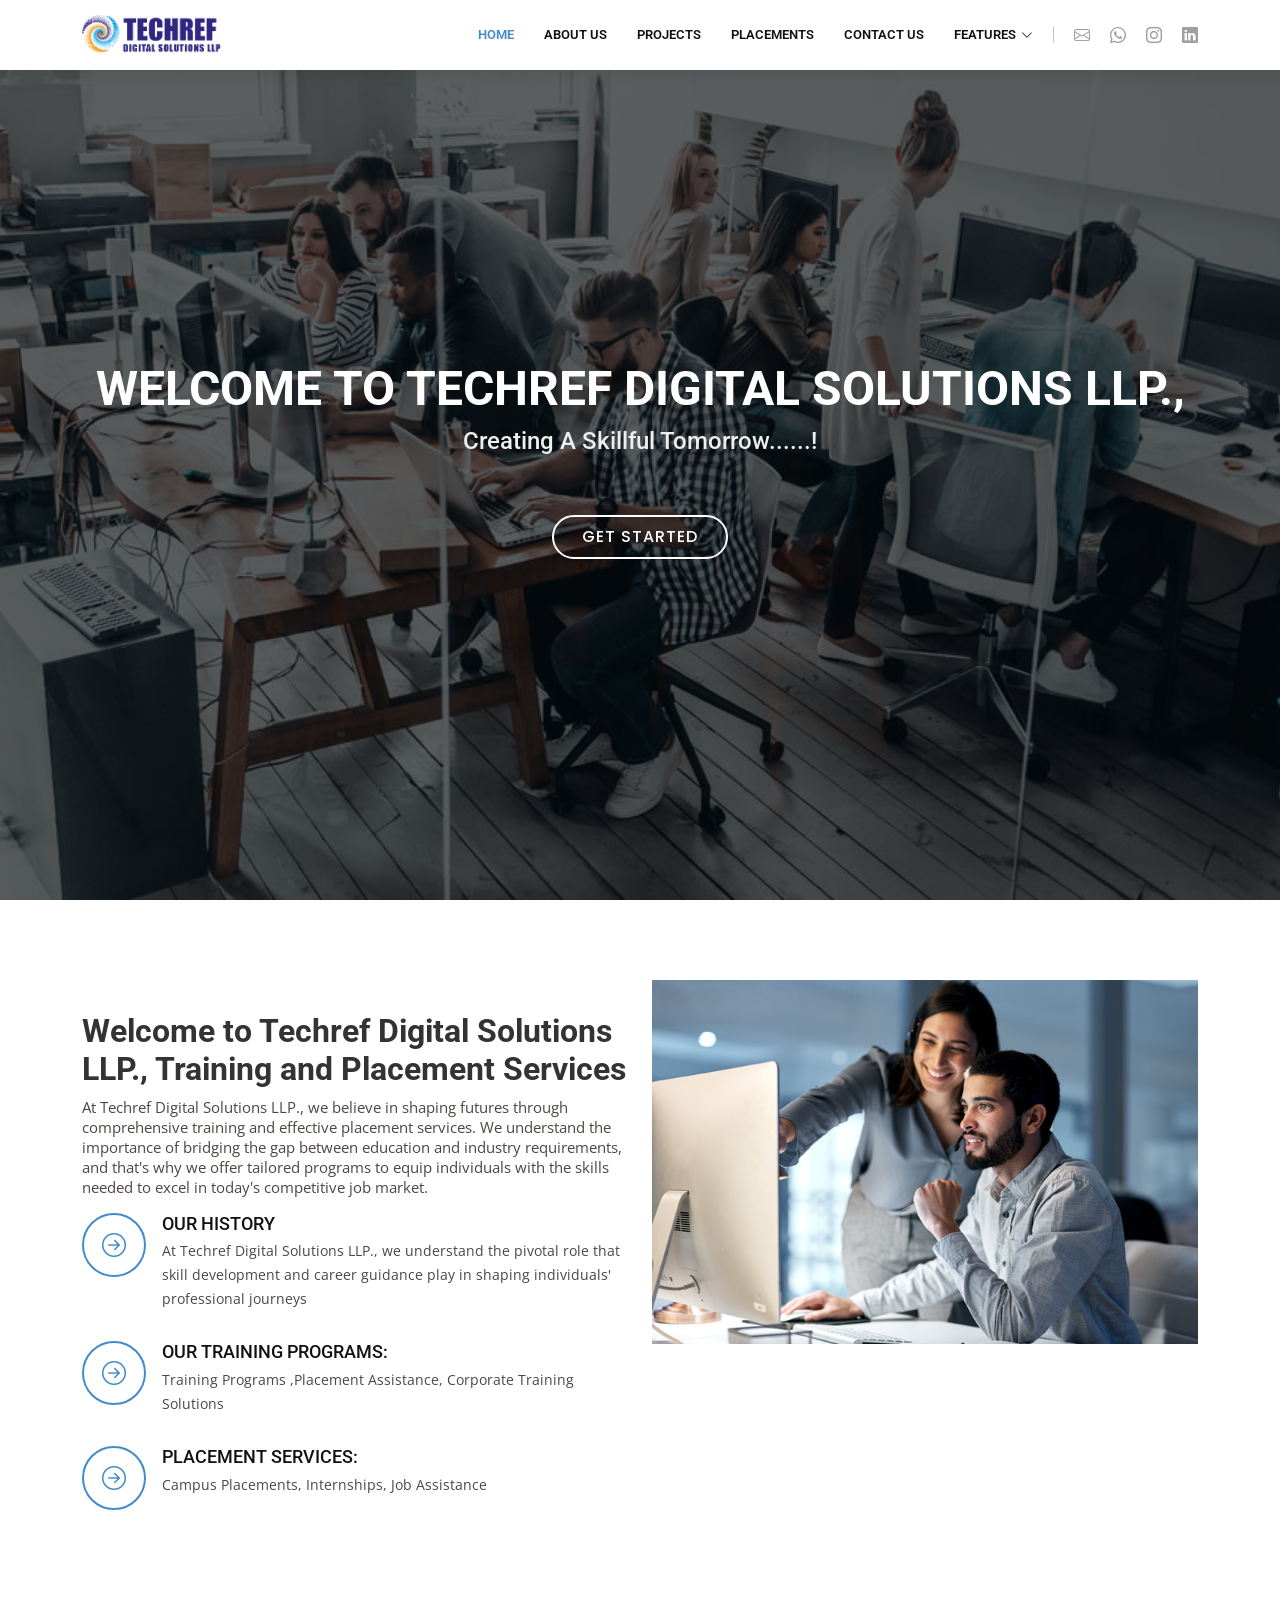
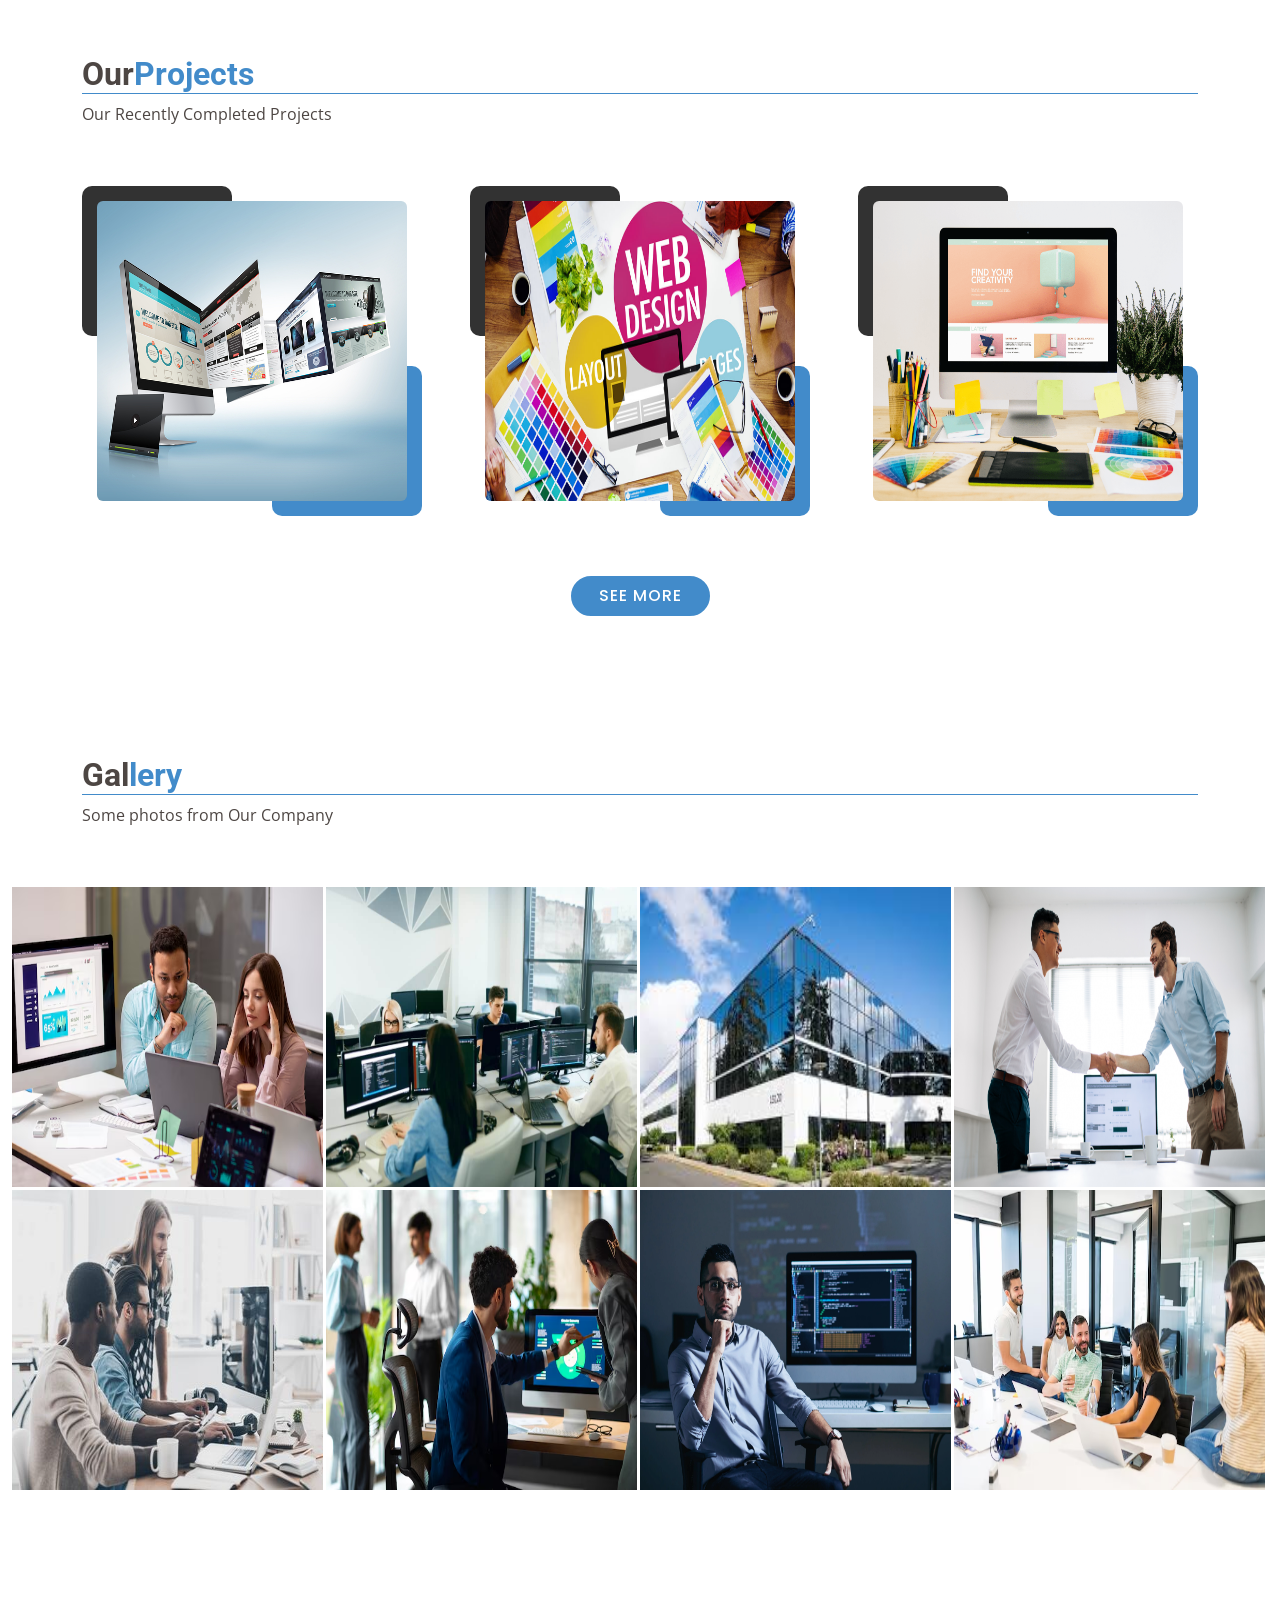
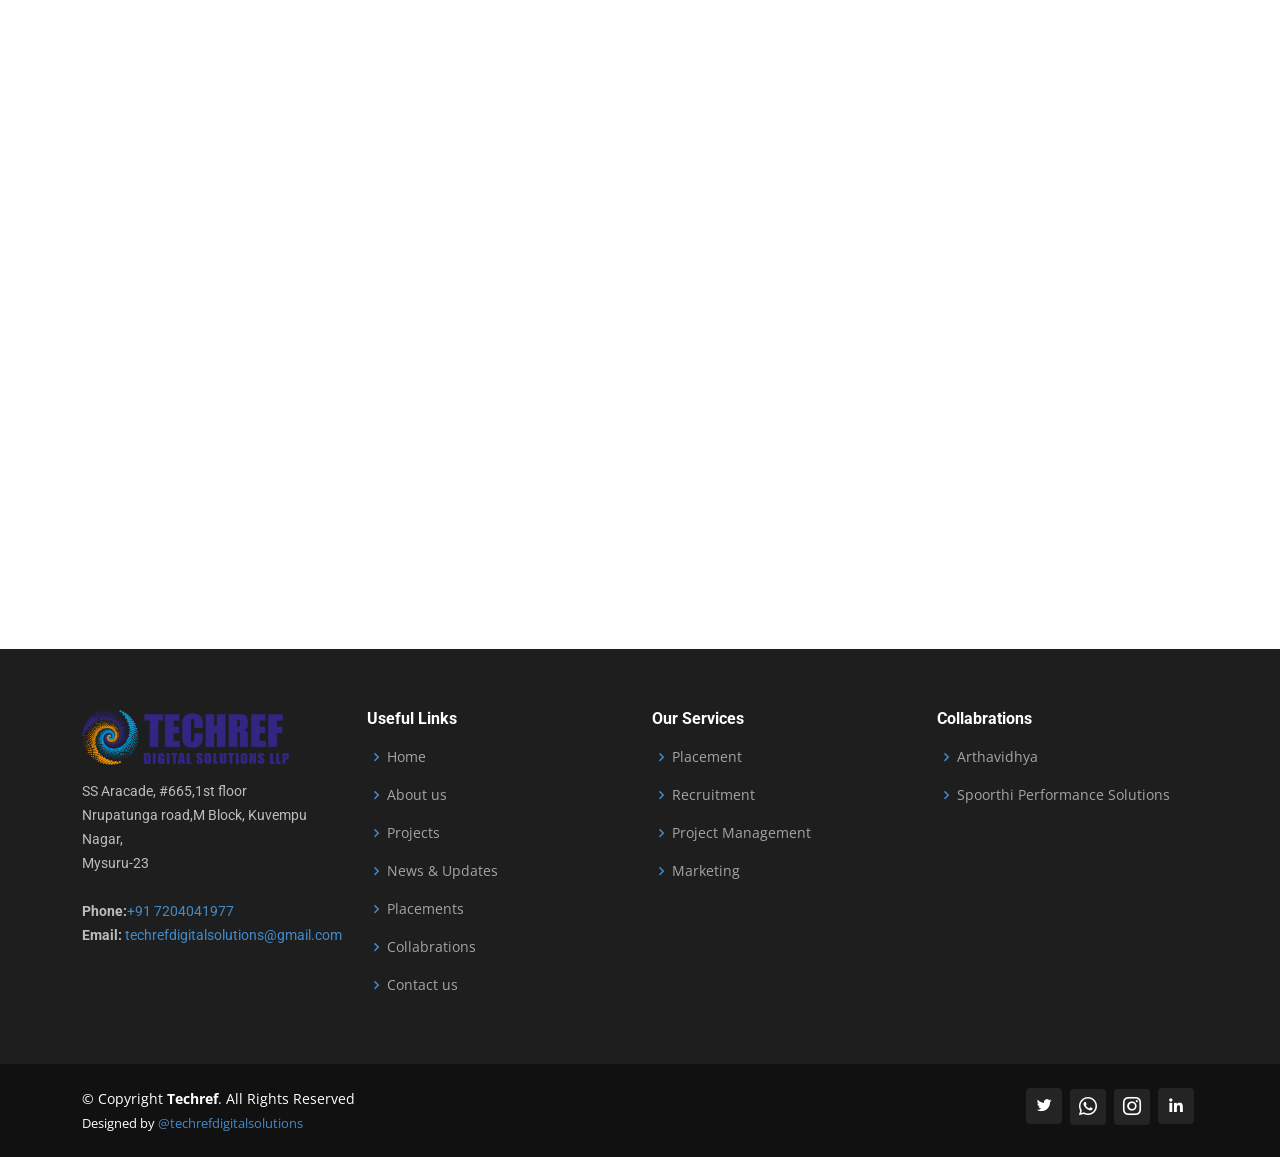
<file: index.html>
<!DOCTYPE html>
<html lang="en">

<head>
  <meta charset="UTF-8">
  <meta name="viewport" content="width=device-width, initial-scale=1.0">
  <title>TECHREF</title>

  <!-- Favicon -->
  <link rel="icon" type="image/x-icon" href="assets\img\favicon (1).ico" />


  <link
    href="https://fonts.googleapis.com/css?family=Open+Sans:300,300i,400,400i,600,600i,700,700i|Roboto:300,300i,400,400i,500,500i,600,600i,700,700i|Poppins:300,300i,400,400i,500,500i,600,600i,700,700i"
    rel="stylesheet">

  <link href="assets/vendor/animate.css/animate.min.css" rel="stylesheet">
  <link href="assets/vendor/aos/aos.css" rel="stylesheet">
  <link href="assets/vendor/bootstrap/css/bootstrap.min.css" rel="stylesheet">
  <link href="assets/vendor/bootstrap-icons/bootstrap-icons.css" rel="stylesheet">
  <link href="assets/vendor/boxicons/css/boxicons.min.css" rel="stylesheet">
  <link href="assets/vendor/glightbox/css/glightbox.min.css" rel="stylesheet">
  <link href="assets/vendor/remixicon/remixicon.css" rel="stylesheet">
  <link href="assets/vendor/swiper/swiper-bundle.min.css" rel="stylesheet">

  <!-- Template Main CSS File -->
  <link href="assets/css/style.css" rel="stylesheet">
</head>

<body>

  <header id="header" class="fixed-top">
    <div class="container d-flex align-items-center">

      <!-- <h1 class="logo me-auto"><a href="index.html"><span>Com</span>pany</a></h1> -->
      <!-- Uncomment below if you prefer to use an image logo -->
      <a href="index.html" class="logo me-auto"><img src="assets/img/Logo.png" alt="" class="img-fluid"></a>

      <nav id="navbar" class="navbar order-last order-lg-0">
        <ul class="nav__list">
          <li class="nav__item"><a href="index.html" class="nav__links active">Home</a></li>

          <li class="nav__item"><a href="about.html" class="nav__links"><span>About us</span></a></li>
          <li class="nav__item"><a href="projects.html" class="nav__links">Projects</a></li>
          <li class="nav__item"><a href="placements.html" class="nav__links">Placements</a></li>

          <li class="nav__item"><a href="contact.html" class="nav__links">Contact us</a></li>

          <li class="dropdown"><a href="#"><span>Features</span> <i class="bi bi-chevron-down"></i></a>
            <ul>
              
              <li class="nav__item"><a href="news-update.html" class="nav__links">News and updates</a></li>
              <li class="nav__item"><a href="collabrations.html" class="nav__links">Collabrations</a></li>
            </ul>
          </li>

        </ul>
        <i class="bi bi-list mobile-nav-toggle"></i>
      </nav><!-- .navbar -->

      <div class="header-social-links d-flex">
        <a href="mailto:techrefdigitalsolutions@gmail.com" class="mail"><i class="bi bi-envelope"></i></a>
        <a href="https://wa.me/7204041977/" class="whatsapp"><i class="bi bi-whatsapp"></i></a>
        <a href="https://www.instagram.com/techref_digital_solutions_llp/?utm_source=ig_web_button_share_sheet&igsh=ODdmZWVhMTFiMw%3D%3D"
          class="instagram"><i class="bu bi-instagram"></i></a>
        <a href="#" class="linkedin"><i class="bu bi-linkedin"></i></i></a>
      </div>

    </div>
  </header><!-- End Header -->




  <!-- ======= Hero Section ======= -->
  <section id="hero">
    <div class="hero-container" data-aos="zoom-in" data-aos-delay="300">
      <h1>Welcome to Techref Digital Solutions LLP.,</h1>
      <h2>Creating A Skillful Tomorrow......!</h2>
      <a href="#about" class="btn-get-started">Get Started</a>
    </div>
  </section><!-- End Hero Section -->

  <main id="main">




    <!-- About section -->

    <section id="about">
      <div class="container" data-aos="fade-up">
        <div class="row about-container">

          <div class="col-lg-6 content order-lg-1 order-2">
            <h2 class="title">Welcome to Techref Digital Solutions LLP., Training and Placement Services</h2>
            <p>
              At Techref Digital Solutions LLP., we believe in shaping futures through comprehensive training and
              effective placement services. We understand the importance of bridging the gap between education and
              industry requirements, and that's why we offer tailored programs to equip individuals with the skills
              needed to excel in today's competitive job market.
            </p>

            <div class="icon-box" data-aos="fade-up" data-aos-delay="100">
              <div class="icon"><i class="bi bi-arrow-right-circle"></i></div>
              <h4 class="title"><a href="">Our History</a></h4>
              <p class="description">At Techref Digital Solutions LLP., we understand the pivotal role that skill
                development and career guidance play in shaping individuals' professional journeys</p>
            </div>

            <div class="icon-box" data-aos="fade-up" data-aos-delay="200">
              <div class="icon"><i class="bi bi-arrow-right-circle"></i></div>
              <h4 class="title"><a href="">Our Training Programs:</a></h4>
              <p class="description">Training Programs ,Placement Assistance, Corporate Training Solutions</p>
            </div>

            <div class="icon-box" data-aos="fade-up" data-aos-delay="300">
              <div class="icon"><i class="bi bi-arrow-right-circle"></i></div>
              <h4 class="title"><a href="">Placement Services:</a></h4>
              <p class="description">Campus Placements, Internships, Job Assistance</p>
            </div>

          </div>

          <div class="col-lg-6 about-img order-lg-2 order-1" data-aos="fade-down" data-aos-delay="100">
            <img src="../assets/img/slide3.jpg" alt="" class="img-fluid">
          </div>
        </div>

      </div>
    </section>

    <!-- End About Section -->


    <!-- Homepage Project Display Section  -->

    <!-- <section id="Project-display" class="Project-display section">

      <div class="container section-title" data-aos="fade-up">
        <h2> Our <span>Projects</span></h2>
        <p>Lorem ipsum dolor sit amet consectetur adipisicing elit. Tenetur, sint!</p>
      </div>

      <div class="container">

        <div class="row gy-4">

          <div class="col-lg-4 col-md-6" data-aos="flip-right" data-aos-delay="100">
            <div class="card h-100">
              <div class="card-img">
                <img src="assets/img/projects-img/project1.jpg" alt="" class="img-fluid">
              </div>
              <h3><a href="#" class="stretched-link">Android task monitoring</a></h3>
              <p>Lorem ipsum, dolor sit amet consectetur adipisicing elit. Eligendi, corrupti.</p>
            </div>
          </div>

          <div class="col-lg-4 col-md-6" data-aos="flip-right" data-aos-delay="200">
            <div class="card h-100">
              <div class="card-img">
                <img src="assets/img/projects-img/project2.webp" alt="" class="img-fluid">
              </div>
              <h3><a href="#" class="stretched-link">Fingerprint-based ATM system</a></h3>
              <p>Lorem ipsum, dolor sit amet consectetur adipisicing elit. Necessitatibus, ullam.</p>
            </div>
          </div>

          <div class="col-lg-4 col-md-6" data-aos="flip-right" data-aos-delay="300">
            <div class="card h-100">
              <div class="card-img">
                <img src="assets/img/projects-img/project3.webp" alt="" class="img-fluid">
              </div>
              <h3><a href="#" class="stretched-link">Fingerprint voting system</a></h3>
              <p>Lorem ipsum dolor sit amet, consectetur adipisicing elit. Quos, eveniet!</p>
            </div>
          </div>


          <div class="d-flex justify-content-center">
            <a href="#projects" class="button">SEE More</a>
          </div>

        </div>

      </div>

    </section> -->



    <!-- Project Display Section -->

    <div class="container-fluid project ">
      <div class="container py-5">
        <div class="section-title" data-aos="fade-up">
          <h2>Our<span>Projects</span></h2>
          <p>Our Recently Completed Projects</p>
        </div><!-- End Section Title -->
        <div class="row g-5">
          <div class="col-md-6 col-lg-4 wow fadeIn" data-wow-delay=".3s">
            <div class="project-item">
              <div class="project-img">
                <img src="assets/img/pg1.jpg" class="img-fluid w-100 rounded" alt="">
                <div class="project-content">
                  <a href="projects.html" class="text-center">
                    <h4 class="text-dark">Web design</h4>
                    <p class="m-0 text-white">Web Analysis</p>
                  </a>
                </div>
              </div>
            </div>
          </div>
          <div class="col-md-6 col-lg-4 wow fadeIn" data-wow-delay=".5s">
            <div class="project-item">
              <div class="project-img">
                <img src="assets/img/pg2.jpg" class="img-fluid w-100 rounded" alt="">
                <div class="project-content">
                  <a href="projects.html" class="text-center">
                    <h4 class="text-dark">Cyber Security</h4>
                    <p class="m-0 text-white">Cyber Security Core</p>
                  </a>
                </div>
              </div>
            </div>
          </div>
          <div class="col-md-6 col-lg-4 wow fadeIn" data-wow-delay=".7s">
            <div class="project-item">
              <div class="project-img">
                <img src="assets/img/pg3.webp" class="img-fluid w-100 rounded" alt="">
                <div class="project-content">
                  <a href="projects.html" class="text-center">
                    <h4 class="text-dark">Mobile Info</h4>
                    <p class="m-0 text-white">Upcomming Phone</p>
                  </a>
                </div>
              </div>
            </div>
          </div>

          <div class="d-flex justify-content-center">
            <a href="projects.html" class="button">SEE More</a>
          </div>

        </div>
      </div>
    </div>






    <!-- Gallery Section styles -->

    <section id="gallery" class="gallery section">

      <!-- Section Title -->
      <div class="container section-title" data-aos="fade-up">
        <h2>Gal<span>lery </span></h2>
        <p>Some photos from Our Company</p>
      </div><!-- End Section Title -->

      <div class="container-fluid" data-aos="fade-up" data-aos-delay="100">

        <div class="row g-0">

          <div class="col-lg-3 col-md-4">
            <div class="gallery-item">
              <a href="assets/img/gallery/gallery1.avif" class="glightbox" data-gallery="images-gallery">
                <img src="assets/img/gallery/gallery1.avif" alt="" class="img-fluid">
              </a>
            </div>
          </div><!-- End Gallery Item -->

          <div class="col-lg-3 col-md-4">
            <div class="gallery-item">
              <a href="assets/img/gallery/gallery2.jpeg" class="glightbox" data-gallery="images-gallery">
                <img src="assets/img/gallery/gallery2.jpeg" alt="" class="img-fluid">
              </a>
            </div>
          </div><!-- End Gallery Item -->

          <div class="col-lg-3 col-md-4">
            <div class="gallery-item">
              <a href="assets/img/gallery/gallery3.jpeg" class="glightbox" data-gallery="images-gallery">
                <img src="assets/img/gallery/gallery3.jpeg" alt="" class="img-fluid">
              </a>
            </div>
          </div><!-- End Gallery Item -->

          <div class="col-lg-3 col-md-4">
            <div class="gallery-item">
              <a href="assets/img/gallery/gallery4.png" class="glightbox" data-gallery="images-gallery">
                <img src="assets/img/gallery/gallery4.png" alt="" class="img-fluid">
              </a>
            </div>
          </div><!-- End Gallery Item -->

          <div class="col-lg-3 col-md-4">
            <div class="gallery-item">
              <a href="assets/img/gallery/gallery5.jpg" class="glightbox" data-gallery="images-gallery">
                <img src="assets/img/gallery/gallery5.jpg" alt="" class="img-fluid">
              </a>
            </div>
          </div><!-- End Gallery Item -->

          <div class="col-lg-3 col-md-4">
            <div class="gallery-item">
              <a href="assets/img/gallery/gallery6.avif" class="glightbox" data-gallery="images-gallery">
                <img src="assets/img/gallery/gallery6.avif" alt="" class="img-fluid">
              </a>
            </div>
          </div><!-- End Gallery Item -->

          <div class="col-lg-3 col-md-4">
            <div class="gallery-item">
              <a href="assets/img/gallery/gallery7.webp" class="glightbox" data-gallery="images-gallery">
                <img src="assets/img/gallery/gallery7.webp" alt="" class="img-fluid">
              </a>
            </div>
          </div><!-- End Gallery Item -->

          <div class="col-lg-3 col-md-4">
            <div class="gallery-item">
              <a href="assets/img/gallery/gallery8.avif" class="glightbox" data-gallery="images-gallery">
                <img src="assets/img/gallery/gallery8.avif" alt="" class="img-fluid">
              </a>
            </div>
          </div><!-- End Gallery Item -->

        </div>

      </div>

    </section>

    <!-- /Gallery Section -->


    <!-- Our Team Section -->

    <!-- <section id="team">
  <div class="container" data-aos="fade-up">
    <div class="row">
      <div class="container section-title" data-aos="fade-up">
        <h2>Our<span>Team</span></h2>
        <p>Our Company Members</p>
      </div>
    </div>

    <div class="row">
      <div class="col-md-4">
        <div class="member">
          <div class="pic"><img src="assets/img/ourteam/team-1.jpg" alt="" data-aos="fade-up" data-aos-delay="200"></div>
          <h4>Walter White</h4>
          <span>Chief Executive Officer</span>
          <div class="social">
            <a href=""><i class="bi bi-twitter"></i></a>
            <a href=""><i class="bi bi-facebook"></i></a>
            <a href=""><i class="bi bi-instagram"></i></a>
            <a href=""><i class="bi bi-linkedin"></i></a>
          </div>
        </div>
      </div>

      <div class="col-md-4">
        <div class="member">
          <div class="pic"><img src="assets/img/ourteam/team-2.jpg" alt="" data-aos="fade-up" data-aos-delay="300"></div>
          <h4>Sarah Jhinson</h4>
          <span>Product Manager</span>
          <div class="social">
            <a href=""><i class="bi bi-twitter"></i></a>
            <a href=""><i class="bi bi-facebook"></i></a>
            <a href=""><i class="bi bi-instagram"></i></a>
            <a href=""><i class="bi bi-linkedin"></i></a>
          </div>
        </div>
      </div>

      <div class="col-md-4">
        <div class="member">
          <div class="pic"><img src="assets/img/ourteam/team-3.jpg" alt="" data-aos="fade-up" data-aos-delay="400"></div>
          <h4>William Anderson</h4>
          <span>CTO</span>
          <div class="social">
            <a href=""><i class="bi bi-twitter"></i></a>
            <a href=""><i class="bi bi-facebook"></i></a>
            <a href=""><i class="bi bi-instagram"></i></a>
            <a href=""><i class="bi bi-linkedin"></i></a>
          </div>
        </div>
      </div>

    </div>
  </div>
</section>

 -->



    <!-- Placements Sections -->


    <section id="placements" class="placements section">

      <!-- Section Title -->
      <div class="container section-title" data-aos="fade-up">
        <h2>Place<span>ments</span></h2>
        <p>Check Our Recruitment Jobs</p>
      </div><!-- End Section Title -->

      <div class="container" data-aos="fade-up" data-aos-delay="100">

        <div class="swiper">
          <script type="application/json" class="swiper-config">
        {
          "loop": true,
          "speed": 600,
          "autoplay": {
            "delay": 5000
          },
          "slidesPerView": "auto",
          "centeredSlides": true,
          "pagination": {
            "el": ".swiper-pagination",
            "type": "bullets",
            "clickable": true
          },
          "breakpoints": {
            "320": {
              "slidesPerView": 1,
              "spaceBetween": 0
            },
            "768": {
              "slidesPerView": 3,
              "spaceBetween": 20
            },
            "1200": {
              "slidesPerView": 5,
              "spaceBetween": 20
            }
          }
        }
      </script>
          <div class="swiper-wrapper align-items-center">
            <div class="swiper-slide"><a class="" href="placements.html"><img src="assets/img/placements/placement0.png"
                  class="img-fluid" alt=""></a></div>
            <div class="swiper-slide"><a class="" href="placements.html"><img src="assets/img/placements/placement1.jpg"
                  class="img-fluid" alt=""></a></div>
            <div class="swiper-slide"><a class="" href="placements.html"><img src="assets/img/placements/placement2.jpg"
                  class="img-fluid" alt=""></a></div>
            <div class="swiper-slide"><a class="" href="placements.html"><img src="assets/img/placements/placement3.jpg"
                  class="img-fluid" alt=""></a></div>
            <div class="swiper-slide"><a class="" href="placements.html"><img src="assets/img/placements/placement4.jpg"
                  class="img-fluid" alt=""></a></div>
            <div class="swiper-slide"><a class="" href="placements.html"><img src="assets/img/placements/placement5.jpg"
                  class="img-fluid" alt=""></a></div>
            <div class="swiper-slide"><a class="" href="placements.html"><img src="assets/img/placements/placement6.jpg"
                  class="img-fluid" alt=""></a></div>
            <div class="swiper-slide"><a class="" href="placements.html"><img src="assets/img/placements/placement7.png"
                  class="img-fluid" alt=""></a></div>
            <div class="swiper-slide"><a class="" href="placements.html"><img src="assets/img/placements/placement8.jpg"
                  class="img-fluid" alt=""></a></div>
            <div class="swiper-slide"><a class="" href="placements.html"><img src="assets/img/placements/placement9.png"
                  class="img-fluid" alt=""></a></div>


          </div>
          <div class="swiper-pagination"></div>
        </div>

      </div>

    </section>

    <!-- placements Section -->




    <!-- Footer Section -->

    <footer id="footer">

      <div class="footer-top">
        <div class="container">
          <div class="row">

            <div class="col-lg-3 col-md-6 footer-contact">
              <a href="index.html" class="foot-logo me-auto"><img src="assets/img/Logo.png" alt=""
                  class="img-fluid"></a>
              <p>
                SS Aracade, #665,1st floor <br>
                Nrupatunga road,M Block, Kuvempu Nagar,<br>
                Mysuru-23 <br><br>
                <strong>Phone:</strong><a href="tel:7204041977">+91 7204041977 </a><br>
                <strong>Email:</strong> <a href="mailto:techrefdigitalsolutions@gmail.com"
                  class="email">techrefdigitalsolutions@gmail.com</a><br>
              </p>
            </div>

            <div class="col-lg-3 col-md-6 footer-links">
              <h4>Useful Links</h4>
              <ul>
                <li><i class="bx bx-chevron-right"></i> <a href="index.html">Home</a></li>
                <li><i class="bx bx-chevron-right"></i> <a href="about.html">About us</a></li>
                <li><i class="bx bx-chevron-right"></i> <a href="projects.html">Projects</a></li>
                <li><i class="bx bx-chevron-right"></i> <a href="news-update.html">News & Updates</a></li>
                <li><i class="bx bx-chevron-right"></i> <a href="placements.html">Placements</a></li>
                <li><i class="bx bx-chevron-right"></i> <a href="collabrations.html">Collabrations</a></li>
                <li><i class="bx bx-chevron-right"></i> <a href="contact.html">Contact us</a></li>
              </ul>
            </div>

            <div class="col-lg-3 col-md-6 footer-links">
              <h4>Our Services</h4>
              <ul>
                <li><i class="bx bx-chevron-right"></i> <a href="#">Placement</a></li>
                <li><i class="bx bx-chevron-right"></i> <a href="#">Recruitment</a></li>
                <li><i class="bx bx-chevron-right"></i> <a href="#">Project Management</a></li>
                <li><i class="bx bx-chevron-right"></i> <a href="#">Marketing</a></li>
              </ul>
            </div>

            <div class="col-lg-3 col-md-6 footer-links">
              <h4>Collabrations</h4>
              <ul>
                <li><i class="bx bx-chevron-right"></i> <a href="#">Arthavidhya</a></li>
                <li><i class="bx bx-chevron-right"></i> <a href="#">Spoorthi Performance Solutions</a></li>
                <!-- <li><i class="bx bx-chevron-right"></i> <a href="#">Project Management</a></li>
            <li><i class="bx bx-chevron-right"></i> <a href="#">Marketing</a></li> -->
              </ul>
            </div>

          </div>
        </div>
      </div>

      <div class="container d-md-flex py-4">

        <div class="me-md-auto text-center text-md-start">
          <div class="copyright">
            &copy; Copyright <strong><span>Techref</span></strong>. All Rights Reserved
          </div>
          <div class="credits"> Designed by <a href="">@techrefdigitalsolutions</a>
          </div>
        </div>
        <div class="social-links text-center text-md-right pt-3 pt-md-0">
          <a href="#" class="twitter"><i class="bx bxl-twitter"></i></a>
          <a href="https://wa.me/7204041977/" class="whatsapp"><i class="bi bi-whatsapp"></i></a>
          <a href="https://www.instagram.com/techref_digital_solutions_llp/?utm_source=ig_web_button_share_sheet&igsh=ODdmZWVhMTFiMw%3D%3D"
            class="instagram"><i class="bu bi-instagram"></i></a>

          <a href="#" class="linkedin"><i class="bx bxl-linkedin"></i></a>
        </div>
      </div>
    </footer>

    <!-- End Footer -->





    <!-- Back to Top Button -->

    <a href="#" class="back-to-top d-flex align-items-center justify-content-center"><i
        class="bi bi-arrow-up-short"></i></a>

    <!-- End of back to top button -->









    <script src="assets/vendor/aos/aos.js"></script>
    <script src="assets/vendor/bootstrap/js/bootstrap.bundle.min.js"></script>
    <script src="assets/vendor/glightbox/js/glightbox.min.js"></script>
    <script src="assets/vendor/isotope-layout/isotope.pkgd.min.js"></script>
    <script src="assets/vendor/swiper/swiper-bundle.min.js"></script>
    <script src="assets/vendor/waypoints/noframework.waypoints.js"></script>


    <!-- Template Main JS File -->
    <script src="assets/js/main.js"></script>



</body>

</html>
</file>
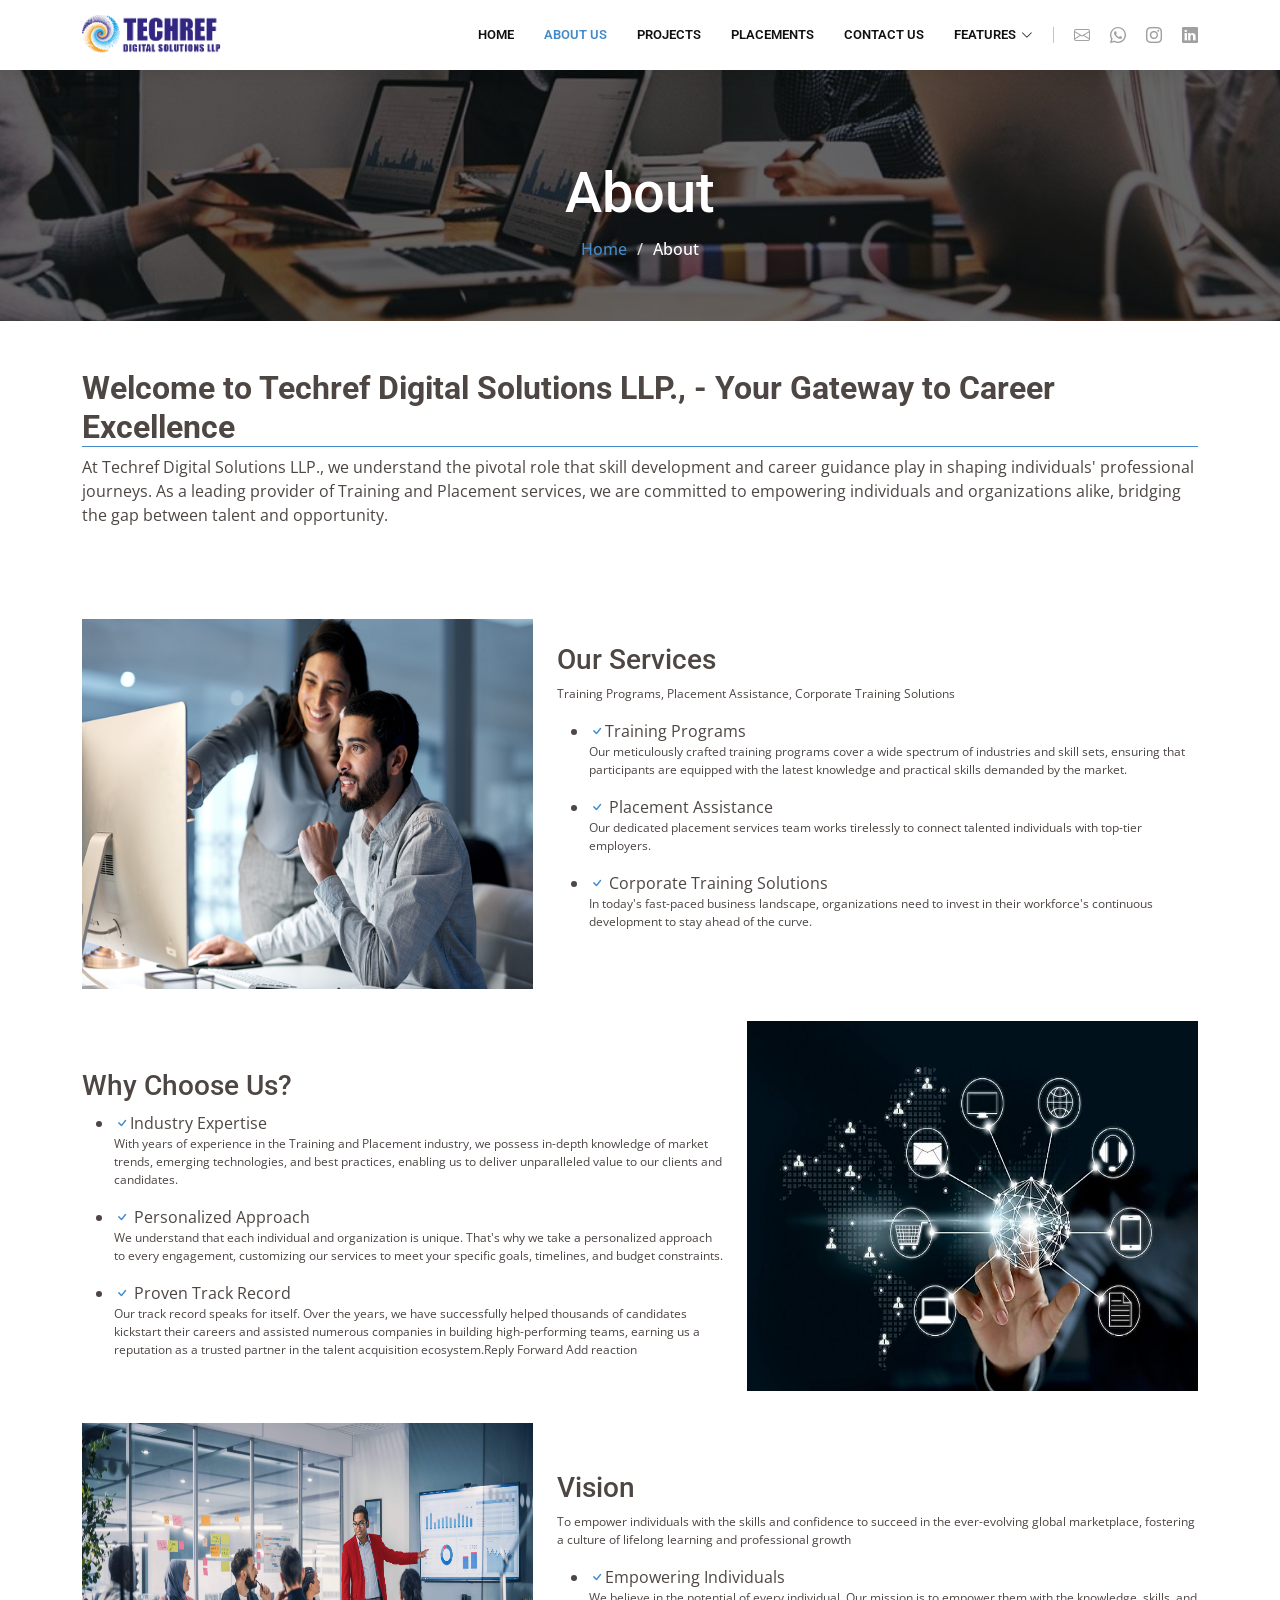
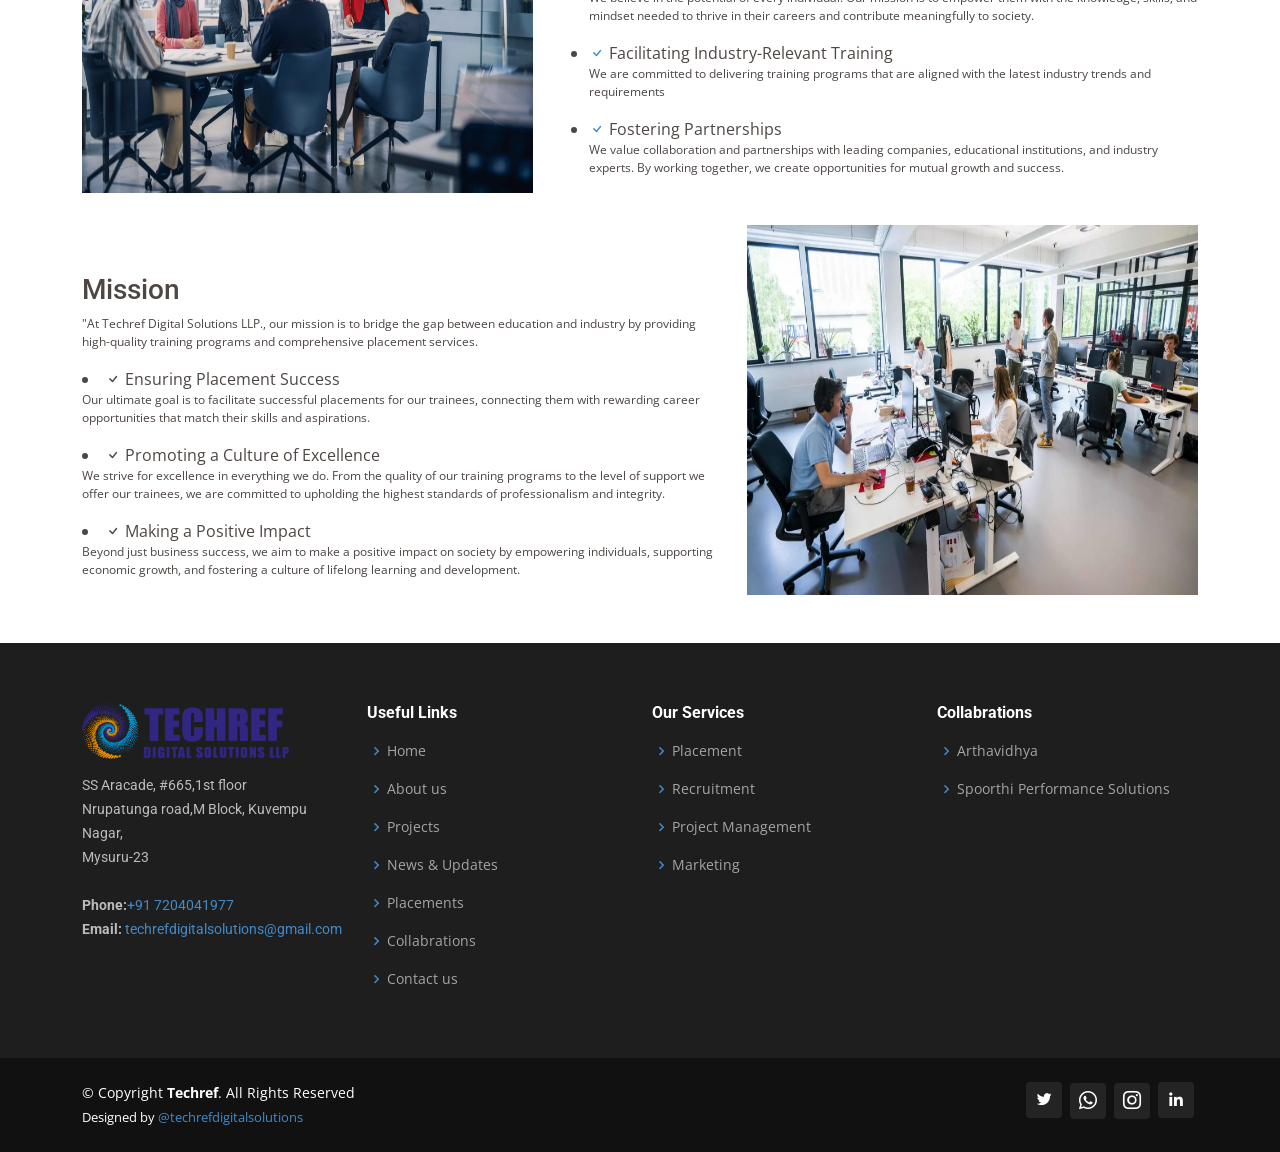
<file: about.html>
<!DOCTYPE html>
<html lang="en">
<head>
    <meta charset="UTF-8">
    <meta name="viewport" content="width=device-width, initial-scale=1.0">
    <title>TECHREF</title>

    <!-- Favicon -->
    <link rel="icon" type="image/x-icon" href="assets\img\favicon (1).ico" />



  <link href="https://fonts.googleapis.com/css?family=Open+Sans:300,300i,400,400i,600,600i,700,700i|Roboto:300,300i,400,400i,500,500i,600,600i,700,700i|Poppins:300,300i,400,400i,500,500i,600,600i,700,700i" rel="stylesheet">

  <link href="assets/vendor/animate.css/animate.min.css" rel="stylesheet">
  <link href="assets/vendor/aos/aos.css" rel="stylesheet">
  <link href="assets/vendor/bootstrap/css/bootstrap.min.css" rel="stylesheet">
  <link href="assets/vendor/bootstrap-icons/bootstrap-icons.css" rel="stylesheet">
  <link href="assets/vendor/boxicons/css/boxicons.min.css" rel="stylesheet">
  <link href="assets/vendor/glightbox/css/glightbox.min.css" rel="stylesheet">
  <link href="assets/vendor/remixicon/remixicon.css" rel="stylesheet">
  <link href="assets/vendor/swiper/swiper-bundle.min.css" rel="stylesheet">

  <!-- Template Main CSS File -->
  <link href="assets/css/style.css" rel="stylesheet">
</head>
<body>
    
  <header id="header" class="fixed-top">
    <div class="container d-flex align-items-center">

      <!-- <h1 class="logo me-auto"><a href="index.html"><span>Com</span>pany</a></h1> -->
      <!-- Uncomment below if you prefer to use an image logo -->
      <a href="index.html" class="logo me-auto"><img src="assets/img/Logo.png" alt="" class="img-fluid"></a>

      <nav id="navbar" class="navbar order-last order-lg-0">
        <ul class="nav__list">
          <li class="nav__item"><a href="index.html" class="nav__links">Home</a></li>

          <li class="nav__item"><a href="about.html" class="nav__links active"><span>About us</span></a></li>
          <li class="nav__item"><a href="projects.html" class="nav__links">Projects</a></li>
          
          <li class="nav__item"><a href="placements.html" class="nav__links">Placements</a></li>
      
          <li class="nav__item"><a href="contact.html" class="nav__links">Contact us</a></li>

          <li class="dropdown"><a href="#"><span>Features</span> <i class="bi bi-chevron-down"></i></a>
            <ul>
              
              <li class="nav__item"><a href="news-update.html" class="nav__links">News and updates</a></li>
              <li class="nav__item"><a href="collabrations.html" class="nav__links">Collabrations</a></li>
            </ul>
          </li>

        </ul>
        <i class="bi bi-list mobile-nav-toggle"></i>
      </nav><!-- .navbar -->

      <div class="header-social-links d-flex">
        <a href="mailto:techrefdigitalsolutions@gmail.com" class="mail"><i class="bi bi-envelope"></i></a>
        <a href="https://wa.me/7204041977/" class="whatsapp"><i class="bi bi-whatsapp"></i></a>
        <a href="https://www.instagram.com/techref_digital_solutions_llp/?utm_source=ig_web_button_share_sheet&igsh=ODdmZWVhMTFiMw%3D%3D" class="instagram"><i class="bu bi-instagram"></i></a>
        <a href="#" class="linkedin"><i class="bu bi-linkedin"></i></i></a>
      </div>

    </div>
  </header><!-- End Header -->



  <!-- Page Title -->
  <div class="page-title" data-aos="fade" style="background-image: url(assets/img/slide2.jpg);">
    <div class="container position-relative">
      <h1>About</h1>
      <nav class="breadcrumbs">
        <ol>
          <li><a href="index.html">Home</a></li>
          <li class="current">About</li>
        </ol>
      </nav>
    </div>
  </div><!-- End Page Title -->




  <!-- About Section -->
  <section id="work-process" class="work-process mt-5 mb-5 ">
    <div class="container">

      <div class="section-title" data-aos="fade-up">
        <h2>Welcome to Techref Digital Solutions LLP., - Your Gateway to Career Excellence</h2>
        <p>At Techref Digital Solutions LLP.,  we understand the pivotal role that skill development and career guidance play in shaping individuals' professional journeys. As a leading provider of Training and Placement services, we are committed to empowering individuals and organizations alike, bridging the gap between talent and opportunity.</p>
      </div>

      <div class="row content">
        <div class="col-md-5" data-aos="fade-up">
          <img src="assets/img/slide3.jpg" class="img-fluid" alt="">
        </div>
        <div class="col-md-7 pt-4" data-aos="fade-up">
          <h3>Our Services</h3>
          <p>
            Training Programs, Placement Assistance, Corporate Training Solutions
          </p>
          <ul>
            <li><i class="bi bi-check"></i>Training Programs <P>Our meticulously crafted training programs cover a wide spectrum of industries and skill sets, ensuring that participants are equipped with the latest knowledge and practical skills demanded by the market.</P></li>
            <li><i class="bi bi-check"></i> Placement Assistance <p>Our dedicated placement services team works tirelessly to connect talented individuals with top-tier employers.</p></li>
            <li><i class="bi bi-check"></i> Corporate Training Solutions <p>In today's fast-paced business landscape, organizations need to invest in their workforce's continuous development to stay ahead of the curve.</p></li>
          
          </ul>
        </div>
      </div>

      <div class="row content">
        <div class="col-md-5 order-1 order-md-2" data-aos="fade-up">
          <img src="assets/img/slide4.jpg" class="img-fluid" alt="">
        </div>
        <div class="col-md-7 pt-5 order-2 order-md-1" data-aos="fade-up">
          <h3>Why Choose Us?</h3>
          <ul>
            <li><i class="bi bi-check"></i>Industry Expertise <P>With years of experience in the Training and Placement industry, we possess in-depth knowledge of market trends, emerging technologies, and best practices, enabling us to deliver unparalleled value to our clients and candidates.</P></li>
            <li><i class="bi bi-check"></i> Personalized Approach <p>We understand that each individual and organization is unique. That's why we take a personalized approach to every engagement, customizing our services to meet your specific goals, timelines, and budget constraints.</p></li>
            <li><i class="bi bi-check"></i> Proven Track Record <p>Our track record speaks for itself. Over the years, we have successfully helped thousands of candidates kickstart their careers and assisted numerous companies in building high-performing teams, earning us a reputation as a trusted partner in the talent acquisition ecosystem.Reply Forward Add reaction
              </p></li>
          
          </ul>
        </div>
      </div>

      <div class="row content">
        <div class="col-md-5" data-aos="fade-up">
          <img src="assets/img/ab2.jpg" class="img-fluid" alt="">
        </div>
        <div class="col-md-7 pt-5" data-aos="fade-up">
          <h3>Vision</h3>
          <p>To empower individuals with the skills and confidence to succeed in the ever-evolving global marketplace, fostering a culture of lifelong learning and professional growth</p>
          <ul>
            <li><i class="bi bi-check"></i>Empowering Individuals <p>We believe in the potential of every individual. Our mission is to empower them with the knowledge, skills, and mindset needed to thrive in their careers and contribute meaningfully to society.

            </p></li>
            <li><i class="bi bi-check"></i> Facilitating Industry-Relevant Training <p>We are committed to delivering training programs that are aligned with the latest industry trends and requirements</p></li>
            <li><i class="bi bi-check"></i> Fostering Partnerships <p>We value collaboration and partnerships with leading companies, educational institutions, and industry experts. By working together, we create opportunities for mutual growth and success.</p></li>
           

          
          </ul>
        </div>
      </div>

      <div class="row content">
        <div class="col-md-5 order-1 order-md-2" data-aos="fade-up">
          <img src="assets/img/ab1.webp" class="img-fluid" alt="">
        </div>
        <div class="col-md-7 pt-5 order-2 order-md-1" data-aos="fade-up">
          <h3> Mission</h3>
          <p >
            "At Techref Digital Solutions LLP., our mission is to bridge the gap between education and industry by providing high-quality training programs and comprehensive placement services.
          </p>
          <ul></ul>
          <li><i class="bi bi-check"></i> Ensuring Placement Success <p>Our ultimate goal is to facilitate successful placements for our trainees, connecting them with rewarding career opportunities that match their skills and aspirations.</p></li>
          <li><i class="bi bi-check"></i> Promoting a Culture of Excellence <p>We strive for excellence in everything we do. From the quality of our training programs to the level of support we offer our trainees, we are committed to upholding the highest standards of professionalism and integrity.</p></li>
          <li><i class="bi bi-check"></i> Making a Positive Impact <p> Beyond just business success, we aim to make a positive impact on society by empowering individuals, supporting economic growth, and fostering a culture of lifelong learning and development.</p></li>
       
        </ul>
        </div>
      </div>

    </div>
  </section>
















  <!-- Footer Section -->

<footer id="footer">

    <div class="footer-top">
      <div class="container">
        <div class="row">
  
          <div class="col-lg-3 col-md-6 footer-contact">
            <a href="index.html" class="foot-logo me-auto"><img src="assets/img/Logo.png" alt="" class="img-fluid"></a>
            <p>
              SS Aracade, #665,1st floor <br>
              Nrupatunga road,M Block, Kuvempu Nagar,<br>
              Mysuru-23 <br><br>
              <strong>Phone:</strong><a href="tel:7204041977">+91 7204041977 </a><br>
            <strong>Email:</strong> <a href="mailto:techrefdigitalsolutions@gmail.com" class="email">techrefdigitalsolutions@gmail.com</a><br>
        </p>
          </div>
  
          <div class="col-lg-3 col-md-6 footer-links">
            <h4>Useful Links</h4>
            <ul>
              <li><i class="bx bx-chevron-right"></i> <a href="index.html">Home</a></li>
              <li><i class="bx bx-chevron-right"></i> <a href="about.html">About us</a></li>
              <li><i class="bx bx-chevron-right"></i> <a href="projects.html">Projects</a></li>
              <li><i class="bx bx-chevron-right"></i> <a href="news-update.html">News & Updates</a></li>
              <li><i class="bx bx-chevron-right"></i> <a href="placements.html">Placements</a></li>
              <li><i class="bx bx-chevron-right"></i> <a href="collabrations.html">Collabrations</a></li>
              <li><i class="bx bx-chevron-right"></i> <a href="contact.html">Contact us</a></li>
            </ul>
          </div>
  
          <div class="col-lg-3 col-md-6 footer-links">
            <h4>Our Services</h4>
            <ul>
              <li><i class="bx bx-chevron-right"></i> <a href="#">Placement</a></li>
              <li><i class="bx bx-chevron-right"></i> <a href="#">Recruitment</a></li>
              <li><i class="bx bx-chevron-right"></i> <a href="#">Project Management</a></li>
              <li><i class="bx bx-chevron-right"></i> <a href="#">Marketing</a></li>
            </ul>
          </div>
  
          <div class="col-lg-3 col-md-6 footer-links">
            <h4>Collabrations</h4>
            <ul>
              <li><i class="bx bx-chevron-right"></i> <a href="#">Arthavidhya</a></li>
              <li><i class="bx bx-chevron-right"></i> <a href="#">Spoorthi Performance Solutions</a></li>
              <!-- <li><i class="bx bx-chevron-right"></i> <a href="#">Project Management</a></li>
              <li><i class="bx bx-chevron-right"></i> <a href="#">Marketing</a></li> -->
            </ul>
          </div>
  
        </div>
      </div>
    </div>
  
    <div class="container d-md-flex py-4">
  
      <div class="me-md-auto text-center text-md-start">
        <div class="copyright">
          &copy; Copyright <strong><span>Techref</span></strong>. All Rights Reserved
        </div>
        <div class="credits"> Designed by <a href="">@techrefdigitalsolutions</a>
        </div>
      </div>
      <div class="social-links text-center text-md-right pt-3 pt-md-0">
        <a href="#" class="twitter"><i class="bx bxl-twitter"></i></a>
        <a href="https://wa.me/7204041977/" class="whatsapp"><i class="bi bi-whatsapp"></i></a>
        <a href="https://www.instagram.com/techref_digital_solutions_llp/?utm_source=ig_web_button_share_sheet&igsh=ODdmZWVhMTFiMw%3D%3D" class="instagram"><i class="bu bi-instagram"></i></a>
         <a href="#" class="linkedin"><i class="bx bxl-linkedin"></i></a>
      </div>
    </div>
  </footer>
  
  <!-- End Footer -->
  
  
  <!-- Back to Top Button -->
  
  <a href="#" class="back-to-top d-flex align-items-center justify-content-center"><i class="bi bi-arrow-up-short"></i></a>
  
  <!-- End of back to top button -->
  
  
  
  
  
  
  
  
  
  <script src="assets/vendor/aos/aos.js"></script>
  <script src="assets/vendor/bootstrap/js/bootstrap.bundle.min.js"></script>
  <script src="assets/vendor/glightbox/js/glightbox.min.js"></script>
  <script src="assets/vendor/isotope-layout/isotope.pkgd.min.js"></script>
  <script src="assets/vendor/swiper/swiper-bundle.min.js"></script>
  <script src="assets/vendor/waypoints/noframework.waypoints.js"></script>

  
  <!-- Template Main JS File -->
  <script src="assets/js/main.js"></script>
  
  
  
  </body>
  </html>
</file>
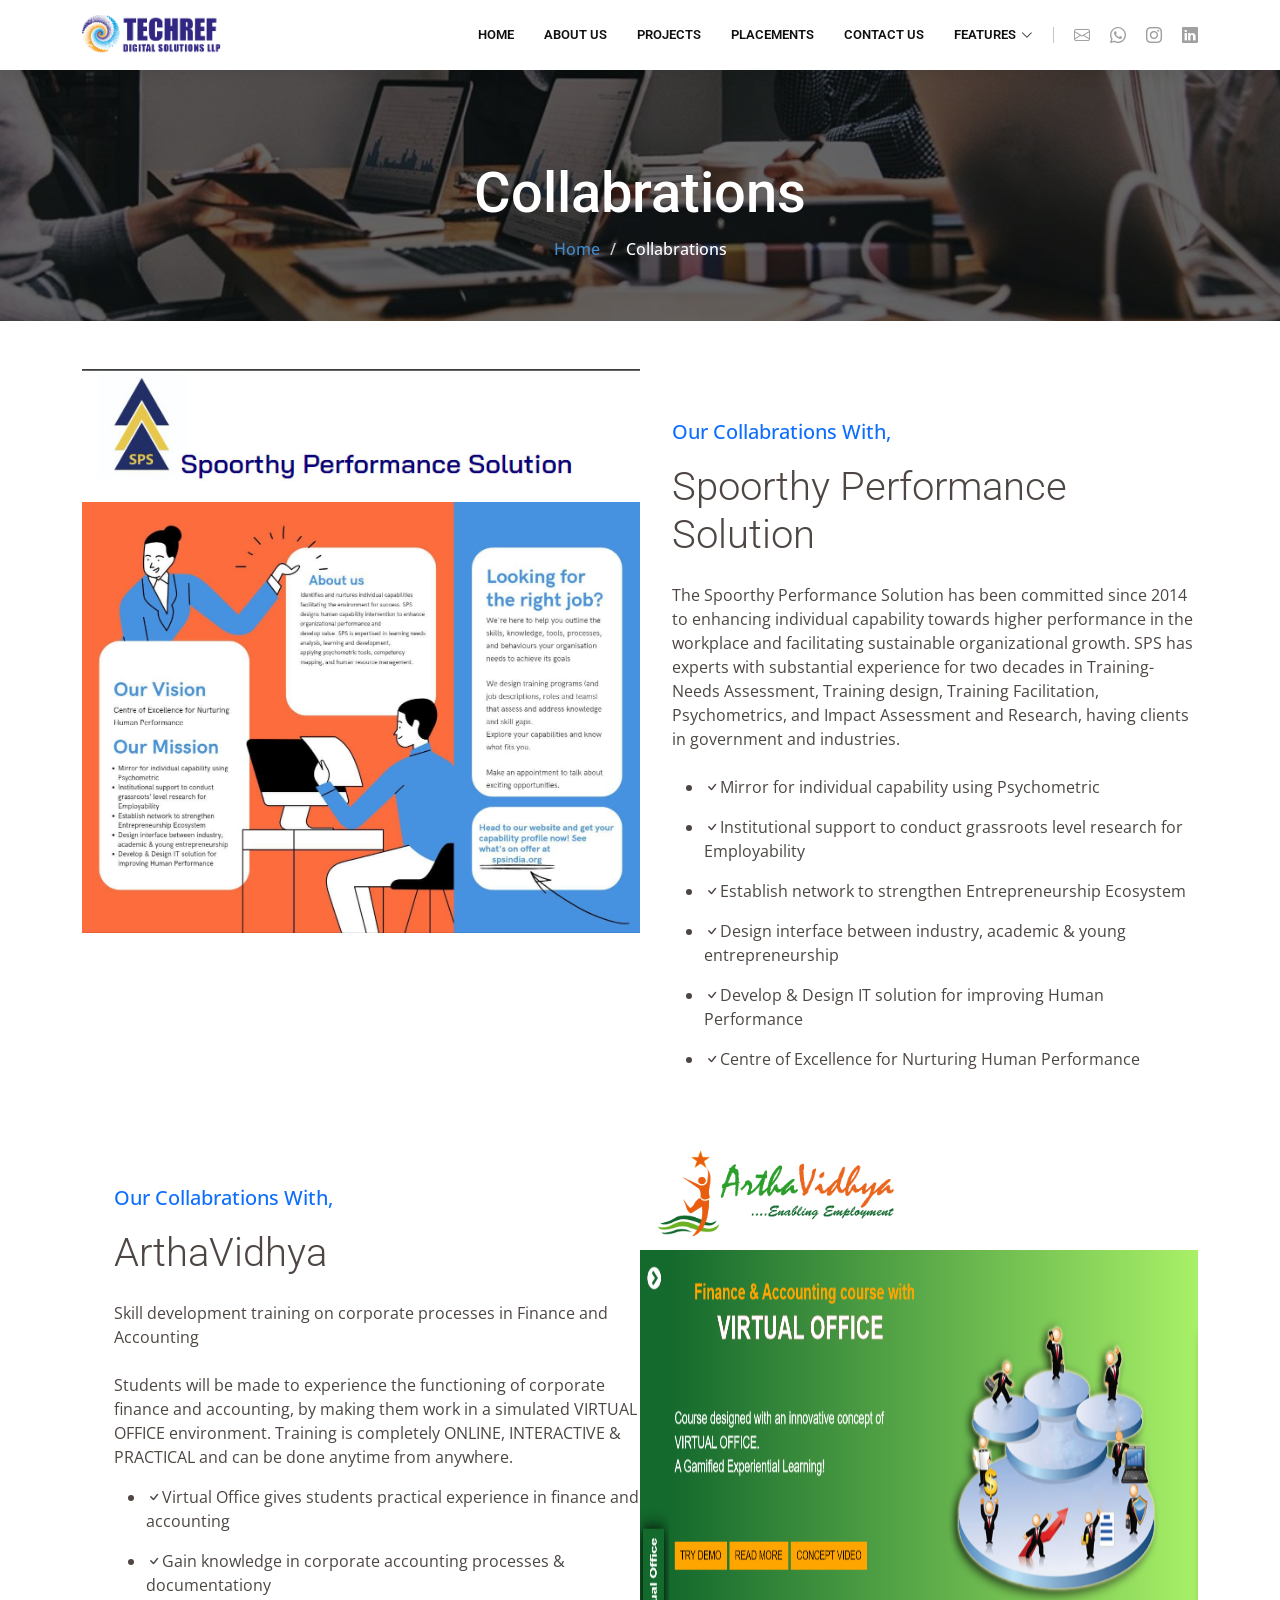
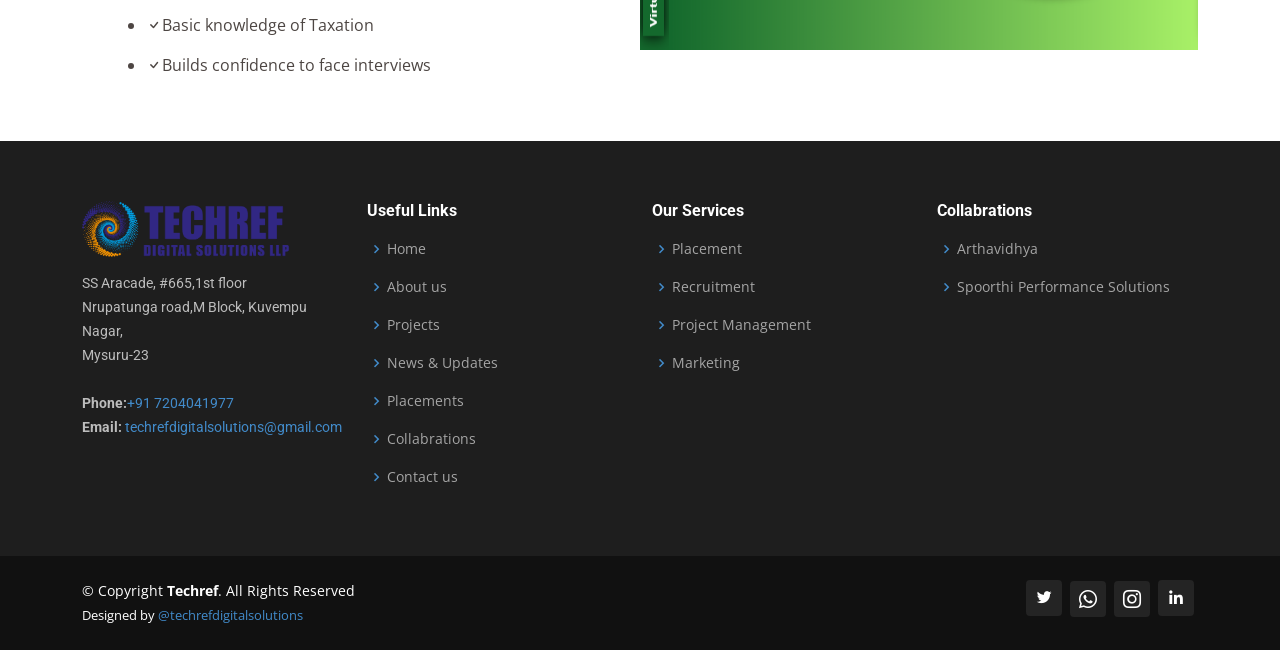
<file: collabrations.html>
<!DOCTYPE html>
<html lang="en">
<head>
    <meta charset="UTF-8">
    <meta name="viewport" content="width=device-width, initial-scale=1.0">
    <title>TECHREF</title>

    <!-- Favicon -->
    <link rel="icon" type="image/x-icon" href="assets\img\favicon (1).ico" />



  <link href="https://fonts.googleapis.com/css?family=Open+Sans:300,300i,400,400i,600,600i,700,700i|Roboto:300,300i,400,400i,500,500i,600,600i,700,700i|Poppins:300,300i,400,400i,500,500i,600,600i,700,700i" rel="stylesheet">

  <link href="assets/vendor/animate.css/animate.min.css" rel="stylesheet">
  <link href="assets/vendor/aos/aos.css" rel="stylesheet">
  <link href="assets/vendor/bootstrap/css/bootstrap.min.css" rel="stylesheet">
  <link href="assets/vendor/bootstrap-icons/bootstrap-icons.css" rel="stylesheet">
  <link href="assets/vendor/boxicons/css/boxicons.min.css" rel="stylesheet">
  <link href="assets/vendor/glightbox/css/glightbox.min.css" rel="stylesheet">
  <link href="assets/vendor/remixicon/remixicon.css" rel="stylesheet">
  <link href="assets/vendor/swiper/swiper-bundle.min.css" rel="stylesheet">

  <!-- Template Main CSS File -->
  <link href="assets/css/style.css" rel="stylesheet">
</head>
<body>
    
  <header id="header" class="fixed-top">
    <div class="container d-flex align-items-center">

      <!-- <h1 class="logo me-auto"><a href="index.html"><span>Com</span>pany</a></h1> -->
      <!-- Uncomment below if you prefer to use an image logo -->
      <a href="index.html" class="logo me-auto"><img src="assets/img/Logo.png" alt="" class="img-fluid"></a>

      <nav id="navbar" class="navbar order-last order-lg-0">
        <ul class="nav__list">
          <li class="nav__item"><a href="index.html" class="nav__links">Home</a></li>

          <li class="nav__item"><a href="about.html" class="nav__links"><span>About us</span></a></li>
          <li class="nav__item"><a href="projects.html" class="nav__links">Projects</a></li>
         
          <li class="nav__item"><a href="placements.html" class="nav__links">Placements</a></li>
          
          <li class="nav__item"><a href="contact.html" class="nav__links">Contact us</a></li>

          <li class="dropdown"><a href="#"><span>Features</span> <i class="bi bi-chevron-down"></i></a>
            <ul>
              
              <li class="nav__item"><a href="news-update.html" class="nav__links">News and updates</a></li>
              <li class="nav__item"><a href="collabrations.html" class="nav__links active">Collabrations</a></li>
            </ul>
          </li>

        </ul>
        <i class="bi bi-list mobile-nav-toggle"></i>
      </nav><!-- .navbar -->

      <div class="header-social-links d-flex">
        <a href="mailto:techrefdigitalsolutions@gmail.com" class="mail"><i class="bi bi-envelope"></i></a>
        <a href="https://wa.me/7204041977/" class="whatsapp"><i class="bi bi-whatsapp"></i></a>
        <a href="https://www.instagram.com/techref_digital_solutions_llp/?utm_source=ig_web_button_share_sheet&igsh=ODdmZWVhMTFiMw%3D%3D" class="instagram"><i class="bu bi-instagram"></i></a>
        <a href="#" class="linkedin"><i class="bu bi-linkedin"></i></i></a>
      </div>

    </div>
  </header><!-- End Header -->



  <!-- Page Title -->
  <div class="page-title" data-aos="fade" style="background-image: url(assets/img/slide2.jpg);">
    <div class="container position-relative">
      <h1>Collabrations</h1>
      <nav class="breadcrumbs">
        <ol>
          <li><a href="index.html">Home</a></li>
          <li class="current">Collabrations</li>
        </ol>
      </nav>
    </div>
  </div><!-- End Page Title -->




  <!-- Collabrations Section  -->

  <div class="container-xxl collabrations my-5">
    <div class="container">
        
        <div class="row g-0">
            <div class="col-lg-6 collab-img">
                <img src="assets/img/collabration/sps1.jpg" alt="" class="img-fluid">
                <img src="assets/img/collabration/sps3.jpeg" alt="" class="img-fluid">
                
            </div>
            <div class="col-lg-6 pt-lg-5 wow fadeIn" data-wow-delay="0.5s">
                <div class="bg-white colab-content rounded-top  ">
                    <p class="fs-5 fw-medium text-primary">Our Collabrations With,</p>
                    <h1 class="display-6 mb-4">Spoorthy Performance Solution</h1>
                    <p class="mb-4">The Spoorthy Performance Solution has been committed since 2014 to enhancing individual capability towards higher performance in the workplace and facilitating sustainable organizational growth. SPS has experts with substantial experience for two decades in Training- Needs Assessment, Training design, Training Facilitation, Psychometrics, and Impact Assessment and Research, having clients in government and industries.</p>
                    <ul>
                        <li><i class="bi bi-check"></i>Mirror for individual capability using Psychometric</P></li>
                        <li><i class="bi bi-check"></i>Institutional support to conduct grassroots level research for Employability</p></li>
                        <li><i class="bi bi-check"></i>Establish network to strengthen Entrepreneurship Ecosystem</p></li>
                        <li><i class="bi bi-check"></i>Design interface between industry, academic & young entrepreneurship</p></li>
                        <li><i class="bi bi-check"></i>Develop & Design IT solution for improving Human Performance</p></li>
                        <li><i class="bi bi-check"></i>Centre of Excellence for Nurturing Human Performance</p></li>
                      </ul>
                </div>
            </div>
        </div>
    </div>
</div>


<div class="container-xxl collabrations my-5">
  <div class="container">
      
      <div class="row g-0">
          
          <div class="col-lg-6 pt-lg-5 wow fadeIn" data-wow-delay="0.5s">
              <div class="bg-white colab-content rounded-top  ">
                  <p class="fs-5 fw-medium text-primary">Our Collabrations With,</p>
                  <h1 class="display-6 mb-4"> ArthaVidhya
                    </h1>
                  <p class="mb-4">Skill development training on corporate processes in Finance and Accounting</p>

                  <p>Students will be made to experience the functioning of corporate finance and accounting, by making them work in a simulated VIRTUAL OFFICE environment.
                    Training is completely ONLINE, INTERACTIVE & PRACTICAL and can be done anytime from anywhere. </p>
                  <ul>
                      <li><i class="bi bi-check"></i>Virtual Office gives students practical experience in finance and accounting</P></li>
                      <li><i class="bi bi-check"></i>Gain knowledge in corporate accounting processes & documentationy</p></li>
                      <li><i class="bi bi-check"></i>Basic knowledge of Taxation</p></li>
                      <li><i class="bi bi-check"></i>Builds confidence to face interviews</p></li>
                    
                    </ul>
              </div>
          </div>

          <div class="col-lg-6 collab-img">
            <img src="assets/img/collabration/arth2.png" alt="" class="img-fluid">
            <img src="assets/img/collabration/arth1.png" alt="" class="img-fluid arth-img">
            
        </div>
      </div>
  </div>
</div>
<!-- About End -->

























   <!-- Footer Section -->

<footer id="footer">

    <div class="footer-top">
      <div class="container">
        <div class="row">
  
          <div class="col-lg-3 col-md-6 footer-contact">
            <a href="index.html" class="foot-logo me-auto"><img src="assets/img/Logo.png" alt="" class="img-fluid"></a>
            <p>
              SS Aracade, #665,1st floor <br>
              Nrupatunga road,M Block, Kuvempu Nagar,<br>
              Mysuru-23 <br><br>
              <strong>Phone:</strong><a href="tel:7204041977">+91 7204041977 </a><br>
            <strong>Email:</strong> <a href="mailto:techrefdigitalsolutions@gmail.com" class="email">techrefdigitalsolutions@gmail.com</a><br>
        </p>
          </div>
  
          <div class="col-lg-3 col-md-6 footer-links">
            <h4>Useful Links</h4>
            <ul>
              <li><i class="bx bx-chevron-right"></i> <a href="index.html">Home</a></li>
              <li><i class="bx bx-chevron-right"></i> <a href="about.html">About us</a></li>
              <li><i class="bx bx-chevron-right"></i> <a href="projects.html">Projects</a></li>
              <li><i class="bx bx-chevron-right"></i> <a href="news-update.html">News & Updates</a></li>
              <li><i class="bx bx-chevron-right"></i> <a href="placements.html">Placements</a></li>
              <li><i class="bx bx-chevron-right"></i> <a href="collabrations.html">Collabrations</a></li>
              <li><i class="bx bx-chevron-right"></i> <a href="contact.html">Contact us</a></li>
            </ul>
          </div>
  
          <div class="col-lg-3 col-md-6 footer-links">
            <h4>Our Services</h4>
            <ul>
              <li><i class="bx bx-chevron-right"></i> <a href="#">Placement</a></li>
              <li><i class="bx bx-chevron-right"></i> <a href="#">Recruitment</a></li>
              <li><i class="bx bx-chevron-right"></i> <a href="#">Project Management</a></li>
              <li><i class="bx bx-chevron-right"></i> <a href="#">Marketing</a></li>
            </ul>
          </div>
  
          <div class="col-lg-3 col-md-6 footer-links">
            <h4>Collabrations</h4>
            <ul>
              <li><i class="bx bx-chevron-right"></i> <a href="#">Arthavidhya</a></li>
              <li><i class="bx bx-chevron-right"></i> <a href="#">Spoorthi Performance Solutions</a></li>
              <!-- <li><i class="bx bx-chevron-right"></i> <a href="#">Project Management</a></li>
              <li><i class="bx bx-chevron-right"></i> <a href="#">Marketing</a></li> -->
            </ul>
          </div>
  
        </div>
      </div>
    </div>
  
    <div class="container d-md-flex py-4">
  
      <div class="me-md-auto text-center text-md-start">
        <div class="copyright">
          &copy; Copyright <strong><span>Techref</span></strong>. All Rights Reserved
        </div>
        <div class="credits"> Designed by <a href="">@techrefdigitalsolutions</a>
        </div>
      </div>
      <div class="social-links text-center text-md-right pt-3 pt-md-0">
        <a href="#" class="twitter"><i class="bx bxl-twitter"></i></a>
        <a href="https://wa.me/7204041977/" class="whatsapp"><i class="bi bi-whatsapp"></i></a>
        <a href="https://www.instagram.com/techref_digital_solutions_llp/?utm_source=ig_web_button_share_sheet&igsh=ODdmZWVhMTFiMw%3D%3D" class="instagram"><i class="bu bi-instagram"></i></a>
         <a href="#" class="linkedin"><i class="bx bxl-linkedin"></i></a>
      </div>
    </div>
  </footer>
  
  <!-- End Footer -->
  
  
  <!-- Back to Top Button -->
  
  <a href="#" class="back-to-top d-flex align-items-center justify-content-center"><i class="bi bi-arrow-up-short"></i></a>
  
  <!-- End of back to top button -->
  
  
  
  
  
  
  
  
  
  <script src="assets/vendor/aos/aos.js"></script>
  <script src="assets/vendor/bootstrap/js/bootstrap.bundle.min.js"></script>
  <script src="assets/vendor/glightbox/js/glightbox.min.js"></script>
  <script src="assets/vendor/isotope-layout/isotope.pkgd.min.js"></script>
  <script src="assets/vendor/swiper/swiper-bundle.min.js"></script>
  <script src="assets/vendor/waypoints/noframework.waypoints.js"></script>

  
  <!-- Template Main JS File -->
  <script src="assets/js/main.js"></script>
  
  
  
  </body>
  </html>
</file>
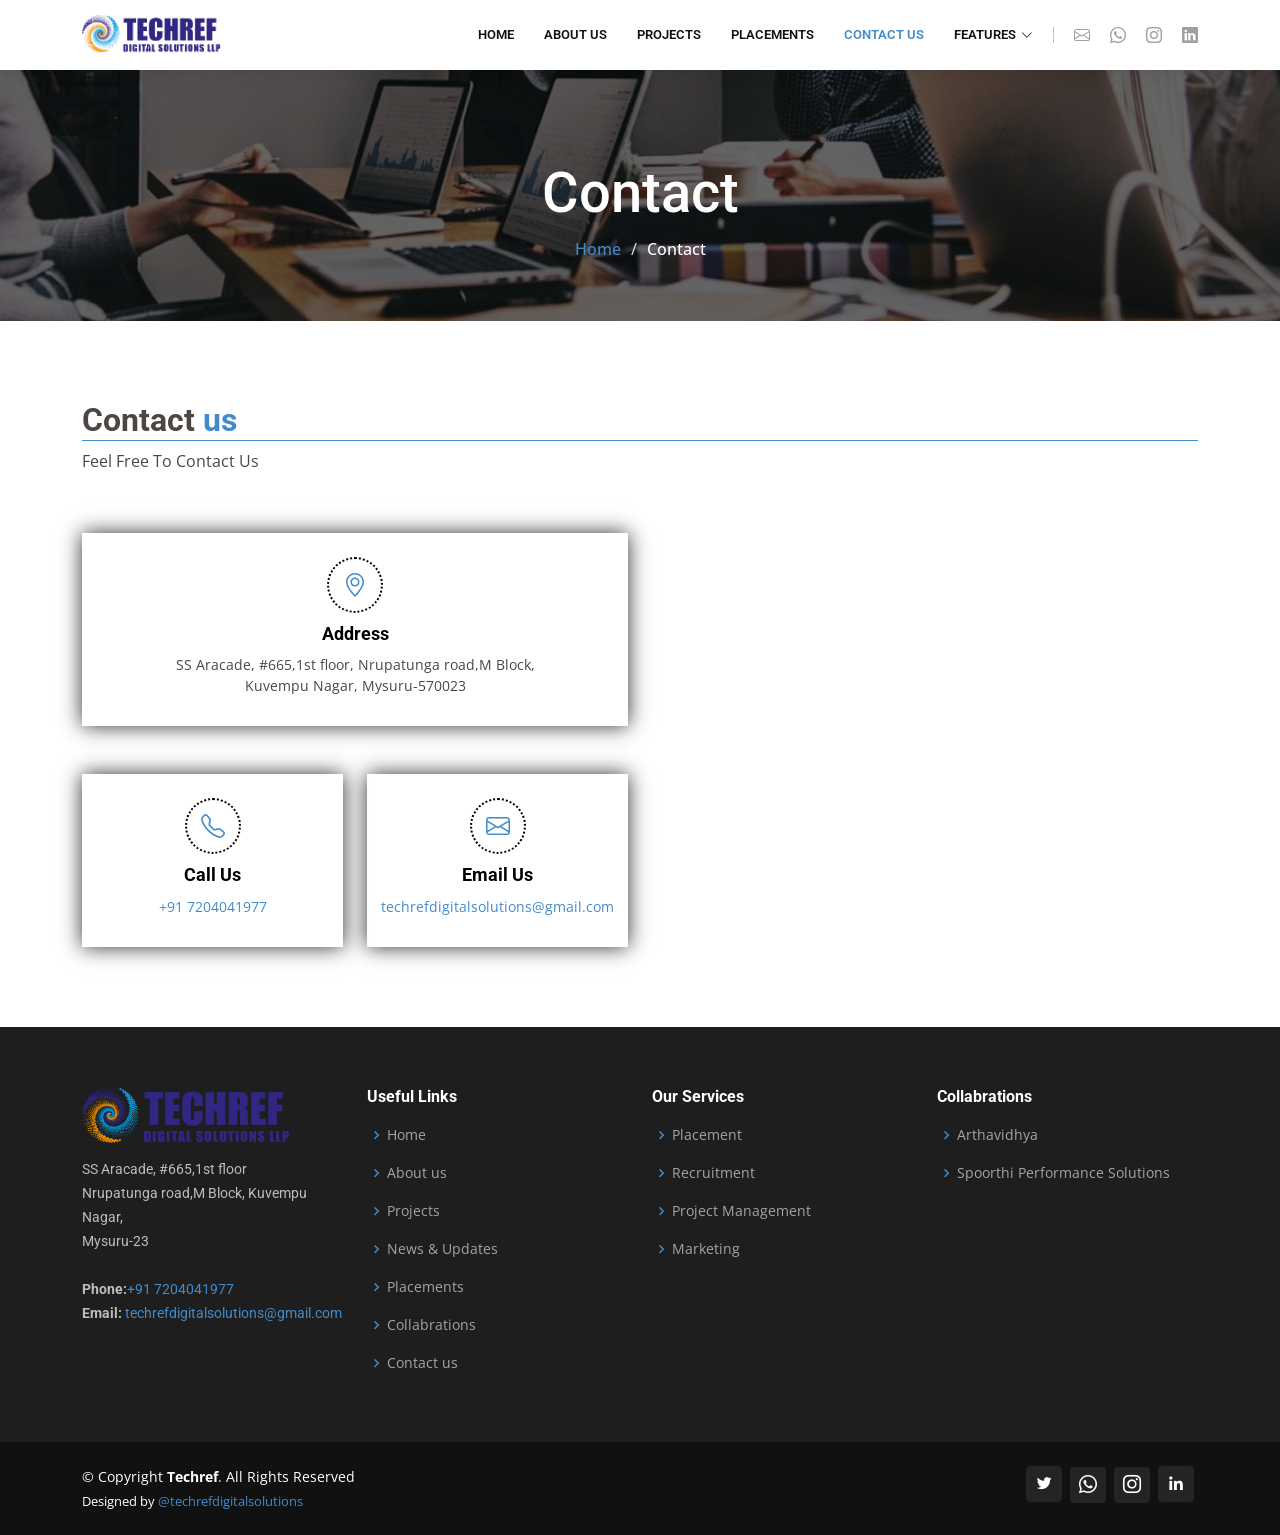
<file: contact.html>
<!DOCTYPE html>
<html lang="en">

<head>
    <meta charset="UTF-8">
    <meta name="viewport" content="width=device-width, initial-scale=1.0">
    <title>TECHREF</title>
    <!-- Favicon  -->
    <link rel="icon" type="image/x-icon" href="assets\img\favicon (1).ico" />



    <link
        href="https://fonts.googleapis.com/css?family=Open+Sans:300,300i,400,400i,600,600i,700,700i|Roboto:300,300i,400,400i,500,500i,600,600i,700,700i|Poppins:300,300i,400,400i,500,500i,600,600i,700,700i"
        rel="stylesheet">

    <link href="assets/vendor/animate.css/animate.min.css" rel="stylesheet">
    <link href="assets/vendor/aos/aos.css" rel="stylesheet">
    <link href="assets/vendor/bootstrap/css/bootstrap.min.css" rel="stylesheet">
    <link href="assets/vendor/bootstrap-icons/bootstrap-icons.css" rel="stylesheet">
    <link href="assets/vendor/boxicons/css/boxicons.min.css" rel="stylesheet">
    <link href="assets/vendor/glightbox/css/glightbox.min.css" rel="stylesheet">
    <link href="assets/vendor/remixicon/remixicon.css" rel="stylesheet">
    <link href="assets/vendor/swiper/swiper-bundle.min.css" rel="stylesheet">

    <!-- Template Main CSS File -->
    <link href="assets/css/style.css" rel="stylesheet">

</head>

<body>


    <header id="header" class="fixed-top">
        <div class="container d-flex align-items-center">

            <!-- <h1 class="logo me-auto"><a href="index.html"><span>Com</span>pany</a></h1> -->
            <!-- Uncomment below if you prefer to use an image logo -->
            <a href="index.html" class="logo me-auto"><img src="assets/img/Logo.png" alt="" class="img-fluid"></a>

            <nav id="navbar" class="navbar order-last order-lg-0">
                <ul class="nav__list">
                    <li class="nav__item"><a href="index.html" class="nav__links">Home</a></li>
          
                    <li class="nav__item"><a href="about.html" class="nav__links"><span>About us</span></a></li>
                    <li class="nav__item"><a href="projects.html" class="nav__links">Projects</a></li>
                    
                    <li class="nav__item"><a href="placements.html" class="nav__links">Placements</a></li>
                  
                    <li class="nav__item"><a href="contact.html" class="nav__links active">Contact us</a></li>

                    <li class="dropdown"><a href="#"><span>Features</span> <i class="bi bi-chevron-down"></i></a>
                        <ul>
                          
                          <li class="nav__item"><a href="news-update.html" class="nav__links">News and updates</a></li>
                          <li class="nav__item"><a href="collabrations.html" class="nav__links">Collabrations</a></li>
                        </ul>
                      </li>
          
                  </ul>
                <i class="bi bi-list mobile-nav-toggle"></i>
            </nav><!-- .navbar -->

            <div class="header-social-links d-flex">
                <a href="mailto:techrefdigitalsolutions@gmail.com" class="mail"><i class="bi bi-envelope"></i></a>
                <a href="https://wa.me/7204041977/" class="whatsapp"><i class="bi bi-whatsapp"></i></a>
        <a href="https://www.instagram.com/techref_digital_solutions_llp/?utm_source=ig_web_button_share_sheet&igsh=ODdmZWVhMTFiMw%3D%3D" class="instagram"><i class="bu bi-instagram"></i></a>
          <a href="#" class="linkedin"><i class="bu bi-linkedin"></i></i></a>
            </div>

        </div>
    </header><!-- End Header -->











    <div class="page-title" data-aos="fade" style="background-image: url(assets/img/slide2.jpg);">
        <div class="container position-relative">
            <h1>Contact</h1>
            <nav class="breadcrumbs">
                <ol>
                    <li><a href="index.html">Home</a></li>
                    <li class="current">Contact</li>
                </ol>
            </nav>
        </div>
    </div><!-- End Page Title -->




    <section id="contact" class="contact section">

        <!-- Section Title -->
        <!-- Section Title -->
        <div class="container section-title" data-aos="fade-up">
            <h2>Contact<span> us</span></h2>
            <p>Feel Free To Contact Us</p>
        </div><!-- End Section Title -->

        <div class="container" data-aos="fade-up" data-aos-delay="100">

            <div class="row gy-4">
                <div class="col-lg-6 ">
                    <div class="row gy-4">

                        <div class="col-lg-12">
                            <div class="info-item d-flex flex-column justify-content-center align-items-center"
                                data-aos="fade-up" data-aos-delay="200">
                                <i class="bi bi-geo-alt"></i>
                                <h3>Address</h3>
                                <p>SS Aracade, #665,1st floor, Nrupatunga road,M Block,</p> 
                                    <p>Kuvempu Nagar,  Mysuru-570023</p>
                            </div>
                        </div><!-- End Info Item -->

                        <div class="col-md-6 pt-4">
                            <div class="info-item d-flex flex-column justify-content-center align-items-center"
                                data-aos="fade-up" data-aos-delay="300">
                                <i class="bi bi-telephone"></i>
                                <h3>Call Us</h3>
                                <p><a href="tel:7204041977">+91 7204041977 </a></p>
                            </div>
                        </div><!-- End Info Item -->

                        <div class="col-md-6 pt-4">
                            <div class="info-item d-flex flex-column justify-content-center align-items-center"
                                data-aos="fade-up" data-aos-delay="400">
                                <i class="bi bi-envelope"></i>
                                <h3>Email Us</h3>
                                <p><a href="mailto:techrefdigitalsolutions@gmail.com">techrefdigitalsolutions@gmail.com</a></p>
                            </div>
                        </div><!-- End Info Item -->

                    </div>
                </div>

                
                <div class="col-lg-6">
                    <div class="row">
                      <div class="map">
                        <iframe src="https://www.google.com/maps/embed?pb=!1m17!1m12!1m3!1d3898.548370187195!2d76.62288717506482!3d12.27881258797655!2m3!1f0!2f0!3f0!3m2!1i1024!2i768!4f13.1!3m2!1m1!2zMTLCsDE2JzQzLjciTiA3NsKwMzcnMzEuNyJF!5e0!3m2!1sen!2sin!4v1717898016922!5m2!1sen!2sin" width="100%" height="400px" style="border:0;" allowfullscreen="" loading="lazy" referrerpolicy="no-referrer-when-downgrade"></iframe>

                    </div>
                </div>
          
                </div>
                
                <!-- End Contact Form -->

            </div>

        </div>

    </section><!-- /Contact Section -->












    <footer id="footer">

        <div class="footer-top">
            <div class="container">
                <div class="row">

                    <div class="col-lg-3 col-md-6 footer-contact">
                        <a href="index.html" class="foot-logo me-auto"><img src="assets/img/Logo.png" alt=""
                                class="img-fluid"></a>
                                <p>
                                    SS Aracade, #665,1st floor <br>
                                    Nrupatunga road,M Block, Kuvempu Nagar,<br>
                                    Mysuru-23 <br><br>
                                    <strong>Phone:</strong><a href="tel:7204041977">+91 7204041977 </a><br>
                                    <strong>Email:</strong> <a href="mailto:techrefdigitalsolutions@gmail.com" class="email">techrefdigitalsolutions@gmail.com</a><br>
                                </p>
                    </div>

                    <div class="col-lg-3 col-md-6 footer-links">
                        <h4>Useful Links</h4>
                        <ul>
                            <li><i class="bx bx-chevron-right"></i> <a href="index.html">Home</a></li>
                            <li><i class="bx bx-chevron-right"></i> <a href="about.html">About us</a></li>
                            <li><i class="bx bx-chevron-right"></i> <a href="projects.html">Projects</a></li>
                            <li><i class="bx bx-chevron-right"></i> <a href="news-update.html">News & Updates</a></li>
                            <li><i class="bx bx-chevron-right"></i> <a href="placements.html">Placements</a></li>
                            <li><i class="bx bx-chevron-right"></i> <a href="collabrations.html">Collabrations</a></li>
                            <li><i class="bx bx-chevron-right"></i> <a href="contact.html">Contact us</a></li>
                        </ul>
                    </div>

                    <div class="col-lg-3 col-md-6 footer-links">
                        <h4>Our Services</h4>
                        <ul>
                            <li><i class="bx bx-chevron-right"></i> <a href="#">Placement</a></li>
                            <li><i class="bx bx-chevron-right"></i> <a href="#">Recruitment</a></li>
                            <li><i class="bx bx-chevron-right"></i> <a href="#">Project Management</a></li>
                            <li><i class="bx bx-chevron-right"></i> <a href="#">Marketing</a></li>
                        </ul>
                    </div>

                    <div class="col-lg-3 col-md-6 footer-links">
                        <h4>Collabrations</h4>
                        <ul>
                            <li><i class="bx bx-chevron-right"></i> <a href="#">Arthavidhya</a></li>
                            <li><i class="bx bx-chevron-right"></i> <a href="#">Spoorthi Performance Solutions</a></li>
                            <!-- <li><i class="bx bx-chevron-right"></i> <a href="#">Project Management</a></li>
                            <li><i class="bx bx-chevron-right"></i> <a href="#">Marketing</a></li> -->
                        </ul>
                    </div>

                </div>
            </div>
        </div>

        <div class="container d-md-flex py-4">

            <div class="me-md-auto text-center text-md-start">
                <div class="copyright">
                    &copy; Copyright <strong><span>Techref</span></strong>. All Rights Reserved
                </div>
                <div class="credits"> Designed by <a href="">@techrefdigitalsolutions</a>
                </div>
            </div>
            <div class="social-links text-center text-md-right pt-3 pt-md-0">
                <a href="#" class="twitter"><i class="bx bxl-twitter"></i></a>
                <a href="https://wa.me/7204041977/" class="whatsapp"><i class="bi bi-whatsapp"></i></a>
                <a href="https://www.instagram.com/techref_digital_solutions_llp/?utm_source=ig_web_button_share_sheet&igsh=ODdmZWVhMTFiMw%3D%3D" class="instagram"><i class="bu bi-instagram"></i></a>
                 <a href="#" class="linkedin"><i class="bx bxl-linkedin"></i></a>
            </div>
        </div>
    </footer>

    <!-- End Footer -->


    <!-- Back to Top Button -->

    <a href="#" class="back-to-top d-flex align-items-center justify-content-center"><i
            class="bi bi-arrow-up-short"></i></a>

    <!-- End of back to top button -->









    <script src="assets/vendor/aos/aos.js"></script>
    <script src="assets/vendor/bootstrap/js/bootstrap.bundle.min.js"></script>
    <script src="assets/vendor/glightbox/js/glightbox.min.js"></script>
    <script src="assets/vendor/isotope-layout/isotope.pkgd.min.js"></script>
    <script src="assets/vendor/swiper/swiper-bundle.min.js"></script>
    <script src="assets/vendor/waypoints/noframework.waypoints.js"></script>
    

    <!-- Template Main JS File -->
    <script src="assets/js/main.js"></script>





</body>

</html>
</file>
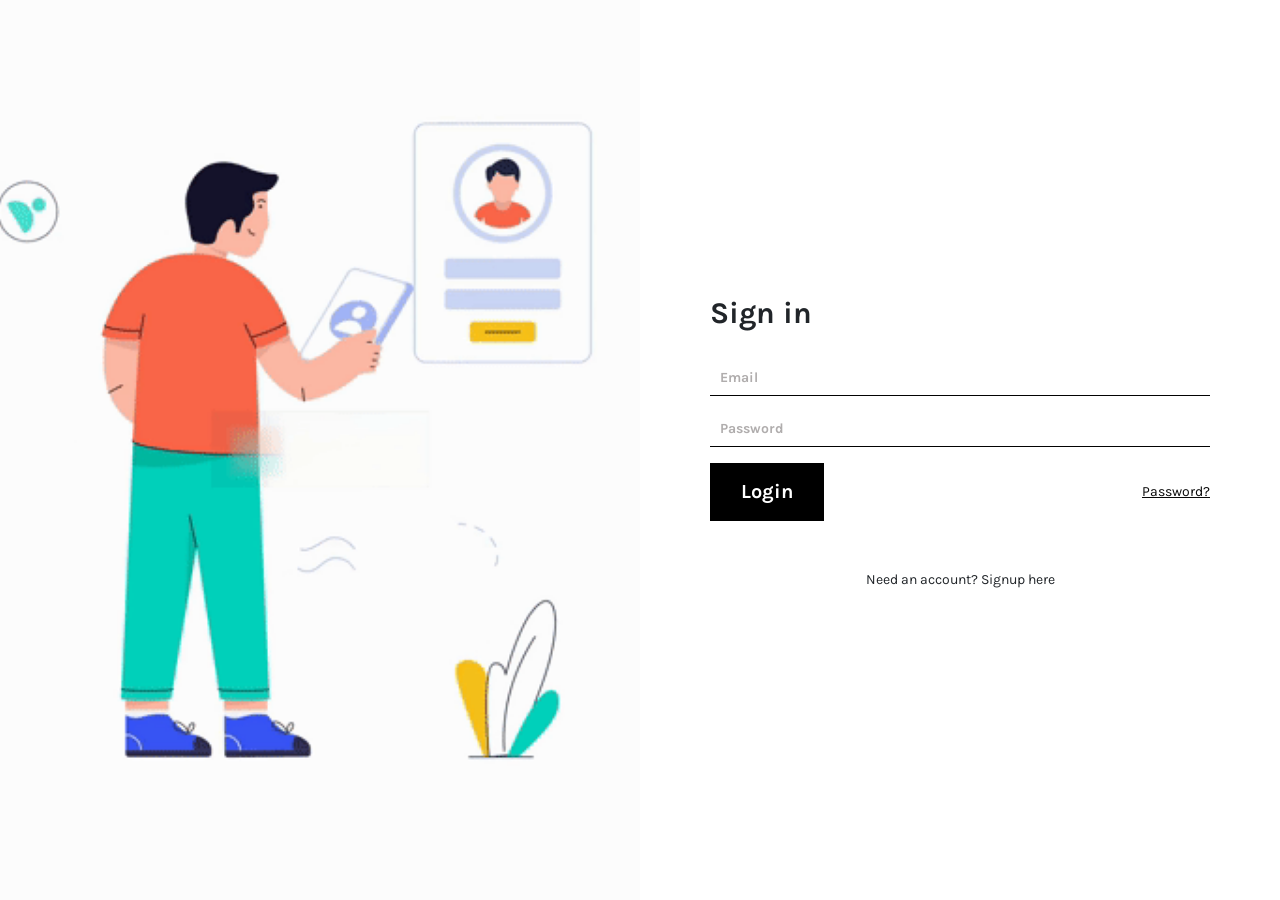
<file: login.html>
<!DOCTYPE html>
<html lang="en">
<head>
    <meta charset="UTF-8">
    <meta name="viewport" content="width=device-width, initial-scale=1.0">
    <title>Document</title>

    <link rel="stylesheet" href="https://stackpath.bootstrapcdn.com/bootstrap/4.4.1/css/bootstrap.min.css">
    <link rel="stylesheet" href="https://use.fontawesome.com/releases/v5.7.2/css/all.css">
    <script src="https://stackpath.bootstrapcdn.com/bootstrap/4.4.1/js/bootstrap.bundle.min.js"></script>
    <script src="https://cdnjs.cloudflare.com/ajax/libs/jquery/3.2.1/jquery.min.js"></script>
  
        <link rel="preconnect" href="https://fonts.googleapis.com">
        <link rel="preconnect" href="https://fonts.gstatic.com" crossorigin>
        <link href="https://fonts.googleapis.com/css2?family=Karla:wght@200;300;400;500&display=swap" rel="stylesheet">
    </head>
<body>
    <div class="container-fluid">
          <div class="row">
            <div class="col-sm-6 col-md-6 intro-section ">
              <div class="brand-wrapper">
                <!-- <img src="assets/img/login-gif.gif" alt="" width="100%" height="500px"> -->
                 <!-- <video controls>
                  <source src="assets/img/login-video.mp4" type="video/mp4">
                 </video> -->
              </div>
              <div class="intro-content-wrapper">
                <!-- <h1 class="intro-title">Welcome to website !</h1> -->
                <!-- <p class="intro-text">Lorem ipsum dolor sit amet, consectetur adipiscing elit, sed do eiusmod tempor
                  incididunt ut labore et dolore magna</p> -->
              </div>
            </div>
            <div class="col-sm-6 col-md-6 form-section">
              <div class="login-wrapper">
                <h2 class="login-title">Sign in</h2>
                <form action="#!">
                  <div class="form-group">
                    <label for="email" class="sr-only">Email</label>
                    <input type="email" name="email" id="email" class="form-control" placeholder="Email">
                  </div>
                  <div class="form-group mb-3">
                    <label for="password" class="sr-only">Password</label>
                    <input type="password" name="password" id="password" class="form-control" placeholder="Password">
                  </div>
                  <div class="d-flex justify-content-between align-items-center mb-5">
                    <input name="login" id="login" class="btn login-btn" type="button" value="Login">
                    <a href="#!" class="forgot-password-link">Password?</a>
                  </div>
                </form>           
                <p class="login-wrapper-footer-text">Need an account? <a href="signup.html" class="text-reset">Signup here</a></p>
              </div>
            </div>
          </div>
        </div>







        <style>
            body {
                background-color: #fff;
                font-family: 'Karla', sans-serif; }
                
              h1 > a {
                  text-decoration:none;
                  color:#fff !important;
              }
              
              .intro-section {
                background-image: url(assets/img/login-gif.gif);
                background-size: cover;
                background-repeat: no-repeat;
                background-position: center;
                min-height: 100vh;
                align-items: center;
                justify-content: center;
                display: -webkit-box;
                display: flex;
                -webkit-box-orient: vertical;
                -webkit-box-direction: normal;
                        flex-direction: column;
                color: #ffffff; }
                @media (max-width: 991px) {
                  .intro-section {
                    padding-left: 50px;
                    padding-rigth: 50px; } }
                @media (max-width: 767px) {
                  .intro-section {
                    padding: 28px; } }
                @media (max-width: 575px) {
                  .intro-section {
                    min-height: auto; } }
              
              .brand-wrapper .logo {
                height: 35px; }
              
              @media (max-width: 767px) {
                .brand-wrapper {
                  margin-bottom: 35px; } }
              
              .intro-content-wrapper {
                width: 410px;
                max-width: 100%;
                margin-top: auto;
                margin-bottom: auto; }  
                .intro-content-wrapper .intro-title {
                  font-size: 40px;
                  font-weight: bold;
                  margin-bottom: 17px; }
                .intro-content-wrapper .intro-text {
                  font-size: 19px;
                  line-height: 1.37; }
                .intro-content-wrapper .btn-read-more {
                  background-color: #fff;
                  padding: 13px 30px;
                  border-radius: 0;
                  font-size: 16px;
                  font-weight: bold;
                  color: #000; }
                  .intro-content-wrapper .btn-read-more:hover {
                    background-color: transparent;
                    border: 1px solid #fff;
                    color: #fff; }
              
              @media (max-width: 767px) {
                .intro-section-footer {
                  margin-top: 35px; } }
              
              .intro-section-footer .footer-nav a {
                font-size: 20px;
                font-weight: bold;
                color: inherit; }
                @media (max-width: 767px) {
                  .intro-section-footer .footer-nav a {
                    font-size: 14px; } }
                .intro-section-footer .footer-nav a + a {
                  margin-left: 30px; }
              
              .form-section {
                display: -webkit-box;
                display: flex;
                -webkit-box-align: center;
                        align-items: center;
                -webkit-box-pack: center;
                        justify-content: center; }
                @media (max-width: 767px) {
                  .form-section {
                    padding: 35px; } }
              
              .login-wrapper {
                width: 500px;
                max-width: 100%; }
                @media (max-width: 575px) {
                  .login-wrapper {
                    width: 100%; } }
                .login-wrapper .form-control {
                  border: 0;
                  border-bottom: 1px solid #020202;
                  border-radius: 0;
                  font-size: 14px;
                  font-weight: bold;
                  padding: 15px 10px;
                  margin-bottom: 7px; }
                  .login-wrapper .form-control::-webkit-input-placeholder {
                    color: #b0adad; }
                  .login-wrapper .form-control::-moz-placeholder {
                    color: #b0adad; }
                  .login-wrapper .form-control:-ms-input-placeholder {
                    color: #b0adad; }
                  .login-wrapper .form-control::-ms-input-placeholder {
                    color: #b0adad; }
                  .login-wrapper .form-control::placeholder {
                    color: #b0adad; }
              
              .login-title {
                font-size: 30px;
                font-weight: bold;
                margin-bottom: 30px; }
              
              .login-btn {
                padding: 13px 30px;
                background-color: #000;
                border-radius: 0;
                font-size: 20px;
                font-weight: bold;
                color: #fff; }
                .login-btn:hover {
                  border: 1px solid #000;
                  background-color: transparent;
                  color: #000; }
              
              .forgot-password-link {
                font-size: 14px;
                color: #080808;
                text-decoration: underline; }
              
              .social-login-title {
                font-size: 15px;
                color: #919aa3;
                display: -webkit-box;
                display: flex;
                margin-bottom: 23px; }
                .social-login-title::before, .social-login-title::after {
                  content: "";
                  background-image: -webkit-gradient(linear, left top, left bottom, from(#f4f4f4), to(#f4f4f4));
                  background-image: linear-gradient(#f4f4f4, #f4f4f4);
                  -webkit-box-flex: 1;
                          flex-grow: 1;
                  background-size: calc(100% - 20px) 1px;
                  background-repeat: no-repeat; }
                .social-login-title::before {
                  background-position: center left; }
                .social-login-title::after {
                  background-position: center right; }
              
              .social-login-links {
                text-align: center;
                margin-bottom: 32px; }
              
              .social-login-link img {
                width: 40px;
                height: 40px;
                -o-object-fit: contain;
                   object-fit: contain; }
              
              .social-login-link + .socia-login-link {
                margin-left: 16px; }
              
              .login-wrapper-footer-text {
                font-size: 14px;
                text-align: center; }
        </style>

</body>
</html>
</file>
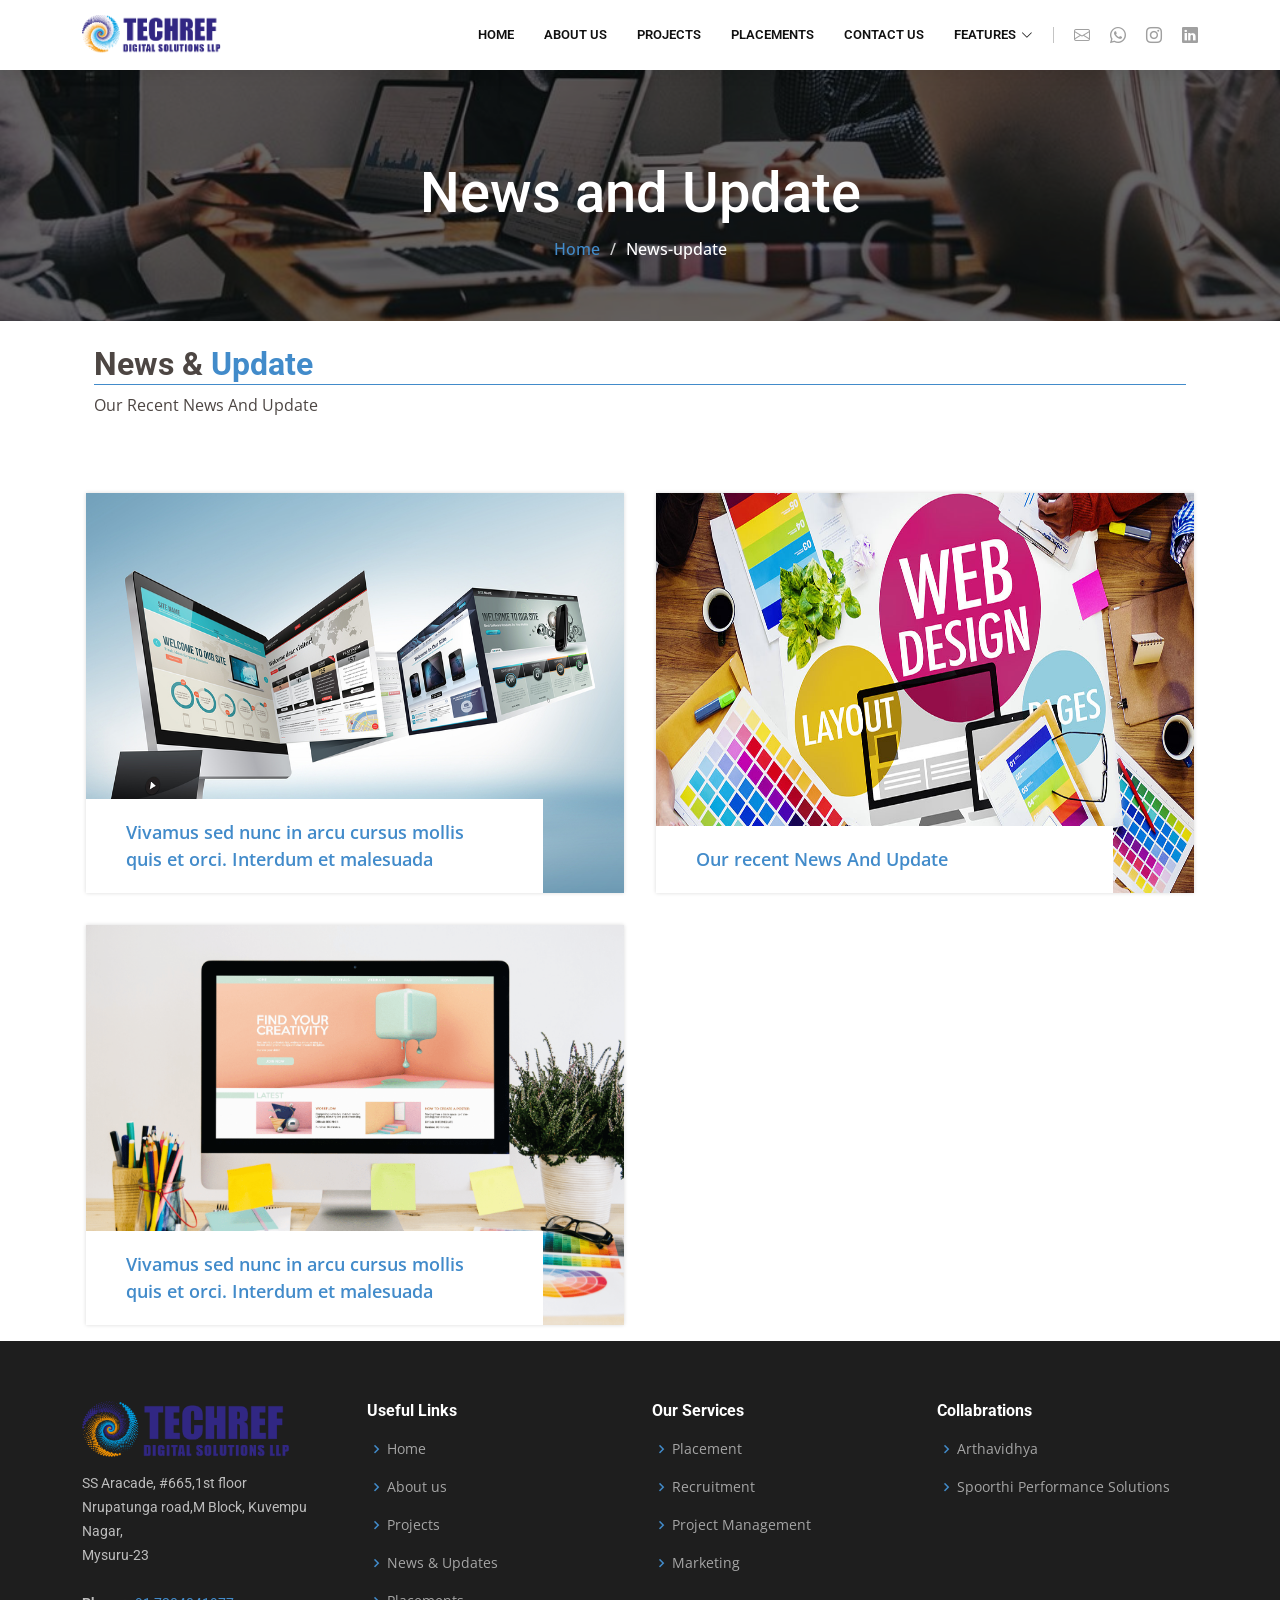
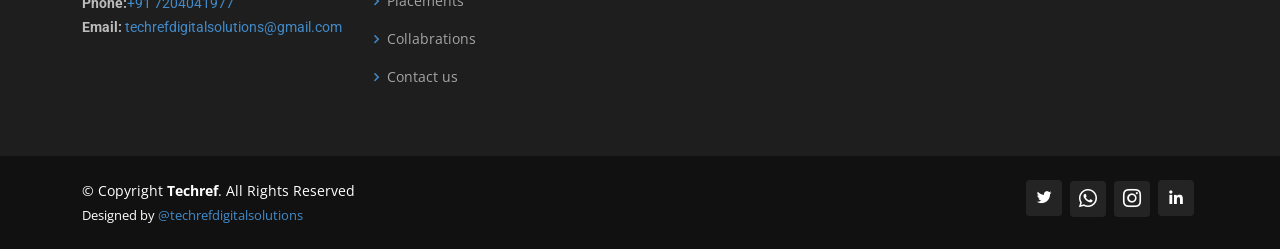
<file: news-update.html>
<!DOCTYPE html>
<html lang="en">

<head>
  <meta charset="UTF-8">
  <meta name="viewport" content="width=device-width, initial-scale=1.0">
  <title>TECHREF</title>

  <!-- Favicon -->
  <link rel="icon" type="image/x-icon" href="assets\img\favicon (1).ico" />



  <link
    href="https://fonts.googleapis.com/css?family=Open+Sans:300,300i,400,400i,600,600i,700,700i|Roboto:300,300i,400,400i,500,500i,600,600i,700,700i|Poppins:300,300i,400,400i,500,500i,600,600i,700,700i"
    rel="stylesheet">

  <link href="assets/vendor/animate.css/animate.min.css" rel="stylesheet">
  <link href="assets/vendor/aos/aos.css" rel="stylesheet">
  <link href="assets/vendor/bootstrap/css/bootstrap.min.css" rel="stylesheet">
  <link href="assets/vendor/bootstrap-icons/bootstrap-icons.css" rel="stylesheet">
  <link href="assets/vendor/boxicons/css/boxicons.min.css" rel="stylesheet">
  <link href="assets/vendor/glightbox/css/glightbox.min.css" rel="stylesheet">
  <link href="assets/vendor/remixicon/remixicon.css" rel="stylesheet">
  <link href="assets/vendor/swiper/swiper-bundle.min.css" rel="stylesheet">

  <!-- Template Main CSS File -->
  <link href="assets/css/style.css" rel="stylesheet">
</head>

<body>

  <header id="header" class="fixed-top">
    <div class="container d-flex align-items-center">

      <!-- <h1 class="logo me-auto"><a href="index.html"><span>Com</span>pany</a></h1> -->
      <!-- Uncomment below if you prefer to use an image logo -->
      <a href="index.html" class="logo me-auto"><img src="assets/img/Logo.png" alt="" class="img-fluid"></a>

      <nav id="navbar" class="navbar order-last order-lg-0">
        <ul class="nav__list">
          <li class="nav__item"><a href="index.html" class="nav__links">Home</a></li>

          <li class="nav__item"><a href="about.html" class="nav__links"><span>About us</span></a></li>
          <li class="nav__item"><a href="projects.html" class="nav__links">Projects</a></li>
          
          <li class="nav__item"><a href="placements.html" class="nav__links">Placements</a></li>
        
          <li class="nav__item"><a href="contact.html" class="nav__links">Contact us</a></li>

          <li class="dropdown"><a href="#"><span>Features</span> <i class="bi bi-chevron-down"></i></a>
            <ul>
              
              <li class="nav__item"><a href="news-update.html" class="nav__links active">News and updates</a></li>
              <li class="nav__item"><a href="collabrations.html" class="nav__links">Collabrations</a></li>
            </ul>
          </li>

        </ul>
        <i class="bi bi-list mobile-nav-toggle"></i>
      </nav><!-- .navbar -->

      <div class="header-social-links d-flex">
        <a href="mailto:techrefdigitalsolutions@gmail.com" class="mail"><i class="bi bi-envelope"></i></a>
        <a href="https://wa.me/7204041977/" class="whatsapp"><i class="bi bi-whatsapp"></i></a>
        <a href="https://www.instagram.com/techref_digital_solutions_llp/?utm_source=ig_web_button_share_sheet&igsh=ODdmZWVhMTFiMw%3D%3D"
          class="instagram"><i class="bu bi-instagram"></i></a>
        <a href="#" class="linkedin"><i class="bu bi-linkedin"></i></i></a>
      </div>

    </div>
  </header><!-- End Header -->



  <!-- Page Title -->
  <div class="page-title" data-aos="fade" style="background-image: url(assets/img/slide2.jpg);">
    <div class="container position-relative">
      <h1>News and Update</h1>
      <nav class="breadcrumbs">
        <ol>
          <li><a href="index.html">Home</a></li>
          <li class="current">News-update</li>
        </ol>
      </nav>
    </div>
  </div><!-- End Page Title -->




  <!--News And Update Section Styles  -->


  <div class="blog-wrapper section-padding-80">
    <div class="container">
      <div class="container section-title pt-4" data-aos="fade-up">
        <h2>News &<span> Update</span></h2>
        <p>Our Recent News And Update</p>
    </div><!-- End Section Title -->
      <div class="row">

        <!-- Single Blog Area -->
        <div class="col-12 col-lg-6 single-blog-con">
          <div class="single-blog-area mb-50">
            <img src="assets/img/pg1.jpg" alt="">
            <!-- Post Title -->
            <div class="post-title">
              <a href="#">Vivamus sed nunc in arcu cursus mollis quis et orci. Interdum et malesuada</a>
            </div>
            <!-- Hover Content -->
            <div class="hover-content">
              <!-- Post Title -->
              <div class="hover-post-title">
                <a href="#">Vivamus sed nunc in arcu cursus mollis quis et orci. Interdum et malesuada</a>
              </div>
              <p>Lorem ipsum dolor sit amet, consectetur adipiscing elit. Fusce enim nulla, mollis eu metus in, sagittis
                fringilla tortor. Phasellus purus dignissim convallis.</p>
             
            </div>
          </div>
        </div>

        <!-- Single Blog Area -->
        <div class="col-12 col-lg-6 single-blog-con">
          <div class="single-blog-area mb-50">
            <img src="assets/img/pg2.jpg" alt="">
            <!-- Post Title -->
            <div class="post-title">
              <a href="#">Our recent News And Update</a>
            </div>
            <!-- Hover Content -->
            <div class="hover-content">
              <!-- Post Title -->
              <div class="hover-post-title">
                <a href="#">Vivamus sed nunc in arcu cursus mollis quis et orci. Interdum et malesuada</a>
              </div>
              <p>Lorem ipsum dolor sit amet, consectetur adipiscing elit. Fusce enim nulla, mollis eu metus in, sagittis
                fringilla tortor. Phasellus purus dignissim convallis. Lorem ipsum dolor sit amet consectetur adipisicing elit. Harum vel omnis, molestiae sunt nulla cupiditate ipsum esse in optio fuga. Lorem ipsum dolor sit amet consectetur adipisicing elit. Harum quis neque libero ex a dolore, totam beatae sit porro officiis.</p>
             
            </div>
          </div>
        </div>

        <!-- Single Blog Area -->
        <div class="col-12 col-lg-6 single-blog-con">
          <div class="single-blog-area mb-50">
            <img src="assets/img/pg3.webp" alt="">
            <!-- Post Title -->
            <div class="post-title">
              <a href="#">Vivamus sed nunc in arcu cursus mollis quis et orci. Interdum et malesuada</a>
            </div>
            <!-- Hover Content -->
            <div class="hover-content">
              <!-- Post Title -->
              <div class="hover-post-title">
                <a href="#">Vivamus sed nunc in arcu cursus mollis quis et orci. Interdum et malesuada</a>
              </div>
              <p>Lorem ipsum dolor sit amet, consectetur adipiscing elit. Fusce enim nulla, mollis eu metus in, sagittis
                fringilla tortor. Phasellus purus dignissim convallis.</p>
            
            </div>
          </div>
        </div>
      </div>
    </div>
  </div>




























  <!-- Footer Section -->

  <footer id="footer">

    <div class="footer-top">
      <div class="container">
        <div class="row">

          <div class="col-lg-3 col-md-6 footer-contact">
            <a href="index.html" class="foot-logo me-auto"><img src="assets/img/Logo.png" alt="" class="img-fluid"></a>
            <p>
              SS Aracade, #665,1st floor <br>
              Nrupatunga road,M Block, Kuvempu Nagar,<br>
              Mysuru-23 <br><br>
              <strong>Phone:</strong><a href="tel:7204041977">+91 7204041977 </a><br>
              <strong>Email:</strong> <a href="mailto:techrefdigitalsolutions@gmail.com"
                class="email">techrefdigitalsolutions@gmail.com</a><br>
            </p>
          </div>

          <div class="col-lg-3 col-md-6 footer-links">
            <h4>Useful Links</h4>
            <ul>
              <li><i class="bx bx-chevron-right"></i> <a href="index.html">Home</a></li>
              <li><i class="bx bx-chevron-right"></i> <a href="about.html">About us</a></li>
              <li><i class="bx bx-chevron-right"></i> <a href="projects.html">Projects</a></li>
              <li><i class="bx bx-chevron-right"></i> <a href="news-update.html">News & Updates</a></li>
              <li><i class="bx bx-chevron-right"></i> <a href="placements.html">Placements</a></li>
              <li><i class="bx bx-chevron-right"></i> <a href="collabrations.html">Collabrations</a></li>
              <li><i class="bx bx-chevron-right"></i> <a href="contact.html">Contact us</a></li>
            </ul>
          </div>

          <div class="col-lg-3 col-md-6 footer-links">
            <h4>Our Services</h4>
            <ul>
              <li><i class="bx bx-chevron-right"></i> <a href="#">Placement</a></li>
              <li><i class="bx bx-chevron-right"></i> <a href="#">Recruitment</a></li>
              <li><i class="bx bx-chevron-right"></i> <a href="#">Project Management</a></li>
              <li><i class="bx bx-chevron-right"></i> <a href="#">Marketing</a></li>
            </ul>
          </div>

          <div class="col-lg-3 col-md-6 footer-links">
            <h4>Collabrations</h4>
            <ul>
              <li><i class="bx bx-chevron-right"></i> <a href="#">Arthavidhya</a></li>
              <li><i class="bx bx-chevron-right"></i> <a href="#">Spoorthi Performance Solutions</a></li>
              <!-- <li><i class="bx bx-chevron-right"></i> <a href="#">Project Management</a></li>
              <li><i class="bx bx-chevron-right"></i> <a href="#">Marketing</a></li> -->
            </ul>
          </div>

        </div>
      </div>
    </div>

    <div class="container d-md-flex py-4">

      <div class="me-md-auto text-center text-md-start">
        <div class="copyright">
          &copy; Copyright <strong><span>Techref</span></strong>. All Rights Reserved
        </div>
        <div class="credits"> Designed by <a href="">@techrefdigitalsolutions</a>
        </div>
      </div>
      <div class="social-links text-center text-md-right pt-3 pt-md-0">
        <a href="#" class="twitter"><i class="bx bxl-twitter"></i></a>
        <a href="https://wa.me/7204041977/" class="whatsapp"><i class="bi bi-whatsapp"></i></a>
        <a href="https://www.instagram.com/techref_digital_solutions_llp/?utm_source=ig_web_button_share_sheet&igsh=ODdmZWVhMTFiMw%3D%3D"
          class="instagram"><i class="bu bi-instagram"></i></a>
        <a href="#" class="linkedin"><i class="bx bxl-linkedin"></i></a>
      </div>
    </div>
  </footer>

  <!-- End Footer -->


  <!-- Back to Top Button -->

  <a href="#" class="back-to-top d-flex align-items-center justify-content-center"><i
      class="bi bi-arrow-up-short"></i></a>

  <!-- End of back to top button -->









  <script src="assets/vendor/aos/aos.js"></script>
  <script src="assets/vendor/bootstrap/js/bootstrap.bundle.min.js"></script>
  <script src="assets/vendor/glightbox/js/glightbox.min.js"></script>
  <script src="assets/vendor/isotope-layout/isotope.pkgd.min.js"></script>
  <script src="assets/vendor/swiper/swiper-bundle.min.js"></script>
  <script src="assets/vendor/waypoints/noframework.waypoints.js"></script>


  <!-- Template Main JS File -->
  <script src="assets/js/main.js"></script>



</body>

</html>
</file>
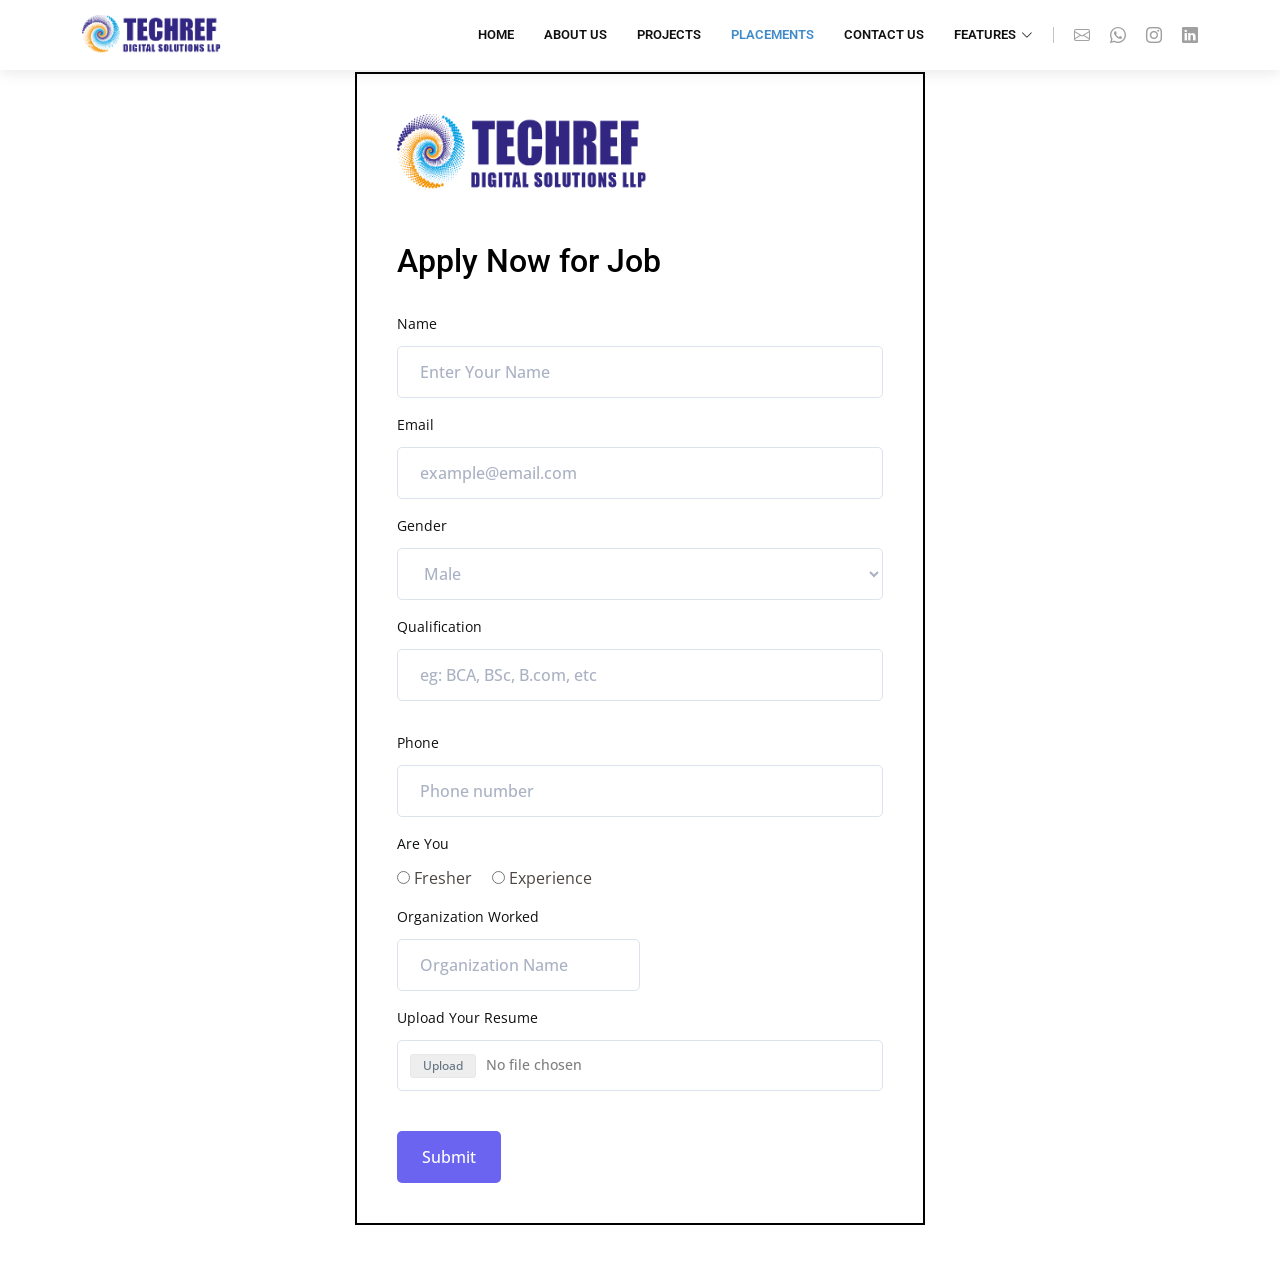
<file: placementform.html>
<!DOCTYPE html>
<html lang="en">

<head>
    <meta charset="UTF-8">
    <meta name="viewport" content="width=device-width, initial-scale=1.0">
    <title>TECHREF</title>

  <!-- Favicon -->
  <link rel="icon" type="image/x-icon" href="assets\img\favicon (1).ico" />


  <link
    href="https://fonts.googleapis.com/css?family=Open+Sans:300,300i,400,400i,600,600i,700,700i|Roboto:300,300i,400,400i,500,500i,600,600i,700,700i|Poppins:300,300i,400,400i,500,500i,600,600i,700,700i"
    rel="stylesheet">

  <link href="assets/vendor/animate.css/animate.min.css" rel="stylesheet">
  <link href="assets/vendor/aos/aos.css" rel="stylesheet">
  <link href="assets/vendor/bootstrap/css/bootstrap.min.css" rel="stylesheet">
  <link href="assets/vendor/bootstrap-icons/bootstrap-icons.css" rel="stylesheet">
  <link href="assets/vendor/boxicons/css/boxicons.min.css" rel="stylesheet">
  <link href="assets/vendor/glightbox/css/glightbox.min.css" rel="stylesheet">
  <link href="assets/vendor/remixicon/remixicon.css" rel="stylesheet">
  <link href="assets/vendor/swiper/swiper-bundle.min.css" rel="stylesheet">

  <!-- Template Main CSS File -->
  <link href="assets/css/style.css" rel="stylesheet">

</head>

<body>
    <header id="header" class="fixed-top">
        <div class="container d-flex align-items-center">
    
          <!-- <h1 class="logo me-auto"><a href="index.html"><span>Com</span>pany</a></h1> -->
          <!-- Uncomment below if you prefer to use an image logo -->
          <a href="index.html" class="logo me-auto"><img src="assets/img/Logo.png" alt="" class="img-fluid"></a>
    
          <nav id="navbar" class="navbar order-last order-lg-0">
            <ul class="nav__list">
              <li class="nav__item"><a href="index.html" class="nav__links ">Home</a></li>
    
              <li class="nav__item"><a href="about.html" class="nav__links"><span>About us</span></a></li>
              <li class="nav__item"><a href="projects.html" class="nav__links">Projects</a></li>
              <li class="nav__item"><a href="placements.html" class="nav__links active">Placements</a></li>
    
              <li class="nav__item"><a href="contact.html" class="nav__links">Contact us</a></li>
    
              <li class="dropdown"><a href="#"><span>Features</span> <i class="bi bi-chevron-down"></i></a>
                <ul>
                  
                  <li class="nav__item"><a href="news-update.html" class="nav__links">News and updates</a></li>
                  <li class="nav__item"><a href="collabrations.html" class="nav__links">Collabrations</a></li>
                </ul>
              </li>
    
            </ul>
            <i class="bi bi-list mobile-nav-toggle"></i>
          </nav><!-- .navbar -->
    
          <div class="header-social-links d-flex">
            <a href="mailto:techrefdigitalsolutions@gmail.com" class="mail"><i class="bi bi-envelope"></i></a>
            <a href="https://wa.me/7204041977/" class="whatsapp"><i class="bi bi-whatsapp"></i></a>
            <a href="https://www.instagram.com/techref_digital_solutions_llp/?utm_source=ig_web_button_share_sheet&igsh=ODdmZWVhMTFiMw%3D%3D"
              class="instagram"><i class="bu bi-instagram"></i></a>
            <a href="#" class="linkedin"><i class="bu bi-linkedin"></i></i></a>
          </div>
    
        </div>
      </header><!-- End Header -->


    <div class="formbold-main-wrapper mt-4">

        <div class="formbold-form-wrapper form-img">
            <img src="assets/img/Logo.png" class="img-fluid">

            <div class="Application-title">
                <h2>Apply Now for Job</h2>
            </div>

            <form action="" method="POST">
                <div class="formbold-input-wrapp formbold-mb-3">
                    <label for="firstname" class="formbold-form-label"> Name </label>

                    <div>
                        <input type="text" name="firstname" id="firstname" placeholder="Enter Your Name"
                            class="formbold-form-input" />
                    </div>
                </div>

                <div class="formbold-mb-3">
                    <label for="email" class="formbold-form-label"> Email </label>
                    <input type="email" name="email" id="email" placeholder="example@email.com"
                        class="formbold-form-input" />
                </div>

                <div class="formbold-mb-3">
                    <label class="formbold-form-label">Gender</label>

                    <select class="formbold-form-input" name="occupation" id="occupation">
                        <option value="male">Male</option>
                        <option value="female">Female</option>
                        <option value="others">Others</option>
                    </select>
                </div>



                <div class="formbold-mb-3">
                    <label for="qualification" class="formbold-form-label">Qualification</label>

                    <input type="text" name="qualification" id="address" placeholder="eg: BCA, BSc, B.com, etc"
                        class="formbold-form-input formbold-mb-3" />

                </div>

                <div class="formbold-mb-3 formbold-input-wrapp">
                    <label for="phone" class="formbold-form-label"> Phone </label>

                    <div>

                        <input type="text" name="phone" id="phone" placeholder="Phone number"
                            class="formbold-form-input" />
                    </div>
                </div>

                <div class="formbold-mb-3 formbold-input-wrapp">
                    <label for="ans" class="formbold-form-label">
                        Are You
                    </label>

                    <div class="formbold-radio-flex">
                        <div class="formbold-radio-group">
                            <label class="formbold-radio-label">
                                <input class="formbold-input-radio" type="radio" name="ans" id="ans" />
                                Fresher
                                <span class="formbold-radio-checkmark"></span>
                            </label>
                        </div>

                        <div class="formbold-radio-group">
                            <label class="formbold-radio-label">
                                <input class="formbold-input-radio" type="radio" name="ans" id="ans" />
                                Experience
                                <span class="formbold-radio-checkmark"></span>
                            </label>
                        </div>
                    </div>
                </div>




                <div class="formbold-input-flex">
                    <div>
                        <label for="Organization Worked" class="formbold-form-label">Organization Worked</label>
                        <input type="text" name="Organization Worked" id="Organization Worked"
                            placeholder="Organization Name" class="formbold-form-input" />
                    </div>
                </div>

                <div class="formbold-mb-3">
                    <label for="upload" class="formbold-form-label">
                        Upload Your Resume
                    </label>
                    <input type="file" name="upload" id="upload" class="formbold-form-input formbold-form-file" />
                </div>

                <button class="formbold-btn">Submit</button>
            </form>
        </div>
    </div>
    





    <script src="assets/vendor/aos/aos.js"></script>
    <script src="assets/vendor/bootstrap/js/bootstrap.bundle.min.js"></script>
    <script src="assets/vendor/glightbox/js/glightbox.min.js"></script>
    <script src="assets/vendor/isotope-layout/isotope.pkgd.min.js"></script>
    <script src="assets/vendor/swiper/swiper-bundle.min.js"></script>
    <script src="assets/vendor/waypoints/noframework.waypoints.js"></script>


    <!-- Template Main JS File -->
    <script src="assets/js/main.js"></script>

</body>

</html>
</file>
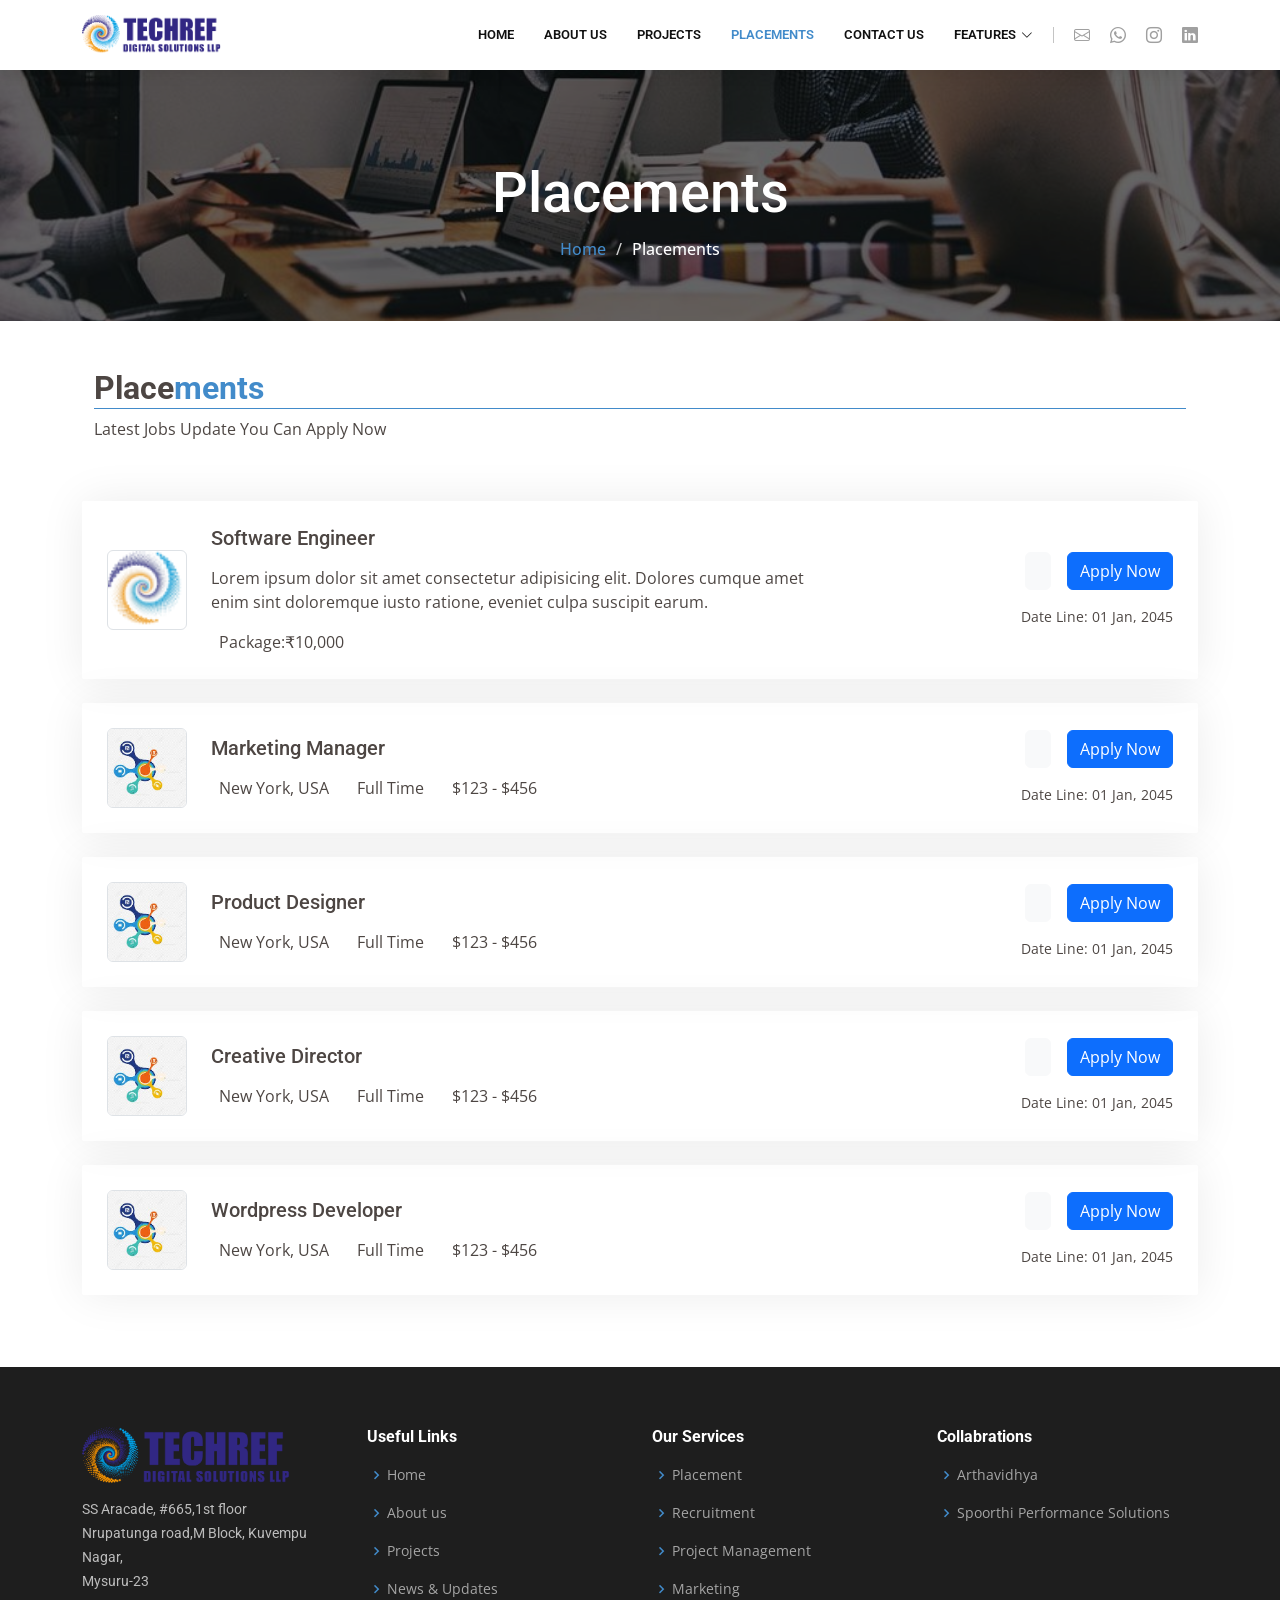
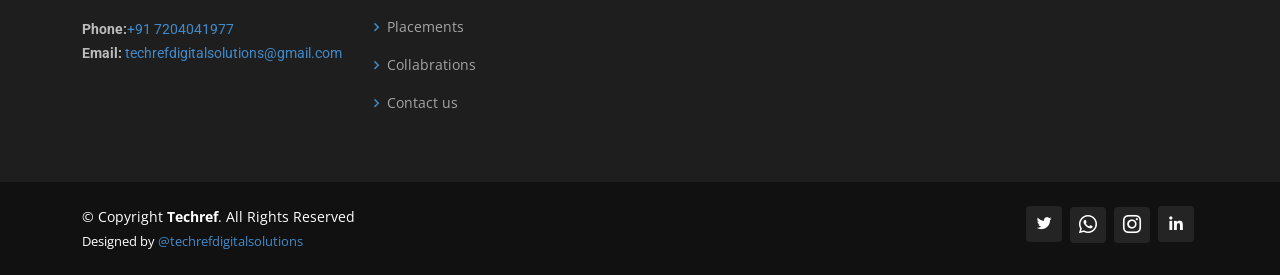
<file: placements.html>
<!DOCTYPE html>
<html lang="en">
<head>
    <meta charset="UTF-8">
    <meta name="viewport" content="width=device-width, initial-scale=1.0">
    <title>TECHREF</title>

    <!-- Favicon -->
    <link rel="icon" type="image/x-icon" href="assets\img\favicon (1).ico" />



  <link href="https://fonts.googleapis.com/css?family=Open+Sans:300,300i,400,400i,600,600i,700,700i|Roboto:300,300i,400,400i,500,500i,600,600i,700,700i|Poppins:300,300i,400,400i,500,500i,600,600i,700,700i" rel="stylesheet">

  <link href="assets/vendor/animate.css/animate.min.css" rel="stylesheet">
  <link href="assets/vendor/aos/aos.css" rel="stylesheet">
  <link href="assets/vendor/bootstrap/css/bootstrap.min.css" rel="stylesheet">
  <link href="assets/vendor/bootstrap-icons/bootstrap-icons.css" rel="stylesheet">
  <link href="assets/vendor/boxicons/css/boxicons.min.css" rel="stylesheet">
  <link href="assets/vendor/glightbox/css/glightbox.min.css" rel="stylesheet">
  <link href="assets/vendor/remixicon/remixicon.css" rel="stylesheet">
  <link href="assets/vendor/swiper/swiper-bundle.min.css" rel="stylesheet">

  <!-- Template Main CSS File -->
  <link href="assets/css/style.css" rel="stylesheet">
</head>
<body>
    
  <header id="header" class="fixed-top">
    <div class="container d-flex align-items-center">

      <!-- <h1 class="logo me-auto"><a href="index.html"><span>Com</span>pany</a></h1> -->
      <!-- Uncomment below if you prefer to use an image logo -->
      <a href="index.html" class="logo me-auto"><img src="assets/img/Logo.png" alt="" class="img-fluid"></a>

      <nav id="navbar" class="navbar order-last order-lg-0">
        <ul class="nav__list">
          <li class="nav__item"><a href="index.html" class="nav__links">Home</a></li>

          <li class="nav__item"><a href="about.html" class="nav__links"><span>About us</span></a></li>
          <li class="nav__item"><a href="projects.html" class="nav__links">Projects</a></li>
       
          <li class="nav__item"><a href="placements.html" class="nav__links active">Placements</a></li>
          
          <li class="nav__item"><a href="contact.html" class="nav__links">Contact us</a></li>

          <li class="dropdown"><a href="#"><span>Features</span> <i class="bi bi-chevron-down"></i></a>
            <ul>
              
              <li class="nav__item"><a href="news-update.html" class="nav__links">News and updates</a></li>
              <li class="nav__item"><a href="collabrations.html" class="nav__links">Collabrations</a></li>
            </ul>
          </li>

        </ul>
        <i class="bi bi-list mobile-nav-toggle"></i>
      </nav><!-- .navbar -->

      <div class="header-social-links d-flex">
        <a href="mailto:techrefdigitalsolutions@gmail.com" class="mail"><i class="bi bi-envelope"></i></a>
        <a href="https://wa.me/7204041977/" class="whatsapp"><i class="bi bi-whatsapp"></i></a>
        <a href="https://www.instagram.com/techref_digital_solutions_llp/?utm_source=ig_web_button_share_sheet&igsh=ODdmZWVhMTFiMw%3D%3D" class="instagram"><i class="bu bi-instagram"></i></a>
        <a href="#" class="linkedin"><i class="bu bi-linkedin"></i></i></a>
      </div>

    </div>
  </header><!-- End Header -->



  <!-- Page Title -->
  <div class="page-title" data-aos="fade" style="background-image: url(assets/img/slide2.jpg);">
    <div class="container position-relative">
      <h1>Placements</h1>
      <nav class="breadcrumbs">
        <ol>
          <li><a href="index.html">Home</a></li>
          <li class="current">Placements</li>
        </ol>
      </nav>
    </div>
  </div><!-- End Page Title -->




  <!-- Placements Section  -->

  <div class="container-xxl py-5">
    <div class="container">
      <div class="container section-title" data-aos="fade-up">
        <h2>Place<span>ments</span></h2>
        <p>Latest Jobs Update You Can Apply Now</p>
    </div><!-- End Section Title -->
        <div class="tab-class text-center wow fadeInUp" data-wow-delay="0.3s">
            <div class="tab-content">
                <div id="tab-1" class="tab-pane fade show p-0 active">
                    <div class="job-item p-4 mb-4">
                        <div class="row g-4">
                            <div class="col-sm-12 col-md-8 d-flex align-items-center">
                                <img class="flex-shrink-0 img-fluid border rounded" src="assets/img/favicon (1).ico" alt="" style="width: 80px; height: 80px;">
                                <div class="text-start ps-4">
                                    <h5 class="mb-3">Software Engineer</h5>
                                    <p>Lorem ipsum dolor sit amet consectetur adipisicing elit. Dolores cumque amet enim sint doloremque iusto ratione, eveniet culpa suscipit earum.</p>
                                    <!-- <span class="text-truncate me-3"><i class="fa fa-map-marker-alt text-primary me-2"></i>New York, USA</span>
                                    <span class="text-truncate me-3"><i class="far fa-clock text-primary me-2"></i>Full Time</span> -->
                                    <span class="text-truncate me-0"><i class="far fa-money-bill-alt text-primary me-2"></i>Package:₹10,000</span>
                                </div>
                            </div>
                            <div class="col-sm-12 col-md-4 d-flex flex-column align-items-start align-items-md-end justify-content-center">
                                <div class="d-flex mb-3">
                                    <a class="btn btn-light btn-square me-3" href=""><i class="far fa-heart text-primary"></i></a>
                                    <a class="btn btn-primary" href="placementform.html">Apply Now</a>
                                </div>
                                <small class="text-truncate"><i class="far fa-calendar-alt text-primary me-2"></i>Date Line: 01 Jan, 2045</small>
                            </div>
                        </div>
                    </div>
                    <div class="job-item p-4 mb-4">
                        <div class="row g-4">
                            <div class="col-sm-12 col-md-8 d-flex align-items-center">
                                <img class="flex-shrink-0 img-fluid border rounded" src="assets/img/placements/pl-1.jpeg" alt="" style="width: 80px; height: 80px;">
                                <div class="text-start ps-4">
                                    <h5 class="mb-3">Marketing Manager</h5>
                                    <span class="text-truncate me-3"><i class="fa fa-map-marker-alt text-primary me-2"></i>New York, USA</span>
                                    <span class="text-truncate me-3"><i class="far fa-clock text-primary me-2"></i>Full Time</span>
                                    <span class="text-truncate me-0"><i class="far fa-money-bill-alt text-primary me-2"></i>$123 - $456</span>
                                </div>
                            </div>
                            <div class="col-sm-12 col-md-4 d-flex flex-column align-items-start align-items-md-end justify-content-center">
                                <div class="d-flex mb-3">
                                    <a class="btn btn-light btn-square me-3" href=""><i class="far fa-heart text-primary"></i></a>
                                    <a class="btn btn-primary" href="">Apply Now</a>
                                </div>
                                <small class="text-truncate"><i class="far fa-calendar-alt text-primary me-2"></i>Date Line: 01 Jan, 2045</small>
                            </div>
                        </div>
                    </div>
                    <div class="job-item p-4 mb-4">
                        <div class="row g-4">
                            <div class="col-sm-12 col-md-8 d-flex align-items-center">
                                <img class="flex-shrink-0 img-fluid border rounded" src="assets/img/placements/pl-1.jpeg" alt="" style="width: 80px; height: 80px;">
                                <div class="text-start ps-4">
                                    <h5 class="mb-3">Product Designer</h5>
                                    <span class="text-truncate me-3"><i class="fa fa-map-marker-alt text-primary me-2"></i>New York, USA</span>
                                    <span class="text-truncate me-3"><i class="far fa-clock text-primary me-2"></i>Full Time</span>
                                    <span class="text-truncate me-0"><i class="far fa-money-bill-alt text-primary me-2"></i>$123 - $456</span>
                                </div>
                            </div>
                            <div class="col-sm-12 col-md-4 d-flex flex-column align-items-start align-items-md-end justify-content-center">
                                <div class="d-flex mb-3">
                                    <a class="btn btn-light btn-square me-3" href=""><i class="far fa-heart text-primary"></i></a>
                                    <a class="btn btn-primary" href="">Apply Now</a>
                                </div>
                                <small class="text-truncate"><i class="far fa-calendar-alt text-primary me-2"></i>Date Line: 01 Jan, 2045</small>
                            </div>
                        </div>
                    </div>
                    <div class="job-item p-4 mb-4">
                        <div class="row g-4">
                            <div class="col-sm-12 col-md-8 d-flex align-items-center">
                                <img class="flex-shrink-0 img-fluid border rounded" src="assets/img/placements/pl-1.jpeg" alt="" style="width: 80px; height: 80px;">
                                <div class="text-start ps-4">
                                    <h5 class="mb-3">Creative Director</h5>
                                    <span class="text-truncate me-3"><i class="fa fa-map-marker-alt text-primary me-2"></i>New York, USA</span>
                                    <span class="text-truncate me-3"><i class="far fa-clock text-primary me-2"></i>Full Time</span>
                                    <span class="text-truncate me-0"><i class="far fa-money-bill-alt text-primary me-2"></i>$123 - $456</span>
                                </div>
                            </div>
                            <div class="col-sm-12 col-md-4 d-flex flex-column align-items-start align-items-md-end justify-content-center">
                                <div class="d-flex mb-3">
                                    <a class="btn btn-light btn-square me-3" href=""><i class="far fa-heart text-primary"></i></a>
                                    <a class="btn btn-primary" href="">Apply Now</a>
                                </div>
                                <small class="text-truncate"><i class="far fa-calendar-alt text-primary me-2"></i>Date Line: 01 Jan, 2045</small>
                            </div>
                        </div>
                    </div>
                    <div class="job-item p-4 mb-4">
                        <div class="row g-4">
                            <div class="col-sm-12 col-md-8 d-flex align-items-center">
                                <img class="flex-shrink-0 img-fluid border rounded" src="assets/img/placements/pl-1.jpeg" alt="" style="width: 80px; height: 80px;">
                                <div class="text-start ps-4">
                                    <h5 class="mb-3">Wordpress Developer</h5>
                                    <span class="text-truncate me-3"><i class="fa fa-map-marker-alt text-primary me-2"></i>New York, USA</span>
                                    <span class="text-truncate me-3"><i class="far fa-clock text-primary me-2"></i>Full Time</span>
                                    <span class="text-truncate me-0"><i class="far fa-money-bill-alt text-primary me-2"></i>$123 - $456</span>
                                </div>
                            </div>
                            <div class="col-sm-12 col-md-4 d-flex flex-column align-items-start align-items-md-end justify-content-center">
                                <div class="d-flex mb-3">
                                    <a class="btn btn-light btn-square me-3" href=""><i class="far fa-heart text-primary"></i></a>
                                    <a class="btn btn-primary" href="">Apply Now</a>
                                </div>
                                <small class="text-truncate"><i class="far fa-calendar-alt text-primary me-2"></i>Date Line: 01 Jan, 2045</small>
                            </div>
                        </div>
                    </div>
                   
                </div>
               
                   
                    
                    
             
                
                    
                   
                    
                    
                   
                </div>
            </div>
        </div>
    </div>
</div>
<!-- Jobs End -->



























   <!-- Footer Section -->

<footer id="footer">

    <div class="footer-top">
      <div class="container">
        <div class="row">
  
          <div class="col-lg-3 col-md-6 footer-contact">
            <a href="index.html" class="foot-logo me-auto"><img src="assets/img/Logo.png" alt="" class="img-fluid"></a>
            <p>
              SS Aracade, #665,1st floor <br>
              Nrupatunga road,M Block, Kuvempu Nagar,<br>
              Mysuru-23 <br><br>
              <strong>Phone:</strong><a href="tel:7204041977">+91 7204041977 </a><br>
            <strong>Email:</strong> <a href="mailto:techrefdigitalsolutions@gmail.com" class="email">techrefdigitalsolutions@gmail.com</a><br>
        </p>
          </div>
  
          <div class="col-lg-3 col-md-6 footer-links">
            <h4>Useful Links</h4>
            <ul>
              <li><i class="bx bx-chevron-right"></i> <a href="index.html">Home</a></li>
              <li><i class="bx bx-chevron-right"></i> <a href="about.html">About us</a></li>
              <li><i class="bx bx-chevron-right"></i> <a href="projects.html">Projects</a></li>
              <li><i class="bx bx-chevron-right"></i> <a href="news-update.html">News & Updates</a></li>
              <li><i class="bx bx-chevron-right"></i> <a href="placements.html">Placements</a></li>
              <li><i class="bx bx-chevron-right"></i> <a href="collabrations.html">Collabrations</a></li>
              <li><i class="bx bx-chevron-right"></i> <a href="contact.html">Contact us</a></li>
            </ul>
          </div>
  
          <div class="col-lg-3 col-md-6 footer-links">
            <h4>Our Services</h4>
            <ul>
              <li><i class="bx bx-chevron-right"></i> <a href="#">Placement</a></li>
              <li><i class="bx bx-chevron-right"></i> <a href="#">Recruitment</a></li>
              <li><i class="bx bx-chevron-right"></i> <a href="#">Project Management</a></li>
              <li><i class="bx bx-chevron-right"></i> <a href="#">Marketing</a></li>
            </ul>
          </div>
  
          <div class="col-lg-3 col-md-6 footer-links">
            <h4>Collabrations</h4>
            <ul>
              <li><i class="bx bx-chevron-right"></i> <a href="#">Arthavidhya</a></li>
              <li><i class="bx bx-chevron-right"></i> <a href="#">Spoorthi Performance Solutions</a></li>
              <!-- <li><i class="bx bx-chevron-right"></i> <a href="#">Project Management</a></li>
              <li><i class="bx bx-chevron-right"></i> <a href="#">Marketing</a></li> -->
            </ul>
          </div>
  
        </div>
      </div>
    </div>
  
    <div class="container d-md-flex py-4">
  
      <div class="me-md-auto text-center text-md-start">
        <div class="copyright">
          &copy; Copyright <strong><span>Techref</span></strong>. All Rights Reserved
        </div>
        <div class="credits"> Designed by <a href="">@techrefdigitalsolutions</a>
        </div>
      </div>
      <div class="social-links text-center text-md-right pt-3 pt-md-0">
        <a href="#" class="twitter"><i class="bx bxl-twitter"></i></a>
        <a href="https://wa.me/7204041977/" class="whatsapp"><i class="bi bi-whatsapp"></i></a>
        <a href="https://www.instagram.com/techref_digital_solutions_llp/?utm_source=ig_web_button_share_sheet&igsh=ODdmZWVhMTFiMw%3D%3D" class="instagram"><i class="bu bi-instagram"></i></a>
         <a href="#" class="linkedin"><i class="bx bxl-linkedin"></i></a>
      </div>
    </div>
  </footer>
  
  <!-- End Footer -->
  
  
  <!-- Back to Top Button -->
  
  <a href="#" class="back-to-top d-flex align-items-center justify-content-center"><i class="bi bi-arrow-up-short"></i></a>
  
  <!-- End of back to top button -->
  
  
  
  
  
  
  
  
  
  <script src="assets/vendor/aos/aos.js"></script>
  <script src="assets/vendor/bootstrap/js/bootstrap.bundle.min.js"></script>
  <script src="assets/vendor/glightbox/js/glightbox.min.js"></script>
  <script src="assets/vendor/isotope-layout/isotope.pkgd.min.js"></script>
  <script src="assets/vendor/swiper/swiper-bundle.min.js"></script>
  <script src="assets/vendor/waypoints/noframework.waypoints.js"></script>

  
  <!-- Template Main JS File -->
  <script src="assets/js/main.js"></script>
  
  
  
  </body>
  </html>
</file>
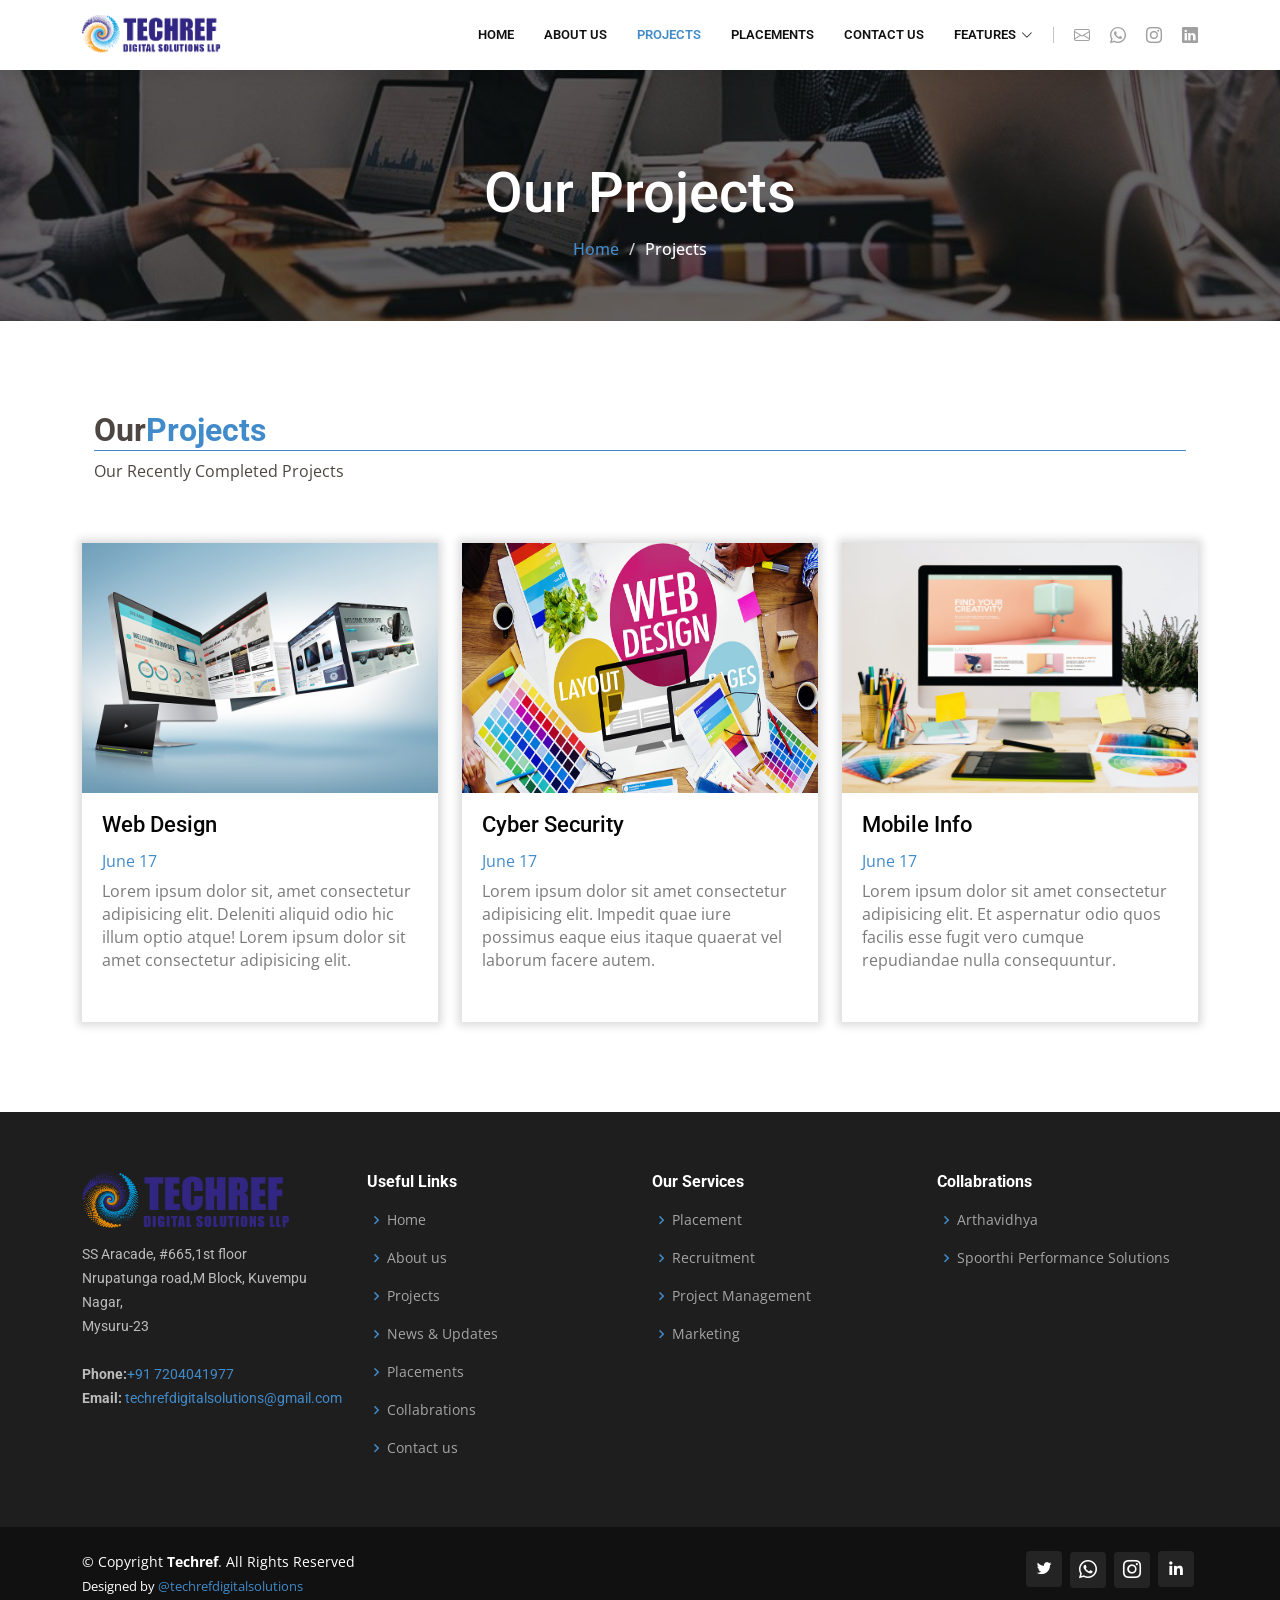
<file: projects.html>
<!DOCTYPE html>
<html lang="en">
<head>
    <meta charset="UTF-8">
    <meta name="viewport" content="width=device-width, initial-scale=1.0">
    <title>TECHREF</title>

    <!-- Favicon -->
    <link rel="icon" type="image/x-icon" href="assets\img\favicon (1).ico" />



  <link href="https://fonts.googleapis.com/css?family=Open+Sans:300,300i,400,400i,600,600i,700,700i|Roboto:300,300i,400,400i,500,500i,600,600i,700,700i|Poppins:300,300i,400,400i,500,500i,600,600i,700,700i" rel="stylesheet">

  <link href="assets/vendor/animate.css/animate.min.css" rel="stylesheet">
  <link href="assets/vendor/aos/aos.css" rel="stylesheet">
  <link href="assets/vendor/bootstrap/css/bootstrap.min.css" rel="stylesheet">
  <link href="assets/vendor/bootstrap-icons/bootstrap-icons.css" rel="stylesheet">
  <link href="assets/vendor/boxicons/css/boxicons.min.css" rel="stylesheet">
  <link href="assets/vendor/glightbox/css/glightbox.min.css" rel="stylesheet">
  <link href="assets/vendor/remixicon/remixicon.css" rel="stylesheet">
  <link href="assets/vendor/swiper/swiper-bundle.min.css" rel="stylesheet">

  <!-- Template Main CSS File -->
  <link href="assets/css/style.css" rel="stylesheet">
</head>
<body>
    
  <header id="header" class="fixed-top">
    <div class="container d-flex align-items-center">

      <!-- <h1 class="logo me-auto"><a href="index.html"><span>Com</span>pany</a></h1> -->
      <!-- Uncomment below if you prefer to use an image logo -->
      <a href="index.html" class="logo me-auto"><img src="assets/img/Logo.png" alt="" class="img-fluid"></a>

      <nav id="navbar" class="navbar order-last order-lg-0">
        <ul class="nav__list">
          <li class="nav__item"><a href="index.html" class="nav__links">Home</a></li>

          <li class="nav__item"><a href="about.html" class="nav__links"><span>About us</span></a></li>
          <li class="nav__item"><a href="projects.html" class="nav__links active">Projects</a></li>
          
          <li class="nav__item"><a href="placements.html" class="nav__links">Placements</a></li>
         
          <li class="nav__item"><a href="contact.html" class="nav__links">Contact us</a></li>

          <li class="dropdown"><a href="#"><span>Features</span> <i class="bi bi-chevron-down"></i></a>
            <ul>
              
              <li class="nav__item"><a href="news-update.html" class="nav__links">News and updates</a></li>
              <li class="nav__item"><a href="collabrations.html" class="nav__links">Collabrations</a></li>
            </ul>
          </li>

        </ul>
        <i class="bi bi-list mobile-nav-toggle"></i>
      </nav><!-- .navbar -->

      <div class="header-social-links d-flex">
        <a href="mailto:techrefdigitalsolutions@gmail.com" class="mail"><i class="bi bi-envelope"></i></a>
        <a href="https://wa.me/7204041977/" class="whatsapp"><i class="bi bi-whatsapp"></i></a>
        <a href="https://www.instagram.com/techref_digital_solutions_llp/?utm_source=ig_web_button_share_sheet&igsh=ODdmZWVhMTFiMw%3D%3D" class="instagram"><i class="bu bi-instagram"></i></a>
        <a href="#" class="linkedin"><i class="bu bi-linkedin"></i></i></a>
      </div>

    </div>
  </header><!-- End Header -->



  <!-- Page Title -->
  <div class="page-title" data-aos="fade" style="background-image: url(assets/img/slide2.jpg);">
    <div class="container position-relative">
      <h1>Our Projects</h1>
      <nav class="breadcrumbs">
        <ol>
          <li><a href="index.html">Home</a></li>
          <li class="current">Projects</li>
        </ol>
      </nav>
    </div>
  </div><!-- End Page Title -->




<!-- Project Section  -->

<div class="Lastestproject blog">
    <div class="container">
        <div class="row">
            <div class="col-md-12">
                <div class="container section-title" data-aos="fade-up">
                    <h2>Our<span>Projects</span></h2>
                    <p>Our Recently Completed Projects</p>
                  </div><!-- End Section Title -->
            </div>
        </div>
        <div class="row">
            <div class="col-xl-4 col-lg-4 col-md-4 col-sm-12 margin">
                <div class="news-box">
                    <figure><img src="assets/img/pg1.jpg" alt="img" class="img-fluid" /></figure>
                    <h3>Web Design</h3>
                    <span>June 17</span>
                    <p>Lorem ipsum dolor sit, amet consectetur adipisicing elit. Deleniti aliquid odio hic illum optio atque! Lorem ipsum dolor sit amet consectetur adipisicing elit.</p>
                </div>
            </div>
            <div class="col-xl-4 col-lg-4 col-md-4 col-sm-12 margin">
                <div class="news-box">
                    <figure><img src="assets/img/pg2.jpg" alt="img"v  class="img-fluid" /></figure>
                    <h3>Cyber Security</h3>
                    <span> June 17</span>
                    <p>Lorem ipsum dolor sit amet consectetur adipisicing elit. Impedit quae iure possimus eaque eius itaque quaerat vel laborum facere autem. </p>
                </div>
            </div>
            <div class="col-xl-4 col-lg-4 col-md-4 col-sm-12 margin">
                <div class="news-box">
                    <figure><img src="assets/img/pg3.webp" alt="img"  class="img-fluid" /></figure>
                    <h3>Mobile Info</h3>
                    <span> June 17</span>
                    <p>Lorem ipsum dolor sit amet consectetur adipisicing elit. Et aspernatur odio quos facilis esse fugit vero cumque repudiandae nulla consequuntur. </p>
                </div>
            </div>
            
            
           
        </div>
    </div>
</div>

<!-- Project End -->


















   <!-- Footer Section -->

<footer id="footer">

    <div class="footer-top">
      <div class="container">
        <div class="row">
  
          <div class="col-lg-3 col-md-6 footer-contact">
            <a href="index.html" class="foot-logo me-auto"><img src="assets/img/Logo.png" alt="" class="img-fluid"></a>
            <p>
              SS Aracade, #665,1st floor <br>
              Nrupatunga road,M Block, Kuvempu Nagar,<br>
              Mysuru-23 <br><br>
              <strong>Phone:</strong><a href="tel:7204041977">+91 7204041977 </a><br>
            <strong>Email:</strong> <a href="mailto:techrefdigitalsolutions@gmail.com" class="email">techrefdigitalsolutions@gmail.com</a><br>
        </p>
          </div>
  
          <div class="col-lg-3 col-md-6 footer-links">
            <h4>Useful Links</h4>
            <ul>
              <li><i class="bx bx-chevron-right"></i> <a href="index.html">Home</a></li>
              <li><i class="bx bx-chevron-right"></i> <a href="about.html">About us</a></li>
              <li><i class="bx bx-chevron-right"></i> <a href="projects.html">Projects</a></li>
              <li><i class="bx bx-chevron-right"></i> <a href="news-update.html">News & Updates</a></li>
              <li><i class="bx bx-chevron-right"></i> <a href="placements.html">Placements</a></li>
              <li><i class="bx bx-chevron-right"></i> <a href="collabrations.html">Collabrations</a></li>
              <li><i class="bx bx-chevron-right"></i> <a href="contact.html">Contact us</a></li>
            </ul>
          </div>
  
          <div class="col-lg-3 col-md-6 footer-links">
            <h4>Our Services</h4>
            <ul>
              <li><i class="bx bx-chevron-right"></i> <a href="#">Placement</a></li>
              <li><i class="bx bx-chevron-right"></i> <a href="#">Recruitment</a></li>
              <li><i class="bx bx-chevron-right"></i> <a href="#">Project Management</a></li>
              <li><i class="bx bx-chevron-right"></i> <a href="#">Marketing</a></li>
            </ul>
          </div>
  
          <div class="col-lg-3 col-md-6 footer-links">
            <h4>Collabrations</h4>
            <ul>
              <li><i class="bx bx-chevron-right"></i> <a href="#">Arthavidhya</a></li>
              <li><i class="bx bx-chevron-right"></i> <a href="#">Spoorthi Performance Solutions</a></li>
              <!-- <li><i class="bx bx-chevron-right"></i> <a href="#">Project Management</a></li>
              <li><i class="bx bx-chevron-right"></i> <a href="#">Marketing</a></li> -->
            </ul>
          </div>
  
        </div>
      </div>
    </div>
  
    <div class="container d-md-flex py-4">
  
      <div class="me-md-auto text-center text-md-start">
        <div class="copyright">
          &copy; Copyright <strong><span>Techref</span></strong>. All Rights Reserved
        </div>
        <div class="credits"> Designed by <a href="">@techrefdigitalsolutions</a>
        </div>
      </div>
      <div class="social-links text-center text-md-right pt-3 pt-md-0">
        <a href="#" class="twitter"><i class="bx bxl-twitter"></i></a>
        <a href="https://wa.me/7204041977/" class="whatsapp"><i class="bi bi-whatsapp"></i></a>
        <a href="https://www.instagram.com/techref_digital_solutions_llp/?utm_source=ig_web_button_share_sheet&igsh=ODdmZWVhMTFiMw%3D%3D" class="instagram"><i class="bu bi-instagram"></i></a>
         <a href="#" class="linkedin"><i class="bx bxl-linkedin"></i></a>
      </div>
    </div>
  </footer>
  
  <!-- End Footer -->
  
  
  <!-- Back to Top Button -->
  
  <a href="#" class="back-to-top d-flex align-items-center justify-content-center"><i class="bi bi-arrow-up-short"></i></a>
  
  <!-- End of back to top button -->
  
  
  
  
  
  
  
  
  
  <script src="assets/vendor/aos/aos.js"></script>
  <script src="assets/vendor/bootstrap/js/bootstrap.bundle.min.js"></script>
  <script src="assets/vendor/glightbox/js/glightbox.min.js"></script>
  <script src="assets/vendor/isotope-layout/isotope.pkgd.min.js"></script>
  <script src="assets/vendor/swiper/swiper-bundle.min.js"></script>
  <script src="assets/vendor/waypoints/noframework.waypoints.js"></script>

  
  <!-- Template Main JS File -->
  <script src="assets/js/main.js"></script>
  
  
  
  </body>
  </html>
</file>
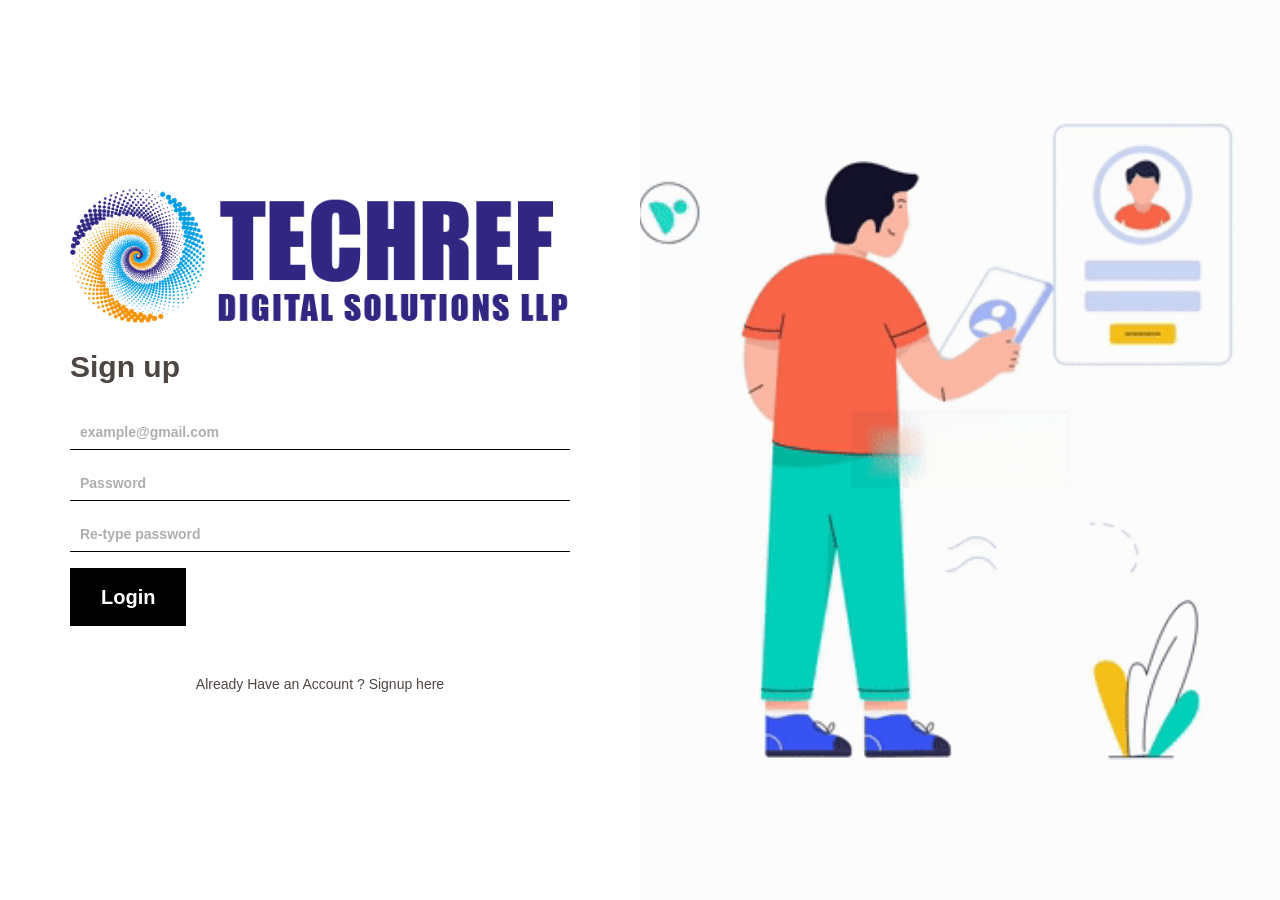
<file: register.html>
<!DOCTYPE html>
<html lang="en">
<head>
    <meta charset="UTF-8">
    <meta name="viewport" content="width=device-width, initial-scale=1.0">
    <title>Document</title>

    <link rel="stylesheet" href="https://stackpath.bootstrapcdn.com/bootstrap/4.4.1/css/bootstrap.min.css">
    <link rel="stylesheet" href="https://use.fontawesome.com/releases/v5.7.2/css/all.css">
    <script src="https://stackpath.bootstrapcdn.com/bootstrap/4.4.1/js/bootstrap.bundle.min.js"></script>
    <script src="https://cdnjs.cloudflare.com/ajax/libs/jquery/3.2.1/jquery.min.js"></script>

        <link rel="stylesheet" href="assets/css/style.css">
        <link rel="preconnect" href="https://fonts.googleapis.com">
        <link rel="preconnect" href="https://fonts.gstatic.com" crossorigin>
        <link href="https://fonts.googleapis.com/css2?family=Karla:wght@200;300;400;500&display=swap" rel="stylesheet">
    </head>
<body>
    <div class="container-fluid">
          <div class="row">
            
            <div class=" col-md-6 form-section">
              <div class="login-wrapper">
                <div class="form-group mb-3">
                  <img src="assets/img/Logo.png" alt="Logo" class="img-fluid">

                </div>
                <h2 class="login-title">Sign up</h2>
                <form action="#!">
                  
                    <div class="form-group mb-3">
                        <label for="Name" class="sr-only">Email</label>
                        <input type="Text" name="password" id="password" class="form-control" placeholder="example@gmail.com">
                      </div>
                  <div class="form-group mb-3">
                    <label for="password" class="sr-only">Password</label>
                    <input type="password" name="password" id="password" class="form-control" placeholder="Password">
                  </div>

                  <div class="form-group mb-3">
                    <label for="password" class="sr-only">Re-Enter Password</label>
                    <input type="password" name="password" id="password" class="form-control" placeholder="Re-type password">
                  </div>

                  <div class="d-flex justify-content-between align-items-center mb-5">
                    <input name="login" id="login" class="btn login-btn" type="submit" value="Login">
                  </div>
                </form>           
                <p class="login-wrapper-footer-text">Already Have an Account ? <a href="login.html" class="text-reset">Signup here</a></p>
              </div>
            </div>

            <div class=" col-md-6 intro-section ">
              <div class="brand-wrapper">
                <!-- <img src="assets/img/login-gif.gif" alt="" width="100%" height="500px"> -->
                 <!-- <video controls>
                  <source src="assets/img/login-video.mp4" type="video/mp4">
                 </video> -->
              </div>
              <div class="intro-content-wrapper">
                <!-- <h1 class="intro-title">Welcome to website !</h1> -->
                <!-- <p class="intro-text">Lorem ipsum dolor sit amet, consectetur adipiscing elit, sed do eiusmod tempor
                  incididunt ut labore et dolore magna</p> -->
              </div>
            </div>
          </div>
        </div>



        <style>
          .intro-section{
            background-image: url(assets/img/login-gif.gif);
          }
        </style>

</body>
</html>
</file>
<file: assets/css/style.css>
/* Body genral Styles */

body {
  font-family: "Open Sans", sans-serif;
  color: #4d4643;
}

a {
  color: #428bca;
  text-decoration: none;
}

a:hover {
  color: #428bca;
  text-decoration: none;
}

h1,
h2,
h3,
h4,
h5,
h6 {
  font-family: "Roboto", sans-serif;
}

/* Root variables Colors */

:root {
  --background-color: #ffffff;
  --contrast-color: #ffffff;
}




/* All page Titles */

.page-title {
  --background-color: #000000;
  --heading-color: var(--contrast-color);
  --default-color: var(--contrast-color);
  color: var(--default-color);
  background-color: var(--background-color);
  background-size: cover;
  background-position: center;
  background-repeat: no-repeat;
  padding: 160px 0 60px 0;
  text-align: center;
  position: relative;
}

.page-title:before {
  content: "";
  background-color: color-mix(in srgb, var(--background-color), transparent 40%);
  position: absolute;
  inset: 0;
}

.page-title h1 {
  font-size: 56px;
  font-weight: 500;
  margin-bottom: 10px;
}

.page-title .breadcrumbs ol {
  display: flex;
  flex-wrap: wrap;
  list-style: none;
  justify-content: center;
  padding: 0;
  margin: 0;
  font-size: 16px;
  font-weight: 500;
}

.page-title .breadcrumbs ol li+li {
  padding-left: 10px;
}

.page-title .breadcrumbs ol li+li::before {
  content: "/";
  display: inline-block;
  padding-right: 10px;
  color: color-mix(in srgb, var(--default-color), transparent 20%);
}


/* Back to Top Button Styles */
.back-to-top {
  position: fixed;
  visibility: hidden;
  opacity: 0;
  right: 15px;
  bottom: 15px;
  z-index: 996;
  background: #428bca;
  width: 40px;
  height: 40px;
  border-radius: 50%;
  transition: all 0.4s;
}

.back-to-top i {
  font-size: 28px;
  color: #fff;
  line-height: 0;
}

.back-to-top:hover {
  background: #428bca;
  color: #fff;
}

.back-to-top.active {
  visibility: visible;
  opacity: 1;
}




/* Section title Styles */

.section-title {
  /* text-align: center; */
  padding-bottom: 60px;
  position: relative;
}

.section-title h2 {
  font-size: 32px;
  font-weight: 700;
  position: relative;
  border-bottom: 1px solid #428bca;
}

.section-title h2 span {
  color: #428bca;
}

.section-title h2:after {
  content: "";
  position: absolute;
  display: block;
  width: 50px;
  height: 3px;
  /* background: var(--accent-color); */
  left: 0;
  right: 0;
  bottom: 0;
  margin: auto;
}

.section-title p {
  margin-bottom: 0;
}



/* Genral Buttons Styles */
.button {
  font-family: "Poppins", sans-serif;
  text-transform: uppercase;
  font-weight: 500;
  font-size: 16px;
  letter-spacing: 1px;
  display: inline-block;
  padding: 8px 28px;
  border-radius: 50px;
  transition: 0.5s;
  margin: 10px;
  border: 2px solid #fff;
  color: #fff;
  background-color: #428bca;
}

.button:hover {
  color: white;
}



/* Header section Styles */

#header {
  background: #fff;
  transition: all 0.5s;
  z-index: 997;
  padding: 15px 0;
  box-shadow: 0px 2px 15px rgba(0, 0, 0, 0.1);
}

#header .logo {
  font-size: 28px;
  margin: 0;
  padding: 0;
  line-height: 1;
  font-weight: 700;
  letter-spacing: 0.5px;
  text-transform: uppercase;
}

#header .logo a {
  color: #111;
}

#header .logo a span {
  color: #428bca;
}

#header .logo img {
  max-height: 40px;
}



/* Header social media Links */


.header-social-links {
  margin-left: 20px;
  border-left: 1px solid #c4c4c4;
}

.header-social-links a {
  color: #a0a0a0;
  display: inline-block;
  line-height: 0px;
  transition: 0.3s;
  padding-left: 20px;
}

.header-social-links a i {
  line-height: 0;
}

.header-social-links a:hover {
  color: #428bca;
}

@media (max-width: 768px) {
  .header-social-links {
    padding: 0 15px 0 0;
    border-left: 0;
  }
}





/* Navbar section Styles  */

.navbar {
  padding: 0;
}

.navbar ul {
  margin: 0;
  padding: 0;
  display: flex;
  list-style: none;
  align-items: center;
}

.navbar li {
  position: relative;
}

.navbar a,
.navbar a:focus {
  display: flex;
  align-items: center;
  justify-content: space-between;
  padding: 10px 0 10px 30px;
  font-family: "Roboto", sans-serif;
  font-size: 13px;
  font-weight: 600;
  color: #111;
  white-space: nowrap;
  text-transform: uppercase;
  transition: 0.3s;
}

.navbar a i,
.navbar a:focus i {
  font-size: 12px;
  line-height: 0;
  margin-left: 5px;
}

.navbar a:hover,
.navbar .active,
.navbar .active:focus,
.navbar li:hover>a {
  color: #428bca;
}

.navbar .dropdown ul {
  display: block;
  position: absolute;
  left: 14px;
  top: calc(100% + 30px);
  margin: 0;
  padding: 10px 0;
  z-index: 99;
  opacity: 0;
  visibility: hidden;
  background: #fff;
  box-shadow: 0px 0px 30px rgba(127, 137, 161, 0.25);
  transition: 0.3s;
  border-top: 2px solid #428bca;
}

.navbar .dropdown ul li {
  min-width: 200px;
}

.navbar .dropdown ul a {
  padding: 10px 20px;
  font-size: 14px;
  font-weight: 500;
  text-transform: none;
  color: #111;
}

.navbar .dropdown ul a i {
  font-size: 12px;
}

.navbar .dropdown ul a:hover,
.navbar .dropdown ul .active:hover,
.navbar .dropdown ul li:hover>a {
  color: #428bca;
}

.navbar .dropdown:hover>ul {
  opacity: 1;
  top: 100%;
  visibility: visible;
}

.navbar .dropdown .dropdown ul {
  top: 0;
  left: calc(100% - 30px);
  visibility: hidden;
}

.navbar .dropdown .dropdown:hover>ul {
  opacity: 1;
  top: 0;
  left: 100%;
  visibility: visible;
}

@media (max-width: 1366px) {
  .navbar .dropdown .dropdown ul {
    left: -90%;
  }

  .navbar .dropdown .dropdown:hover>ul {
    left: -100%;
  }
}


/**
  * Mobile Navigation 
  */
.mobile-nav-toggle {
  color: #111;
  font-size: 28px;
  cursor: pointer;
  display: none;
  line-height: 0;
  transition: 0.5s;
}

.mobile-nav-toggle.bi-x {
  color: #fff;
}

@media (max-width: 991px) {
  .mobile-nav-toggle {
    display: block;
  }

  .navbar ul {
    display: none;
  }
}

.navbar-mobile {
  position: fixed;
  overflow: hidden;
  top: 0;
  right: 0;
  left: 0;
  bottom: 0;
  background: rgba(0, 0, 0, 0.9);
  transition: 0.3s;
  z-index: 999;
}

.navbar-mobile .mobile-nav-toggle {
  position: absolute;
  top: 15px;
  right: 15px;
}

.navbar-mobile ul {
  display: block;
  position: absolute;
  top: 55px;
  right: 15px;
  bottom: 15px;
  left: 15px;
  padding: 10px 0;
  background-color: #fff;
  overflow-y: auto;
  transition: 0.3s;
}

.navbar-mobile a,
.navbar-mobile a:focus {
  padding: 10px 20px;
  font-size: 15px;
  color: #111;
}

.navbar-mobile a:hover,
.navbar-mobile .active,
.navbar-mobile li:hover>a {
  color: #428bca;
}

.navbar-mobile .getstarted,
.navbar-mobile .getstarted:focus {
  margin: 15px;
}


/* Hero section styles  */

#hero {
  width: 100%;
  height: 100vh;
  background: url(../img/slide1-img.jpg) top center;
  background-size: cover;
  position: relative;
}

@media (min-width: 1024px) {
  #hero {
    background-attachment: fixed;
  }
}

#hero:before {
  content: "";
  background: rgba(0, 0, 0, 0.6);
  position: absolute;
  bottom: 0;
  top: 0;
  left: 0;
  right: 0;
}

#hero .hero-container {
  position: absolute;
  bottom: 0;
  top: 0;
  left: 0;
  right: 0;
  display: flex;
  justify-content: center;
  align-items: center;
  flex-direction: column;
  text-align: center;
}

#hero h1 {
  margin: 30px 0 10px 0;
  font-size: 48px;
  font-weight: 700;
  line-height: 56px;
  text-transform: uppercase;
  color: #fff;
}

@media (max-width: 768px) {
  #hero h1 {
    font-size: 28px;
    line-height: 36px;
  }
}

#hero h2 {
  color: #eee;
  margin-bottom: 50px;
  font-size: 24px;
}

@media (max-width: 768px) {
  #hero h2 {
    font-size: 18px;
    line-height: 24px;
    margin-bottom: 30px;
  }
}

#hero .btn-get-started {
  font-family: "Poppins", sans-serif;
  text-transform: uppercase;
  font-weight: 500;
  font-size: 16px;
  letter-spacing: 1px;
  display: inline-block;
  padding: 8px 28px;
  border-radius: 50px;
  transition: 0.5s;
  margin: 10px;
  border: 2px solid #fff;
  color: #fff;
}

#hero .btn-get-started:hover {
  background: #428bca;
  border: 2px solid #2dc997;
}



/* About US section styles */

#about {
  background: #fff;
  padding: 80px 0;
}



#about .about-container .content {
  background: #fff;
}

.content {
  padding-top: 2rem;
}

.content p {
  font-size: 12px;
}

.content ul li i {
  color: #428bca;
}

.content img {
  height: 370px;
}

#about .about-container .title {
  color: #333;
  font-weight: 700;
  font-size: 32px;
}

@media (max-width: 768px) {
  #about .about-container .title {
    padding-top: 15px;
  }
}

#about .about-container p {
  line-height: 20px;
  font-size: 15px;
}

#about .about-container p:last-child {
  margin-bottom: 0;
}

#about .about-container .icon-box {
  background: #fff;
  background-size: cover;
  padding: 0 0 30px 0;
}

#about .about-container .icon-box .icon {
  float: left;
  background: #fff;
  width: 64px;
  height: 64px;
  display: flex;
  justify-content: center;
  align-items: center;
  flex-direction: column;
  text-align: center;
  border-radius: 50%;
  border: 2px solid #428bca;
}

#about .about-container .icon-box .icon i {
  color: #428bca;
  font-size: 24px;
  line-height: 0;
}

#about .about-container .icon-box .title {
  margin-left: 80px;
  font-weight: 500;
  margin-bottom: 5px;
  font-size: 18px;
  text-transform: uppercase;
}

#about .about-container .icon-box .title a {
  color: #111;
}

#about .about-container .icon-box .description {
  margin-left: 80px;
  line-height: 24px;
  font-size: 14px;
}


/* Homepage project display section Section */

.Project-display .card {
  background-color: white;
  color: black;
  border: 1px solid black;
  position: relative;
  border-radius: 20px;
}

.Project-display .card .card-img {
  overflow: hidden;
  margin-bottom: 15px;
  border-top-left-radius: 20px;
  border-top-right-radius: 20px;
}

.card-img img {
  height: 300px;
  width: 100%;
}

.Project-display .card .card-img img {
  transition: 0.3s ease-in-out;
}

.Project-display .card h3 {
  font-weight: 600;
  font-size: 20px;
  margin-bottom: 5px;
  padding: 0 20px;
}

.Project-display .card a {
  color: #428bca;
  transition: 0.3;
}

.Project-display .card a:hover {
  color: #428bca;
}

.Project-display .card p {
  padding: 0 20px;
  margin-bottom: 20px;
  color: black;
  font-style: italic;
  font-size: 15px;
}

.Project-display .card:hover .card-img img {
  transform: scale(1.1);
}



/* Gallery Section Styles */

#gallery {
  margin-top: 5rem;
}

.gallery .gallery-item {
  overflow: hidden;
  border-right: 3px solid var(--background-color);
  border-bottom: 3px solid var(--background-color);
}

.gallery .gallery-item img {
  transition: all ease-in-out 0.4s;
  height: 300px;
}

.gallery .gallery-item:hover img {
  transform: scale(1.1);
}




/* Our Team Section */

#team {
  background: #fff;
  padding: 80px 0 60px 0;
}

#team .member {
  text-align: center;
  margin-bottom: 20px;
}

#team .member .pic {
  margin-bottom: 15px;
  overflow: hidden;
  height: 350px;
}

#team .member .pic img {
  max-width: 100%;
}

#team .member h4 {
  font-weight: 700;
  margin-bottom: 2px;
}

#team .member span {
  font-style: italic;
  display: block;
  font-size: 13px;
}

#team .member .social {
  margin-top: 15px;
}

#team .member .social a {
  color: #428bca;
}

#team .member .social a:hover {
  color: #03C4EB;
}

#team .member .social i {
  font-size: 22px;
  margin: 0 2px;
}


/* placements Section */

.placements {
  --background-color: color-mix(in srgb, var(--default-color), transparent 94%);
  overflow: hidden;
  margin-top: 5rem;
}

.placements .swiper-wrapper {
  height: auto;
}

.placements .swiper-pagination {
  margin-top: 20px;
  position: relative;
}

.placements .swiper-pagination .swiper-pagination-bullet {
  background-color: black, transparent 85%;
  border: 0;
  width: 12px;
  height: 12px;
  opacity: 1;
}

.placements .swiper-pagination .swiper-pagination-bullet-active {
  background-color: #428bca;
  opacity: 1;
}

.placements .swiper-slide-active {
  text-align: center;
}

@media (min-width: 992px) {
  .placements .swiper-wrapper {
    padding: 40px 0;
  }

  .placements .swiper-slide-active {
    background: black;
    border: 6px solid #428bca;
    padding: 4px;
    z-index: 1;
    transform: scale(1.2);
    transition: none;
  }
}

.swiper-slide a img {
  height: 400px;
  width: 280px;

}



/* Footer Section styles */

#footer {
  color: #fff;
  font-size: 14px;
  background: #111;
}

#footer .footer-top {
  padding: 60px 0 30px 0;
  background: #1e1e1e;
}

#footer .footer-top .footer-contact {
  margin-bottom: 30px;
}

#footer .footer-top .footer-contact h3 {
  font-size: 22px;
  margin: 0 0 10px 0;
  padding: 2px 0 2px 0;
  line-height: 1;
  font-weight: 500;
  letter-spacing: 1px;
  text-transform: uppercase;
  color: #fff;
}

#footer .footer-top .footer-contact p {
  font-size: 14px;
  line-height: 24px;
  margin-bottom: 0;
  font-family: "Roboto", sans-serif;
  color: rgba(255, 255, 255, 0.7);
}

#footer .footer-top h4 {
  font-size: 16px;
  font-weight: bold;
  color: #fff;
  position: relative;
  padding-bottom: 12px;
}

#footer .footer-top .footer-links {
  margin-bottom: 30px;
}

#footer .footer-top .footer-links ul {
  list-style: none;
  padding: 0;
  margin: 0;
}

#footer .footer-top .footer-links ul i {
  padding-right: 2px;
  color: #428bca;
  font-size: 18px;
  line-height: 1;
}

#footer .footer-top .footer-links ul li {
  padding: 10px 0;
  display: flex;
  align-items: center;
}

#footer .footer-top .footer-links ul li:first-child {
  padding-top: 0;
}

#footer .footer-top .footer-links ul a {
  color: rgba(255, 255, 255, 0.6);
  transition: 0.3s;
  display: inline-block;
  line-height: 1;
}

#footer .footer-top .footer-links ul a:hover {
  text-decoration: none;
  color: #fff;
}


#footer .credits {
  padding-top: 5px;
  font-size: 13px;
  color: #fff;
}

#footer .social-links a {
  font-size: 18px;
  display: inline-block;
  background: rgba(255, 255, 255, 0.08);
  color: #fff;
  line-height: 1;
  padding: 8px 0;
  margin-right: 4px;
  border-radius: 4px;
  text-align: center;
  width: 36px;
  height: 36px;
  transition: 0.3s;
}

#footer .social-links a:hover {
  background: #428bca;
  color: #fff;
  text-decoration: none;
}

.foot-logo img {
  max-height: 70px;
  padding-bottom: 10px;
}



/* Contact Section styles */

.contact {
  padding-top: 5rem;
  padding-bottom: 5rem;
}


.contact .info-item {
  box-shadow: 0px 0px 20px rgb(49, 49, 49);
  padding: 24px 0 30px 0;
}

.contact .info-item i {
  font-size: 20px;
  color: #428bca;
  width: 56px;
  height: 56px;
  font-size: 24px;
  display: flex;
  justify-content: center;
  align-items: center;
  border-radius: 4px;
  transition: all 0.3s ease-in-out;
  border-radius: 50%;
  border: 2px dotted #000000;
}

.contact .info-item h3 {
  font-size: 20px;
  color: black;
  font-size: 18px;
  font-weight: 700;
  margin: 10px 0;
}

.contact .info-item p {
  padding: 0;
  margin-bottom: 0;
  font-size: 14px;
}


@keyframes animate-loading {
  0% {
    transform: rotate(0deg);
  }

  100% {
    transform: rotate(360deg);
  }
}



/* About Section Styles */

.about .inner-title {
  font-size: 2.75rem;
  font-weight: 700;
  margin: 30px 0;
}

@media (min-width: 991px) {
  .about .inner-title {
    max-width: 65%;
    margin: 0 0 80px 0;
  }
}

.about .our-story {
  padding: 40px;
  background-color: color-mix(in srgb, var(--default-color), transparent 96%);
}

@media (min-width: 991px) {
  .about .our-story {
    padding-right: 35%;
  }
}

.about .our-story h4 {
  text-transform: uppercase;
  font-size: 1.1rem;
  color: color-mix(in srgb, var(--default-color), transparent 50%);
}

.about .our-story h3 {
  font-size: 2.25rem;
  font-weight: 700;
  color: color-mix(in srgb, var(--default-color), transparent 20%);
}

.about .our-story p:last-child {
  margin-bottom: 0;
}

.about ul {
  list-style: none;
  padding: 0;
  font-size: 15px;
}

.about ul li {
  padding: 5px 0;
  display: flex;
  align-items: center;
}

.about ul i {
  font-size: 1.25rem;
  margin-right: 0.5rem;
  line-height: 1.2;
  color: var(--accent-color);
}

.about .watch-video i {
  font-size: 2rem;
  transition: 0.3s;
  color: var(--accent-color);
}

.about .watch-video a {
  font-weight: 600;
  color: color-mix(in srgb, var(--default-color), transparent 20%);
  margin-left: 8px;
  transition: 0.3s;
}

.about .watch-video:hover a {
  color: var(--accent-color);
}

.about .about-img {
  min-height: 400px;
  position: relative;
}

@media (min-width: 992px) {
  .about .about-img {
    position: absolute;
    top: 0;
    right: 0;
    min-height: 600px;
  }
}

.about .about-img img {
  position: absolute;
  inset: 0;
  display: block;
  width: 100%;
  height: 100%;
  object-fit: cover;
  object-position: center;
  z-index: 1;
}

.alt-services-2 {
  margin-top: 5rem;
  margin-bottom: 5rem;
}

.features-image img {
  height: 550px;
}



/* project Section Styles */
.project-img {
  position: relative;
  padding: 15px;
}

.project-img::before {
  content: "";
  position: absolute;
  width: 150px;
  height: 150px;
  top: 0;
  left: 0;
  background: rgb(50, 50, 50);
  border-radius: 10px;
  opacity: 1;
  z-index: -1;
  transition: .5s;
}

.project-img::after {
  content: "";
  width: 150px;
  height: 150px;
  position: absolute;
  right: 0;
  bottom: 0;
  background: #428bca;
  border-radius: 10px;
  opacity: 1;
  z-index: -1;
  transition: .5s;
}

.project-content {
  position: absolute;
  width: 100%;
  height: 100%;
  top: 0;
  left: 0;
  display: flex;
  align-items: center;
  justify-content: center;
  opacity: 0;
}

.project-content a {
  display: inline-block;
  padding: 20px 25px;
  background: #428bca;
  border-radius: 10px;
}

.project-item:hover .project-content {
  opacity: 1;
  transition: .5s;
}

.project-item:hover .project-img::before,
.project-item:hover .project-img::after {
  opacity: 0;
}

.project-img img {
  width: 100%;
  height: 300px;
}



.Lastestproject {
  padding: 90px 0px;
  background: #fff;
}

.Lastestproject .titlepage {
  text-align: center;
  margin-bottom: 60px;
}

.Lastestproject .titlepage span {
  color: #060606;
  font-size: 17px;
  line-height: 23px;
}

.Lastestproject .news-box {
  background: #fff;
  box-shadow: #ddd 0px 0px 8px 4px;
  margin-bottom: 30px;
  height: 100%;
}

.Lastestproject .news-box figure {
  margin: 0;
}

.Lastestproject .news-box figure img {
  width: 100%;
}

.Lastestproject .news-box h3 {
  font-size: 22px;
  line-height: 24px;
  color: #060606;
  font-weight: 500;
  padding: 20px 20px 4px 20px;
}

.Lastestproject .news-box span {
  color: #428bca;
  margin-left: 20px;
}

.Lastestproject .news-box p {
  color: #7b7a7a;
  font-size: 16px;
  line-height: 23px;
  padding: 7px 20px 20px 20px;
}

.news-box img {
  width: 100%;
  height: 250px;
}


/* Collabrations Section Styles */

.colab-content {
  padding-left: 2rem;

}

.arth-img{
  height: 400px;
}


/* Placements Page  Section Styles */

.cat-item {
  display: block;
  box-shadow: 0 0 45px rgba(0, 0, 0, .08);
  border: 1px solid transparent;
  transition: .5s;
}

.cat-item:hover {
  border-color: rgba(0, 0, 0, .08);
  box-shadow: none;
}


/*** Job Listing ***/
.nav-pills .nav-item .active {
  border-bottom: 2px solid var(--primary);
}

.job-item {
  border: 1px solid transparent;
  border-radius: 2px;
  box-shadow: 0 0 45px rgba(0, 0, 0, .08);
  transition: .5s;
}

.job-item:hover {
  border-color: rgba(0, 0, 0, .08);
  box-shadow: none;
}


/* News and Update Section styles */
.blog-wrapper {
  position: relative;
  z-index: 1;
}

.blog-wrapper .single-blog-area {
  position: relative;
  z-index: 1;
  box-shadow: 0 0 4px rgba(0, 0, 0, 0.15);
  -webkit-transition-duration: 500ms;
  transition-duration: 500ms;
  overflow: hidden;
}

.blog-wrapper .single-blog-area img {
  width: 100%;
  -webkit-transition-duration: 500ms;
  transition-duration: 500ms;
}

.blog-wrapper .single-blog-area .post-title {
  -webkit-transition-duration: 500ms;
  transition-duration: 500ms;
  background-color: #ffffff;
  padding: 20px 40px;
  position: absolute;
  bottom: 0;
  left: 0;
  width: 85%;
  height: auto;
  z-index: 10;
}

@media only screen and (max-width: 767px) {
  .blog-wrapper .single-blog-area .post-title {
    padding: 20px;
  }
}

.blog-wrapper .single-blog-area .post-title a {
  display: block;
  font-size: 18px;
  font-weight: 600;
  line-height: 1.5;
}

@media only screen and (max-width: 767px) {
  .blog-wrapper .single-blog-area .post-title a {
    font-size: 14px;
  }
}

@media only screen and (min-width: 576px) and (max-width: 767px) {
  .blog-wrapper .single-blog-area .post-title a {
    font-size: 18px;
  }
}

.blog-wrapper .single-blog-area .hover-content {
  -webkit-transition-duration: 500ms;
  transition-duration: 500ms;
  background-color: #ffffff;
  background-color: #ffffff;
  padding: 20px 40px;
  position: absolute;
  width: 85%;
  height: 100%;
  z-index: 100;
  top: 0;
  left: 0;
  opacity: 0;
  visibility: hidden;
}

@media only screen and (min-width: 992px) and (max-width: 1199px) {
  .blog-wrapper .single-blog-area .hover-content {
    padding: 20px;
  }
}

@media only screen and (max-width: 767px) {
  .blog-wrapper .single-blog-area .hover-content {
    padding: 20px;
  }
}

.blog-wrapper .single-blog-area .hover-content .hover-post-title a {
  display: block;
  font-size: 18px;
  font-weight: 600;
  line-height: 1.5;
  margin-bottom: 20px;
}

@media only screen and (min-width: 992px) and (max-width: 1199px) {
  .blog-wrapper .single-blog-area .hover-content .hover-post-title a {
    font-size: 16px;
    margin-bottom: 10px;
  }
}

@media only screen and (max-width: 767px) {
  .blog-wrapper .single-blog-area .hover-content .hover-post-title a {
    font-size: 14px;
    margin-bottom: 10px;
  }
}

@media only screen and (min-width: 576px) and (max-width: 767px) {
  .blog-wrapper .single-blog-area .hover-content .hover-post-title a {
    font-size: 18px;
    margin-bottom: 20px;
  }
}

.blog-wrapper .single-blog-area .hover-content .hover-post-title a:hover {
  color: #0315ff;
}

@media only screen and (max-width: 767px) {
  .blog-wrapper .single-blog-area .hover-content p {
    display: none;
  }
}

@media only screen and (min-width: 480px) and (max-width: 767px) {
  .blog-wrapper .single-blog-area .hover-content p {
    display: block;
    font-size: 14px;
    line-height: 1.7;
  }
}

.blog-wrapper .single-blog-area .hover-content>a {
  display: block;
  font-size: 12px;
  font-weight: 600;
  margin-bottom: 0;
  color: #0315ff;
  letter-spacing: 1.5px;
  text-transform: uppercase;
  margin-top: 50px;
}

@media only screen and (min-width: 992px) and (max-width: 1199px) {
  .blog-wrapper .single-blog-area .hover-content>a {
    margin-top: 15px;
  }
}

@media only screen and (max-width: 767px) {
  .blog-wrapper .single-blog-area .hover-content>a {
    margin-top: 30px;
  }
}

.blog-wrapper .single-blog-area:hover .hover-content,
.blog-wrapper .single-blog-area:focus .hover-content {
  opacity: 1;
  visibility: visible;
}

.blog-wrapper .single-blog-area:hover img,
.blog-wrapper .single-blog-area:focus img {
  -webkit-transform: scale(1.1);
  transform: scale(1.1);
}

.single-blog-area img{
  width: 100%;
  height: 400px;
}

.single-blog-con{
  padding: 1rem;
}


/* login page Styles */


h1 > a {
    text-decoration:none;
    color:#fff !important;
}

.intro-section {
  background-size: cover;
  background-repeat: no-repeat;
  background-position: center;
  min-height: 100vh;
  align-items: center;
  justify-content: center;
  display: -webkit-box;
  display: flex;
  -webkit-box-orient: vertical;
  -webkit-box-direction: normal;
          flex-direction: column;
  color: #ffffff; }
  @media (max-width: 991px) {
    .intro-section {
      padding-left: 50px;
      padding-rigth: 50px; } }
  @media (max-width: 767px) {
    .intro-section {
      padding: 28px; } }
  @media (max-width: 575px) {
    .intro-section {
      min-height: auto; } }

.brand-wrapper .logo {
  height: 35px; }

@media (max-width: 767px) {
  .brand-wrapper {
    margin-bottom: 35px; } }

.intro-content-wrapper {
  width: 410px;
  max-width: 100%;
  margin-top: auto;
  margin-bottom: auto; }  
  .intro-content-wrapper .intro-title {
    font-size: 40px;
    font-weight: bold;
    margin-bottom: 17px; }
  .intro-content-wrapper .intro-text {
    font-size: 19px;
    line-height: 1.37; }
  .intro-content-wrapper .btn-read-more {
    background-color: #fff;
    padding: 13px 30px;
    border-radius: 0;
    font-size: 16px;
    font-weight: bold;
    color: #000; }
    .intro-content-wrapper .btn-read-more:hover {
      background-color: transparent;
      border: 1px solid #fff;
      color: #fff; }

@media (max-width: 767px) {
  .intro-section-footer {
    margin-top: 35px; } }

.intro-section-footer .footer-nav a {
  font-size: 20px;
  font-weight: bold;
  color: inherit; }
  @media (max-width: 767px) {
    .intro-section-footer .footer-nav a {
      font-size: 14px; } }
  .intro-section-footer .footer-nav a + a {
    margin-left: 30px; }

.form-section {
  display: -webkit-box;
  display: flex;
  -webkit-box-align: center;
          align-items: center;
  -webkit-box-pack: center;
          justify-content: center; }
  @media (max-width: 767px) {
    .form-section {
      padding: 35px; } }

.login-wrapper {
  width: 500px;
  max-width: 100%; }
  @media (max-width: 575px) {
    .login-wrapper {
      width: 100%; } }
  .login-wrapper .form-control {
    border: 0;
    border-bottom: 1px solid #020202;
    border-radius: 0;
    font-size: 14px;
    font-weight: bold;
    padding: 15px 10px;
    margin-bottom: 7px; }
    .login-wrapper .form-control::-webkit-input-placeholder {
      color: #b0adad; }
    .login-wrapper .form-control::-moz-placeholder {
      color: #b0adad; }
    .login-wrapper .form-control:-ms-input-placeholder {
      color: #b0adad; }
    .login-wrapper .form-control::-ms-input-placeholder {
      color: #b0adad; }
    .login-wrapper .form-control::placeholder {
      color: #b0adad; }

.login-title {
  font-size: 30px;
  font-weight: bold;
  margin-bottom: 30px; }

.login-btn {
  padding: 13px 30px;
  background-color: #000;
  border-radius: 0;
  font-size: 20px;
  font-weight: bold;
  color: #fff; }
  .login-btn:hover {
    border: 1px solid #000;
    background-color: transparent;
    color: #000; }

.forgot-password-link {
  font-size: 14px;
  color: #080808;
  text-decoration: underline; }

.social-login-title {
  font-size: 15px;
  color: #919aa3;
  display: -webkit-box;
  display: flex;
  margin-bottom: 23px; }
  .social-login-title::before, .social-login-title::after {
    content: "";
    background-image: -webkit-gradient(linear, left top, left bottom, from(#f4f4f4), to(#f4f4f4));
    background-image: linear-gradient(#f4f4f4, #f4f4f4);
    -webkit-box-flex: 1;
            flex-grow: 1;
    background-size: calc(100% - 20px) 1px;
    background-repeat: no-repeat; }
  .social-login-title::before {
    background-position: center left; }
  .social-login-title::after {
    background-position: center right; }

.social-login-links {
  text-align: center;
  margin-bottom: 32px; }

.social-login-link img {
  width: 40px;
  height: 40px;
  -o-object-fit: contain;
     object-fit: contain; }

.social-login-link + .socia-login-link {
  margin-left: 16px; }

.login-wrapper-footer-text {
  font-size: 14px;
  text-align: center; }


  .formbold-mb-3 {
    margin-bottom: 15px;
}

.formbold-relative {
    position: relative;
}

.formbold-opacity-0 {
    opacity: 0;
}

.formbold-stroke-current {
    stroke: #ffffff;
    z-index: 999;
}

#supportCheckbox:checked~div span {
    opacity: 1;
}

#supportCheckbox:checked~div {
    background: #6a64f1;
    border-color: #6a64f1;
}

.Application-title {
    margin-top: 3rem;
    margin-bottom: 2rem;
    color: black !important;
}

.Application-title h2{
    color: #000000;
}

.form-img img {
    width: 250px;
    height: 80px;
}

.formbold-main-wrapper {
    display: flex;
    align-items: center;
    justify-content: center;
    padding: 48px;
}

.formbold-form-wrapper {
    margin: 0 auto;
    max-width: 570px;
    width: 100%;
    background: white;
    padding: 40px;
}

.formbold-img {
    display: block;
    margin: 0 auto 45px;
}

.formbold-input-wrapp>div {
    display: flex;
    gap: 20px;
}

.formbold-input-flex {
    display: flex;
    gap: 20px;
    margin-bottom: 15px;
}

.formbold-input-flex>div {
    width: 50%;
}

.formbold-form-input {
    width: 100%;
    padding: 13px 22px;
    border-radius: 5px;
    border: 1px solid #dde3ec;
    background: #ffffff;
    font-weight: 500;
    font-size: 16px;
    color: #536387;
    outline: none;
    resize: none;
}

.formbold-form-input::placeholder,
select.formbold-form-input,
.formbold-form-input[type='date']::-webkit-datetime-edit-text,
.formbold-form-input[type='date']::-webkit-datetime-edit-month-field,
.formbold-form-input[type='date']::-webkit-datetime-edit-day-field,
.formbold-form-input[type='date']::-webkit-datetime-edit-year-field {
    color: rgba(83, 99, 135, 0.5);
}

.formbold-form-input:focus {
    border-color: #6a64f1;
    box-shadow: 0px 3px 8px rgba(0, 0, 0, 0.05);
}

.formbold-form-label {
    color: #0e0f0f;
    font-size: 14px;
    line-height: 24px;
    display: block;
    margin-bottom: 10px;
}

.formbold-checkbox-label {
    display: flex;
    cursor: pointer;
    user-select: none;
    font-size: 16px;
    line-height: 24px;
    color: #0c0c0c;
}

.formbold-checkbox-label a {
    margin-left: 5px;
    color: #0f0f10;
}

.formbold-input-checkbox {
    position: absolute;
    width: 1px;
    height: 1px;
    padding: 0;
    margin: -1px;
    overflow: hidden;
    clip: rect(0, 0, 0, 0);
    white-space: nowrap;
    border-width: 0;
}

.formbold-checkbox-inner {
    display: flex;
    align-items: center;
    justify-content: center;
    width: 20px;
    height: 20px;
    margin-right: 16px;
    margin-top: 2px;
    border: 0.7px solid #dde3ec;
    border-radius: 3px;
}

.formbold-form-file {
    padding: 12px;
    font-size: 14px;
    line-height: 24px;
    color: rgba(0, 0, 0, 0.5);
}

.formbold-form-file::-webkit-file-upload-button {
    display: none;
}

.formbold-form-file:before {
    content: 'Upload';
    display: inline-block;
    background: #EEEEEE;
    border: 0.5px solid #E7E7E7;
    border-radius: 3px;
    padding: 3px 12px;
    outline: none;
    white-space: nowrap;
    -webkit-user-select: none;
    cursor: pointer;
    color: #637381;
    font-weight: 500;
    font-size: 12px;
    line-height: 16px;
    margin-right: 10px;
}

.formbold-btn {
    font-size: 16px;
    border-radius: 5px;
    padding: 14px 25px;
    border: none;
    font-weight: 500;
    background-color: #6a64f1;
    color: white;
    cursor: pointer;
    margin-top: 25px;
}

.formbold-form-wrapper{
  border: 2px black solid;
}

.formbold-btn:hover {
    box-shadow: 0px 3px 8px rgba(0, 0, 0, 0.05);
}

.formbold-w-45 {
    width: 45%;
}


.content h3 button{
    width: 130px;
    height: 7opx;
    border-radius: 30px;
    background-color: red;
    border: 2px white solid;
}
</file>
